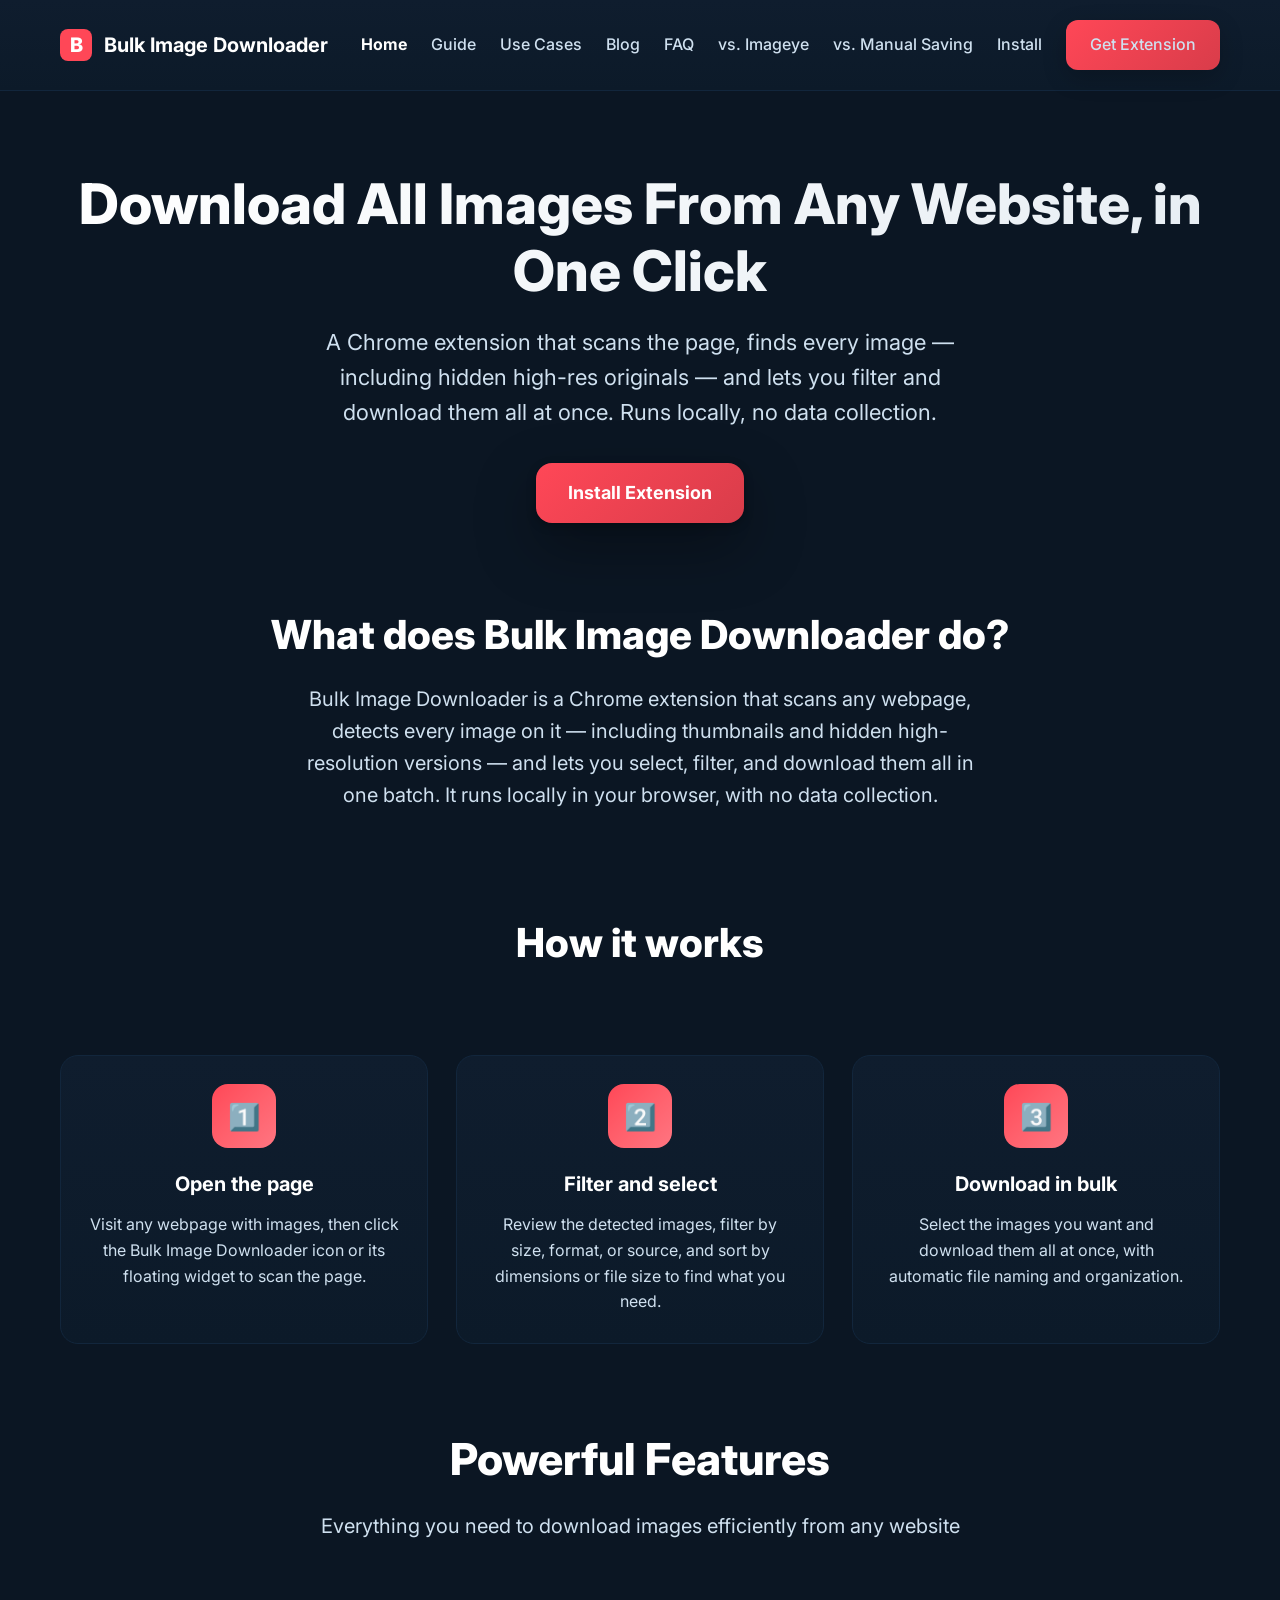
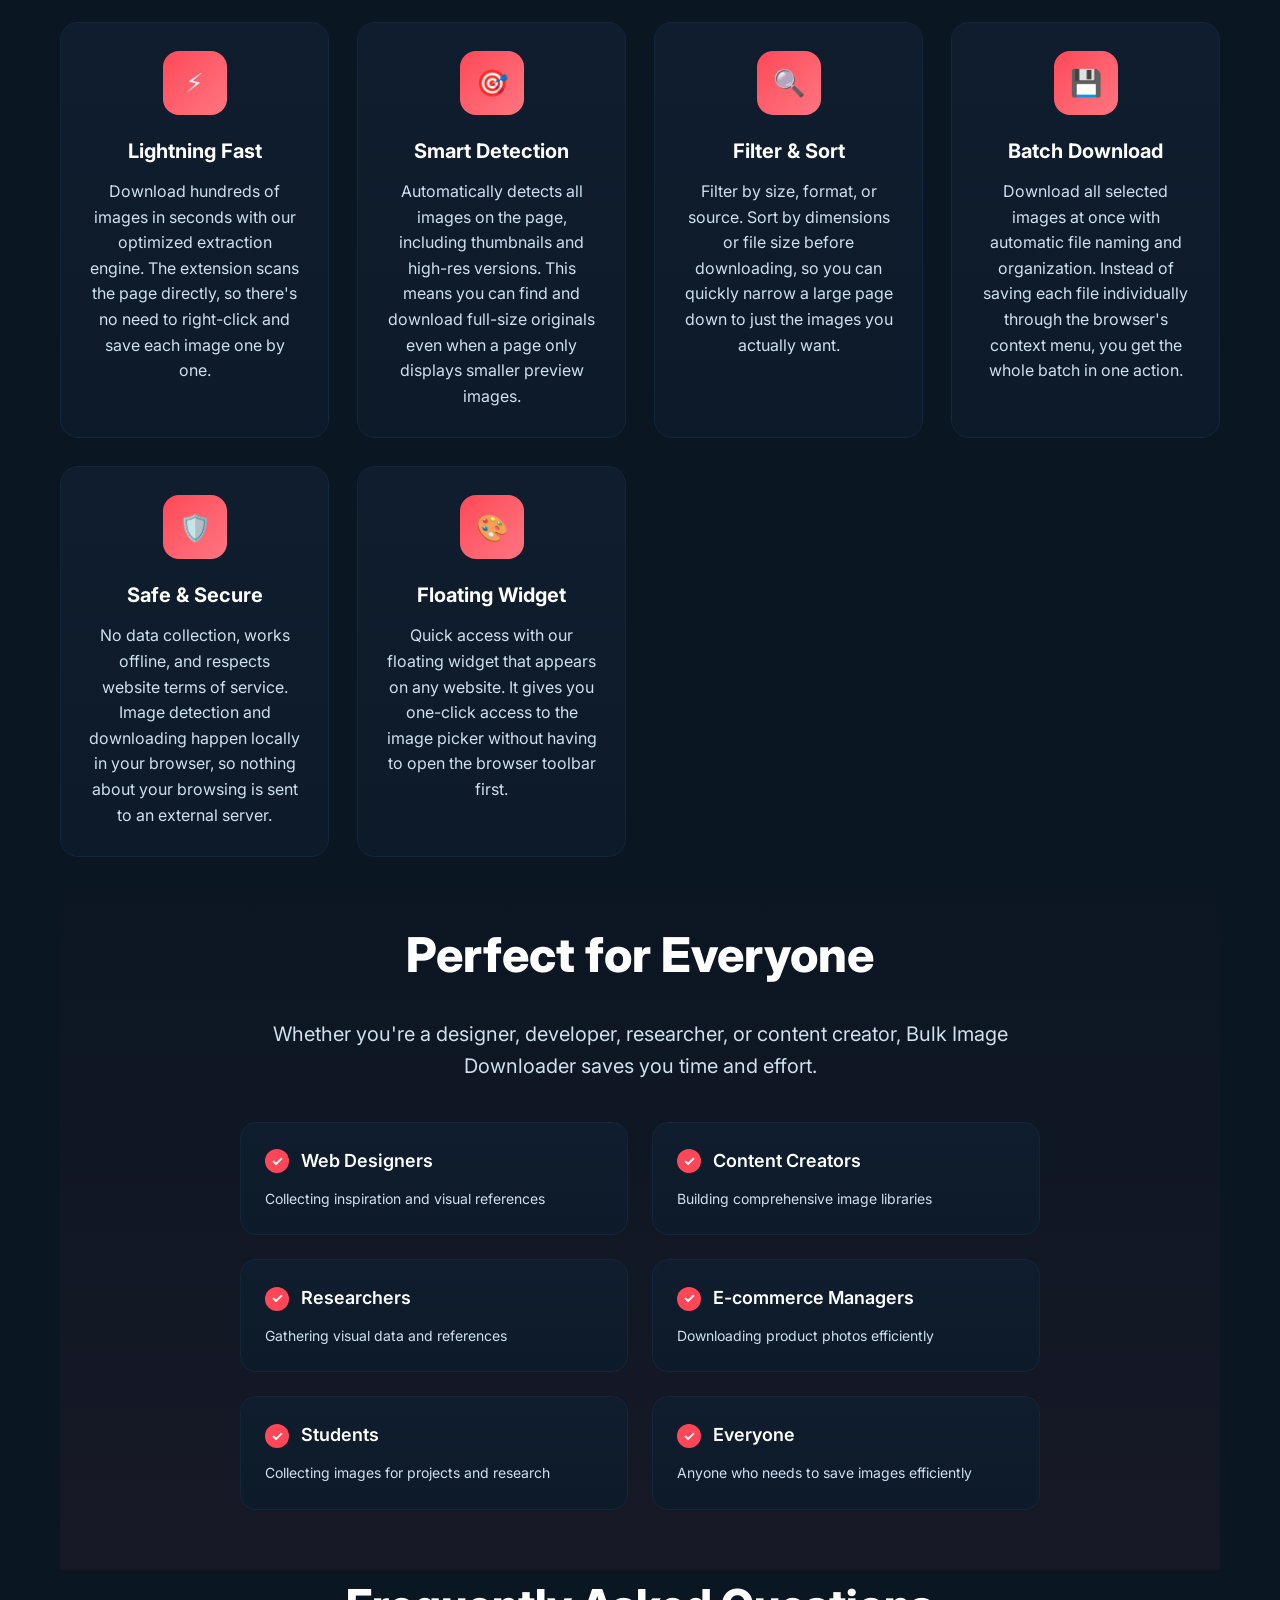
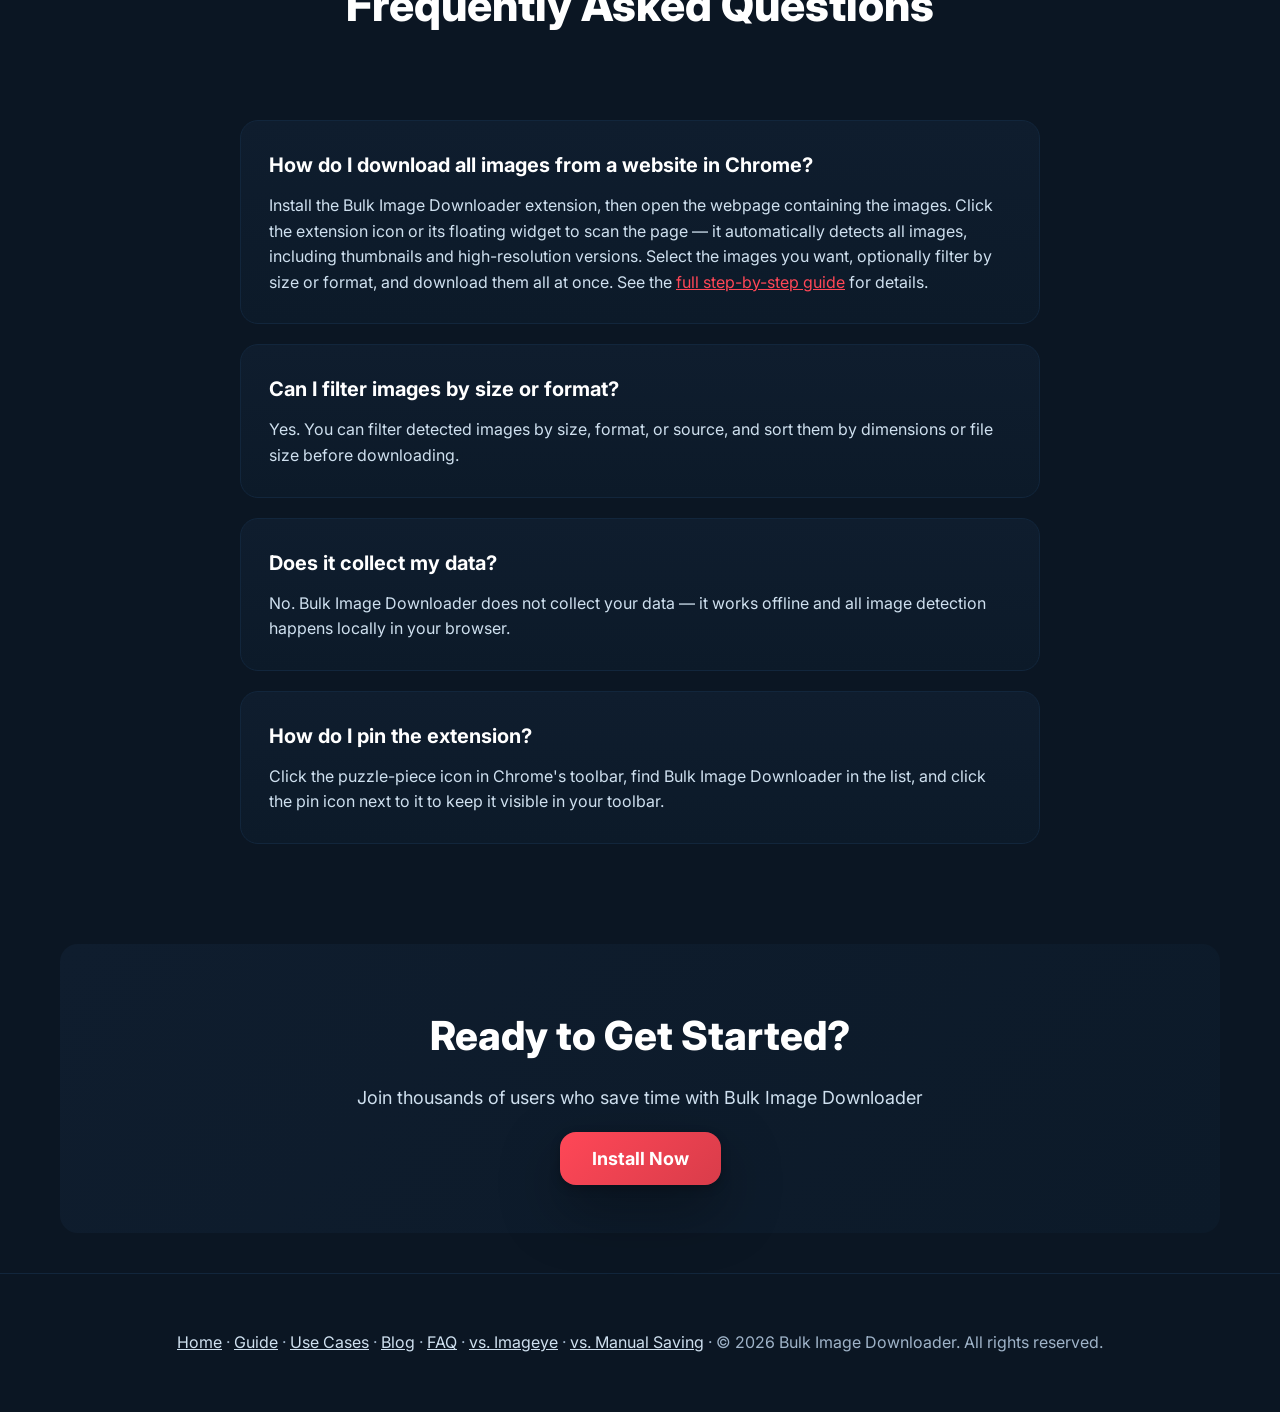
<file: index.html>
<!DOCTYPE html>
<html lang="en">
<head>
  <meta charset="utf-8" />
  <meta name="viewport" content="width=device-width, initial-scale=1" />
  <title>Bulk Image Downloader - Download Images in Bulk from Any Website</title>
  <meta name="description" content="Extract and download hundreds of images from any website instantly with our powerful Chrome extension. Fast and easy to use." />
  <meta name="keywords" content="bulk image downloader, image extractor, chrome extension, download images, web scraping, image grabber" />
  <link rel="canonical" href="https://bulk-image-downloader.com/" />

  <!-- Open Graph -->
  <meta property="og:type" content="website" />
  <meta property="og:url" content="https://bulk-image-downloader.com/" />
  <meta property="og:title" content="Bulk Image Downloader - Download Images in Bulk from Any Website" />
  <meta property="og:description" content="Extract and download hundreds of images from any website instantly with our powerful Chrome extension. Fast and easy to use." />
  <meta property="og:image" content="https://bulk-image-downloader.com/Landing_Screen_1.png" />
  <meta property="og:site_name" content="Bulk Image Downloader" />

  <!-- Twitter Card -->
  <meta name="twitter:card" content="summary_large_image" />
  <meta name="twitter:title" content="Bulk Image Downloader - Download Images in Bulk from Any Website" />
  <meta name="twitter:description" content="Extract and download hundreds of images from any website instantly with our powerful Chrome extension. Fast and easy to use." />
  <meta name="twitter:image" content="https://bulk-image-downloader.com/Landing_Screen_1.png" />

  <!-- Google Tag Manager -->
  <script>(function(w,d,s,l,i){w[l]=w[l]||[];w[l].push({'gtm.start':
  new Date().getTime(),event:'gtm.js'});var f=d.getElementsByTagName(s)[0],
  j=d.createElement(s),dl=l!='dataLayer'?'&l='+l:'';j.async=true;j.src=
  'https://www.googletagmanager.com/gtm.js?id='+i+dl;f.parentNode.insertBefore(j,f);
  })(window,document,'script','dataLayer','GTM-KWNNQT8N');</script>
  <!-- End Google Tag Manager -->

  <!-- Umami tracking -->
  <script defer src="https://cloud.umami.is/script.js" data-website-id="cbf2f890-7747-4fc9-b581-79adfbaeee85"></script>
  
  <!-- Favicons -->
  <link rel="icon" type="image/png" href="/favicon-96x96.png" sizes="96x96" />
  <link rel="icon" type="image/svg+xml" href="/favicon.svg" />
  <link rel="shortcut icon" href="/favicon.ico" />
  <link rel="apple-touch-icon" sizes="180x180" href="/apple-touch-icon.png" />
  <link rel="manifest" href="/site.webmanifest" />
  
  <!-- Typography -->
  <link rel="preconnect" href="https://fonts.googleapis.com">
  <link rel="preconnect" href="https://fonts.gstatic.com" crossorigin>
  <link href="https://fonts.googleapis.com/css2?family=Inter:wght@400;500;600;700;800&display=swap" rel="stylesheet">

  <link rel="stylesheet" href="/shared/base.css" />
  <style>
    /* Features section: this page's sections sit flush below a tighter hero,
       so this page needs a taller section-header gap than the base default. */
    .section-header {
      margin-bottom: 80px;
    }

    .feature-icon {
      width: 64px;
      height: 64px;
    }
  </style>

  <!-- Structured Data -->
  <script type="application/ld+json">
  {
    "@context": "https://schema.org",
    "@type": "SoftwareApplication",
    "name": "Bulk Image Downloader",
    "url": "https://bulk-image-downloader.com/",
    "applicationCategory": "BrowserApplication",
    "operatingSystem": "Chrome",
    "description": "Extract and download hundreds of images from any website instantly with a Chrome extension.",
    "downloadUrl": "https://chromewebstore.google.com/detail/bulk-image-downloader/kbafpfajhhaeilcldcmmjbgjlecnbfgj"
  }
  </script>

  <script type="application/ld+json">
  {
    "@context": "https://schema.org",
    "@type": "FAQPage",
    "mainEntity": [
      {
        "@type": "Question",
        "name": "How do I download all images from a website in Chrome?",
        "acceptedAnswer": {
          "@type": "Answer",
          "text": "Install the Bulk Image Downloader extension, then open the webpage containing the images. Click the extension icon or its floating widget to scan the page — it automatically detects all images, including thumbnails and high-resolution versions. Select the images you want, optionally filter by size or format, and download them all at once."
        }
      },
      {
        "@type": "Question",
        "name": "Can I filter images by size or format?",
        "acceptedAnswer": {
          "@type": "Answer",
          "text": "Yes. You can filter detected images by size, format, or source, and sort them by dimensions or file size before downloading."
        }
      },
      {
        "@type": "Question",
        "name": "Does it collect my data?",
        "acceptedAnswer": {
          "@type": "Answer",
          "text": "No. Bulk Image Downloader does not collect your data — it works offline and all image detection happens locally in your browser."
        }
      },
      {
        "@type": "Question",
        "name": "How do I pin the extension?",
        "acceptedAnswer": {
          "@type": "Answer",
          "text": "Click the puzzle-piece icon in Chrome's toolbar, find Bulk Image Downloader in the list, and click the pin icon next to it to keep it visible in your toolbar."
        }
      }
    ]
  }
  </script>
</head>
<body>
  <!-- Google Tag Manager (noscript) -->
  <noscript><iframe src="https://www.googletagmanager.com/ns.html?id=GTM-KWNNQT8N"
  height="0" width="0" style="display:none;visibility:hidden"></iframe></noscript>
  <!-- End Google Tag Manager (noscript) -->

    <header class="header">
    <div class="header-content">
      <a href="/" class="logo">
        <div class="logo-icon">B</div>
        Bulk Image Downloader
      </a>
      <nav class="nav">
        <a href="/" class="nav-link active">Home</a>
        <a href="/guide/" class="nav-link">Guide</a>
        <a href="/use-cases/" class="nav-link">Use Cases</a>
        <a href="/blog/" class="nav-link">Blog</a>
        <a href="/faq/" class="nav-link">FAQ</a>
        <a href="/vs-imageye/" class="nav-link">vs. Imageye</a>
        <a href="/vs-manual-saving/" class="nav-link">vs. Manual Saving</a>
        <a href="/install" class="nav-link">Install</a>
        <a href="https://chromewebstore.google.com/detail/bulk-image-downloader/kbafpfajhhaeilcldcmmjbgjlecnbfgj" class="cta-button" target="_blank">Get Extension</a>
      </nav>
    </div>
  </header>

  <main class="main">
    <!-- Hero Section -->
    <section class="hero">
      <h1>Download All Images From Any Website, in One Click</h1>
      <p>A Chrome extension that scans the page, finds every image — including hidden high-res originals — and lets you filter and download them all at once. Runs locally, no data collection.</p>
      <div class="hero-cta">
        <a href="https://chromewebstore.google.com/detail/bulk-image-downloader/kbafpfajhhaeilcldcmmjbgjlecnbfgj" class="btn-primary" target="_blank">Install Extension</a>
      </div>
    </section>

    <!-- What it does -->
    <section id="what-it-does" class="section-pad-t20">
      <div class="section-header section-header--tight">
        <h2 class="section-title section-title--md">What does Bulk Image Downloader do?</h2>
        <p class="section-subtitle">Bulk Image Downloader is a Chrome extension that scans any webpage, detects every image on it — including thumbnails and hidden high-resolution versions — and lets you select, filter, and download them all in one batch. It runs locally in your browser, with no data collection.</p>
      </div>
    </section>

    <!-- How it works -->
    <section id="how-it-works" class="section-pad-t20-b40">
      <div class="section-header section-header--tight">
        <h2 class="section-title section-title--md">How it works</h2>
      </div>
      <div class="features-grid features-grid--flush">
        <div class="feature-card">
          <div class="feature-icon">1️⃣</div>
          <h3 class="feature-title">Open the page</h3>
          <p class="feature-description">Visit any webpage with images, then click the Bulk Image Downloader icon or its floating widget to scan the page.</p>
        </div>
        <div class="feature-card">
          <div class="feature-icon">2️⃣</div>
          <h3 class="feature-title">Filter and select</h3>
          <p class="feature-description">Review the detected images, filter by size, format, or source, and sort by dimensions or file size to find what you need.</p>
        </div>
        <div class="feature-card">
          <div class="feature-icon">3️⃣</div>
          <h3 class="feature-title">Download in bulk</h3>
          <p class="feature-description">Select the images you want and download them all at once, with automatic file naming and organization.</p>
        </div>
      </div>
    </section>

    <!-- Features Section -->
    <section class="features-section" id="features">
      <div class="section-header">
        <h2 class="section-title">Powerful Features</h2>
        <p class="section-subtitle">Everything you need to download images efficiently from any website</p>
      </div>
      <div class="features-grid">
        <div class="feature-card">
          <div class="feature-icon">⚡</div>
          <h3 class="feature-title">Lightning Fast</h3>
          <p class="feature-description">Download hundreds of images in seconds with our optimized extraction engine. The extension scans the page directly, so there's no need to right-click and save each image one by one.</p>
        </div>
        <div class="feature-card">
          <div class="feature-icon">🎯</div>
          <h3 class="feature-title">Smart Detection</h3>
          <p class="feature-description">Automatically detects all images on the page, including thumbnails and high-res versions. This means you can find and download full-size originals even when a page only displays smaller preview images.</p>
        </div>
        <div class="feature-card">
          <div class="feature-icon">🔍</div>
          <h3 class="feature-title">Filter & Sort</h3>
          <p class="feature-description">Filter by size, format, or source. Sort by dimensions or file size before downloading, so you can quickly narrow a large page down to just the images you actually want.</p>
        </div>
        <div class="feature-card">
          <div class="feature-icon">💾</div>
          <h3 class="feature-title">Batch Download</h3>
          <p class="feature-description">Download all selected images at once with automatic file naming and organization. Instead of saving each file individually through the browser's context menu, you get the whole batch in one action.</p>
        </div>
        <div class="feature-card">
          <div class="feature-icon">🛡️</div>
          <h3 class="feature-title">Safe & Secure</h3>
          <p class="feature-description">No data collection, works offline, and respects website terms of service. Image detection and downloading happen locally in your browser, so nothing about your browsing is sent to an external server.</p>
        </div>
        <div class="feature-card">
          <div class="feature-icon">🎨</div>
          <h3 class="feature-title">Floating Widget</h3>
          <p class="feature-description">Quick access with our floating widget that appears on any website. It gives you one-click access to the image picker without having to open the browser toolbar first.</p>
        </div>
      </div>
    </section>

    <!-- Benefits Section -->
    <section class="benefits" id="benefits">
      <div class="benefits-content benefits-content--center">
        <div class="benefits-text benefits-text--hero">
          <h2>Perfect for Everyone</h2>
          <p>Whether you're a designer, developer, researcher, or content creator, Bulk Image Downloader saves you time and effort.</p>
          <div class="persona-grid">
            <div class="persona-card">
              <div class="persona-card__header">
                <div class="persona-card__check">✓</div>
                <h3>Web Designers</h3>
              </div>
              <p>Collecting inspiration and visual references</p>
            </div>
            <div class="persona-card">
              <div class="persona-card__header">
                <div class="persona-card__check">✓</div>
                <h3>Content Creators</h3>
              </div>
              <p>Building comprehensive image libraries</p>
            </div>
            <div class="persona-card">
              <div class="persona-card__header">
                <div class="persona-card__check">✓</div>
                <h3>Researchers</h3>
              </div>
              <p>Gathering visual data and references</p>
            </div>
            <div class="persona-card">
              <div class="persona-card__header">
                <div class="persona-card__check">✓</div>
                <h3>E-commerce Managers</h3>
              </div>
              <p>Downloading product photos efficiently</p>
            </div>
            <div class="persona-card">
              <div class="persona-card__header">
                <div class="persona-card__check">✓</div>
                <h3>Students</h3>
              </div>
              <p>Collecting images for projects and research</p>
            </div>
            <div class="persona-card">
              <div class="persona-card__header">
                <div class="persona-card__check">✓</div>
                <h3>Everyone</h3>
              </div>
              <p>Anyone who needs to save images efficiently</p>
            </div>
          </div>
        </div>
      </div>
    </section>

    <!-- FAQ Section -->
    <section id="faq" class="section-pad-b60">
      <div class="section-header">
        <h2 class="section-title">Frequently Asked Questions</h2>
      </div>
      <div class="qa-list">
        <div class="feature-card feature-card--left">
          <h3 class="feature-title">How do I download all images from a website in Chrome?</h3>
          <p class="feature-description">Install the Bulk Image Downloader extension, then open the webpage containing the images. Click the extension icon or its floating widget to scan the page — it automatically detects all images, including thumbnails and high-resolution versions. Select the images you want, optionally filter by size or format, and download them all at once. See the <a href="/guide/" class="link-accent">full step-by-step guide</a> for details.</p>
        </div>
        <div class="feature-card feature-card--left">
          <h3 class="feature-title">Can I filter images by size or format?</h3>
          <p class="feature-description">Yes. You can filter detected images by size, format, or source, and sort them by dimensions or file size before downloading.</p>
        </div>
        <div class="feature-card feature-card--left">
          <h3 class="feature-title">Does it collect my data?</h3>
          <p class="feature-description">No. Bulk Image Downloader does not collect your data — it works offline and all image detection happens locally in your browser.</p>
        </div>
        <div class="feature-card feature-card--left">
          <h3 class="feature-title">How do I pin the extension?</h3>
          <p class="feature-description">Click the puzzle-piece icon in Chrome's toolbar, find Bulk Image Downloader in the list, and click the pin icon next to it to keep it visible in your toolbar.</p>
        </div>
      </div>
    </section>

    <!-- CTA Section -->
    <section class="cta-section">
      <h2>Ready to Get Started?</h2>
      <p>Join thousands of users who save time with Bulk Image Downloader</p>
      <a href="https://chromewebstore.google.com/detail/bulk-image-downloader/kbafpfajhhaeilcldcmmjbgjlecnbfgj" class="btn-primary" target="_blank">Install Now</a>
    </section>
  </main>

    <footer class="footer">
    <p><a href="/">Home</a> · <a href="/guide/">Guide</a> · <a href="/use-cases/">Use Cases</a> · <a href="/blog/">Blog</a> · <a href="/faq/">FAQ</a> · <a href="/vs-imageye/">vs. Imageye</a> · <a href="/vs-manual-saving/">vs. Manual Saving</a> · © 2026 Bulk Image Downloader. All rights reserved.</p>
  </footer>
</body>
</html>
</file>
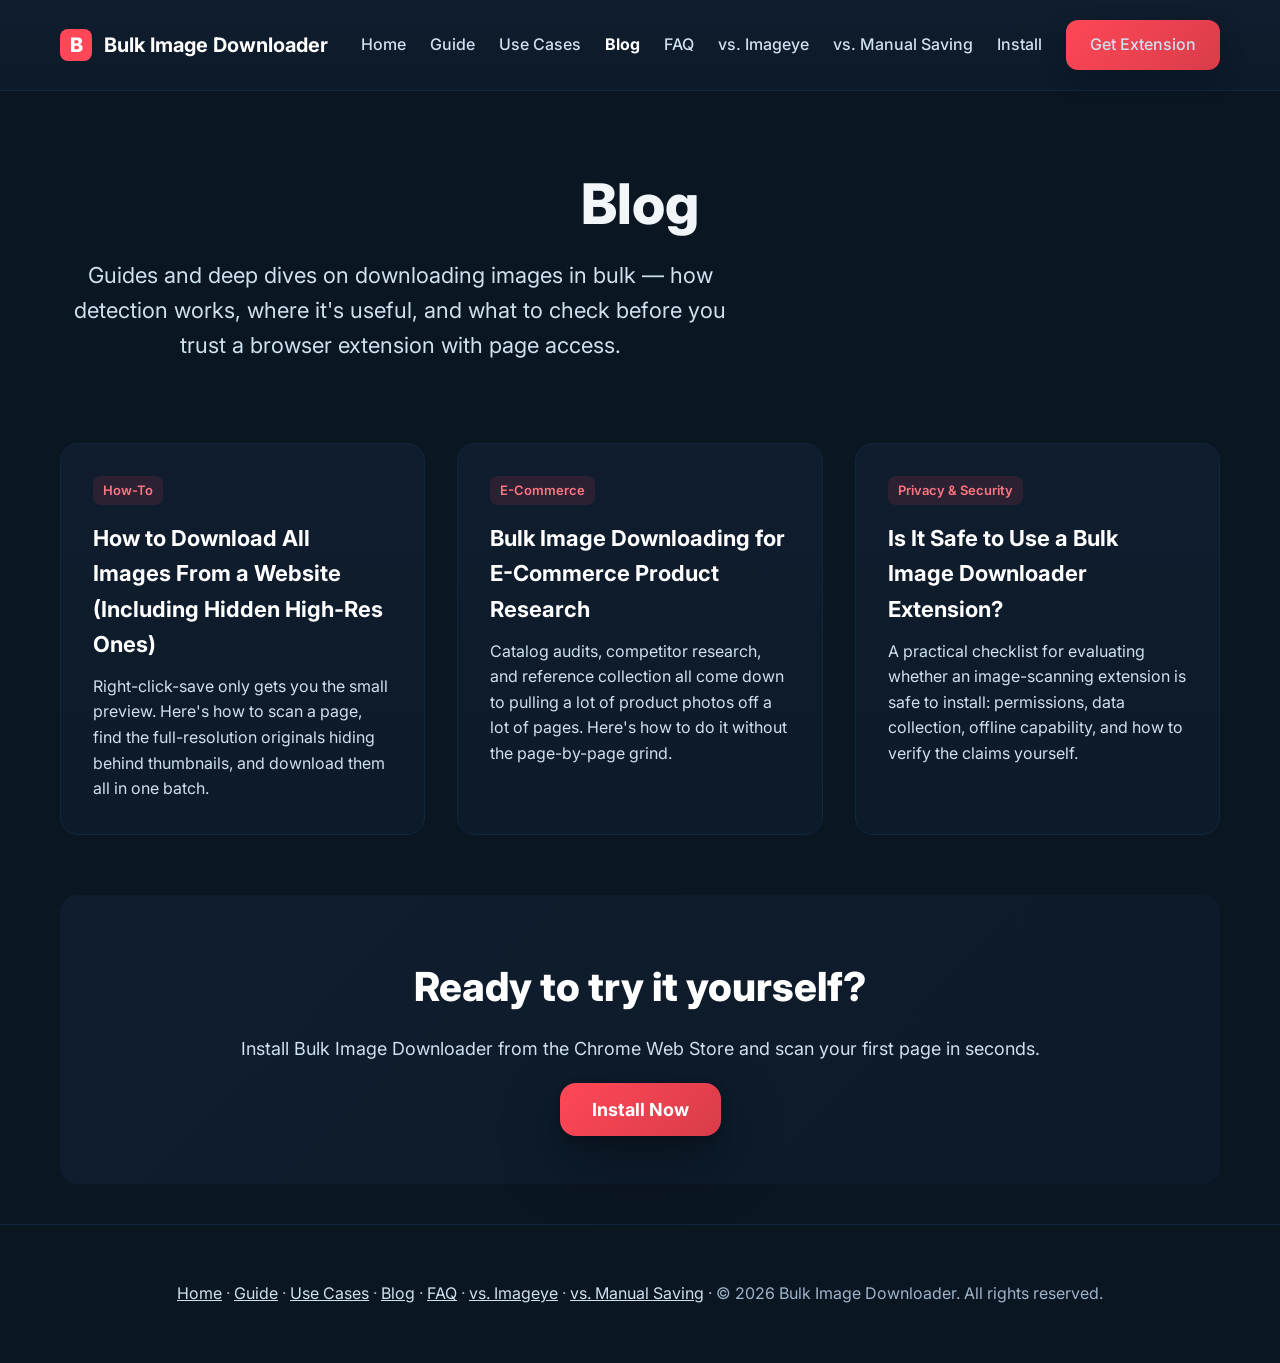
<file: blog/index.html>
<!DOCTYPE html>
<html lang="en">
<head>
  <meta charset="utf-8" />
  <meta name="viewport" content="width=device-width, initial-scale=1" />
  <title>Blog | Bulk Image Downloader</title>
  <meta name="description" content="Guides and deep dives on downloading images in bulk: full-resolution detection, e-commerce research workflows, and extension privacy and security." />
  <meta name="keywords" content="bulk image downloader blog, download all images from a website, image downloader extension, bulk download images" />
  <link rel="canonical" href="https://bulk-image-downloader.com/blog/" />

  <!-- Open Graph -->
  <meta property="og:type" content="website" />
  <meta property="og:url" content="https://bulk-image-downloader.com/blog/" />
  <meta property="og:title" content="Blog | Bulk Image Downloader" />
  <meta property="og:description" content="Guides and deep dives on downloading images in bulk: full-resolution detection, e-commerce research workflows, and extension privacy and security." />
  <meta property="og:image" content="https://bulk-image-downloader.com/Landing_Screen_1.png" />
  <meta property="og:site_name" content="Bulk Image Downloader" />

  <!-- Twitter Card -->
  <meta name="twitter:card" content="summary_large_image" />
  <meta name="twitter:title" content="Blog | Bulk Image Downloader" />
  <meta name="twitter:description" content="Guides and deep dives on downloading images in bulk: full-resolution detection, e-commerce research workflows, and extension privacy and security." />
  <meta name="twitter:image" content="https://bulk-image-downloader.com/Landing_Screen_1.png" />

  <!-- Google Tag Manager -->
  <script>(function(w,d,s,l,i){w[l]=w[l]||[];w[l].push({'gtm.start':
  new Date().getTime(),event:'gtm.js'});var f=d.getElementsByTagName(s)[0],
  j=d.createElement(s),dl=l!='dataLayer'?'&l='+l:'';j.async=true;j.src=
  'https://www.googletagmanager.com/gtm.js?id='+i+dl;f.parentNode.insertBefore(j,f);
  })(window,document,'script','dataLayer','GTM-KWNNQT8N');</script>
  <!-- End Google Tag Manager -->

  <!-- Umami tracking -->
  <script defer src="https://cloud.umami.is/script.js" data-website-id="cbf2f890-7747-4fc9-b581-79adfbaeee85"></script>

  <!-- Favicons -->
  <link rel="icon" type="image/png" href="/favicon-96x96.png" sizes="96x96" />
  <link rel="icon" type="image/svg+xml" href="/favicon.svg" />
  <link rel="shortcut icon" href="/favicon.ico" />
  <link rel="apple-touch-icon" sizes="180x180" href="/apple-touch-icon.png" />
  <link rel="manifest" href="/site.webmanifest" />

  <!-- Typography -->
  <link rel="preconnect" href="https://fonts.googleapis.com">
  <link rel="preconnect" href="https://fonts.gstatic.com" crossorigin>
  <link href="https://fonts.googleapis.com/css2?family=Inter:wght@400;500;600;700;800&display=swap" rel="stylesheet">

  <link rel="stylesheet" href="/shared/base.css" />
  <style>
    .hero {
      padding: 80px 0 40px;
    }

    .hero p {
      margin: 0 0 20px;
    }

    .posts-grid {
      display: grid;
      grid-template-columns: repeat(auto-fit, minmax(300px, 1fr));
      gap: 32px;
      margin: 20px 0 60px;
    }

    .post-card {
      background: linear-gradient(180deg, var(--card-bg), var(--card-bg-2));
      border: 1px solid var(--card-border);
      border-radius: var(--radius);
      padding: 32px;
      text-align: left;
      text-decoration: none;
      display: block;
      transition: all 0.2s;
    }

    .post-card:hover {
      transform: translateY(-4px);
      box-shadow: var(--shadow);
    }

    .post-tag {
      display: inline-block;
      background: rgba(255, 71, 87, 0.12);
      color: var(--accent-light);
      font-size: 13px;
      font-weight: 600;
      padding: 4px 10px;
      border-radius: 8px;
      margin-bottom: 16px;
    }

    .post-title {
      font-size: 22px;
      font-weight: 700;
      margin: 0 0 12px;
      color: #fff;
    }

    .post-excerpt {
      color: var(--text-muted);
      margin: 0;
      font-size: 16px;
    }

    .cta-section {
      margin: 0 0 40px;
    }

    @media (max-width: 768px) {
      .hero {
        padding: 60px 0 30px;
      }

      .posts-grid {
        grid-template-columns: 1fr;
      }
    }
  </style>

  <!-- Structured Data -->
  <script type="application/ld+json">
  {
    "@context": "https://schema.org",
    "@type": "CollectionPage",
    "name": "Blog | Bulk Image Downloader",
    "url": "https://bulk-image-downloader.com/blog/",
    "description": "Guides and deep dives on downloading images in bulk: full-resolution detection, e-commerce research workflows, and extension privacy and security.",
    "mainEntity": {
      "@type": "ItemList",
      "itemListElement": [
        {
          "@type": "ListItem",
          "position": 1,
          "url": "https://bulk-image-downloader.com/blog/how-to-download-all-images-from-a-website/",
          "name": "How to Download All Images From a Website (Including Hidden High-Res Ones)"
        },
        {
          "@type": "ListItem",
          "position": 2,
          "url": "https://bulk-image-downloader.com/blog/ecommerce-product-image-research/",
          "name": "Bulk Image Downloading for E-Commerce Product Research"
        },
        {
          "@type": "ListItem",
          "position": 3,
          "url": "https://bulk-image-downloader.com/blog/is-it-safe-bulk-image-downloader-extension/",
          "name": "Is It Safe to Use a Bulk Image Downloader Extension?"
        }
      ]
    }
  }
  </script>
</head>
<body>
  <!-- Google Tag Manager (noscript) -->
  <noscript><iframe src="https://www.googletagmanager.com/ns.html?id=GTM-KWNNQT8N"
  height="0" width="0" style="display:none;visibility:hidden"></iframe></noscript>
  <!-- End Google Tag Manager (noscript) -->

    <header class="header">
    <div class="header-content">
      <a href="/" class="logo">
        <div class="logo-icon">B</div>
        Bulk Image Downloader
      </a>
      <nav class="nav">
        <a href="/" class="nav-link">Home</a>
        <a href="/guide/" class="nav-link">Guide</a>
        <a href="/use-cases/" class="nav-link">Use Cases</a>
        <a href="/blog/" class="nav-link active">Blog</a>
        <a href="/faq/" class="nav-link">FAQ</a>
        <a href="/vs-imageye/" class="nav-link">vs. Imageye</a>
        <a href="/vs-manual-saving/" class="nav-link">vs. Manual Saving</a>
        <a href="/install" class="nav-link">Install</a>
        <a href="https://chromewebstore.google.com/detail/bulk-image-downloader/kbafpfajhhaeilcldcmmjbgjlecnbfgj" class="cta-button" target="_blank">Get Extension</a>
      </nav>
    </div>
  </header>

  <main class="main">
    <!-- Hero -->
    <section class="hero">
      <h1>Blog</h1>
      <p>Guides and deep dives on downloading images in bulk — how detection works, where it's useful, and what to check before you trust a browser extension with page access.</p>
    </section>

    <!-- Posts -->
    <section id="posts">
      <div class="posts-grid">
        <a href="/blog/how-to-download-all-images-from-a-website/" class="post-card">
          <span class="post-tag">How-To</span>
          <h2 class="post-title">How to Download All Images From a Website (Including Hidden High-Res Ones)</h2>
          <p class="post-excerpt">Right-click-save only gets you the small preview. Here's how to scan a page, find the full-resolution originals hiding behind thumbnails, and download them all in one batch.</p>
        </a>
        <a href="/blog/ecommerce-product-image-research/" class="post-card">
          <span class="post-tag">E-Commerce</span>
          <h2 class="post-title">Bulk Image Downloading for E-Commerce Product Research</h2>
          <p class="post-excerpt">Catalog audits, competitor research, and reference collection all come down to pulling a lot of product photos off a lot of pages. Here's how to do it without the page-by-page grind.</p>
        </a>
        <a href="/blog/is-it-safe-bulk-image-downloader-extension/" class="post-card">
          <span class="post-tag">Privacy &amp; Security</span>
          <h2 class="post-title">Is It Safe to Use a Bulk Image Downloader Extension?</h2>
          <p class="post-excerpt">A practical checklist for evaluating whether an image-scanning extension is safe to install: permissions, data collection, offline capability, and how to verify the claims yourself.</p>
        </a>
      </div>
    </section>

    <!-- CTA -->
    <section class="cta-section">
      <h2>Ready to try it yourself?</h2>
      <p>Install Bulk Image Downloader from the Chrome Web Store and scan your first page in seconds.</p>
      <a href="https://chromewebstore.google.com/detail/bulk-image-downloader/kbafpfajhhaeilcldcmmjbgjlecnbfgj" class="btn-primary" target="_blank">Install Now</a>
    </section>
  </main>

    <footer class="footer">
    <p><a href="/">Home</a> · <a href="/guide/">Guide</a> · <a href="/use-cases/">Use Cases</a> · <a href="/blog/">Blog</a> · <a href="/faq/">FAQ</a> · <a href="/vs-imageye/">vs. Imageye</a> · <a href="/vs-manual-saving/">vs. Manual Saving</a> · © 2026 Bulk Image Downloader. All rights reserved.</p>
  </footer>
</body>
</html>
</file>
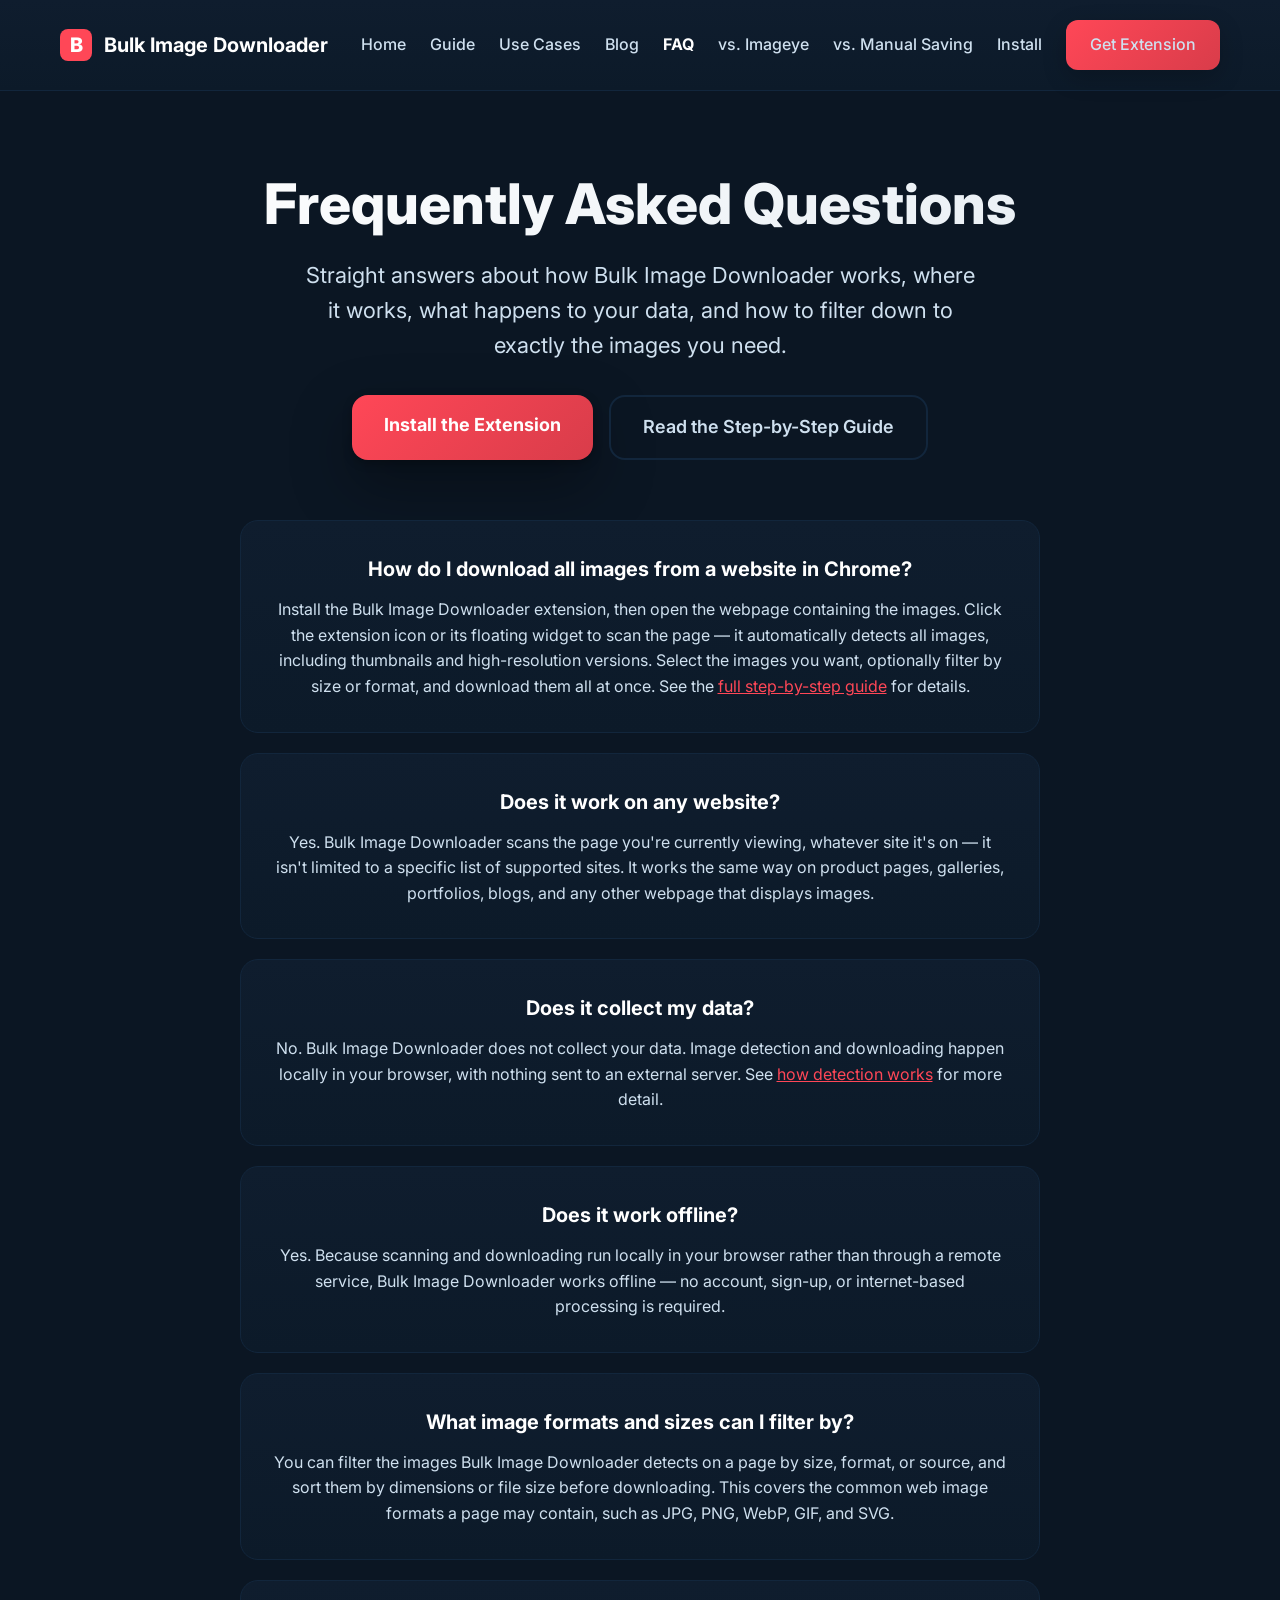
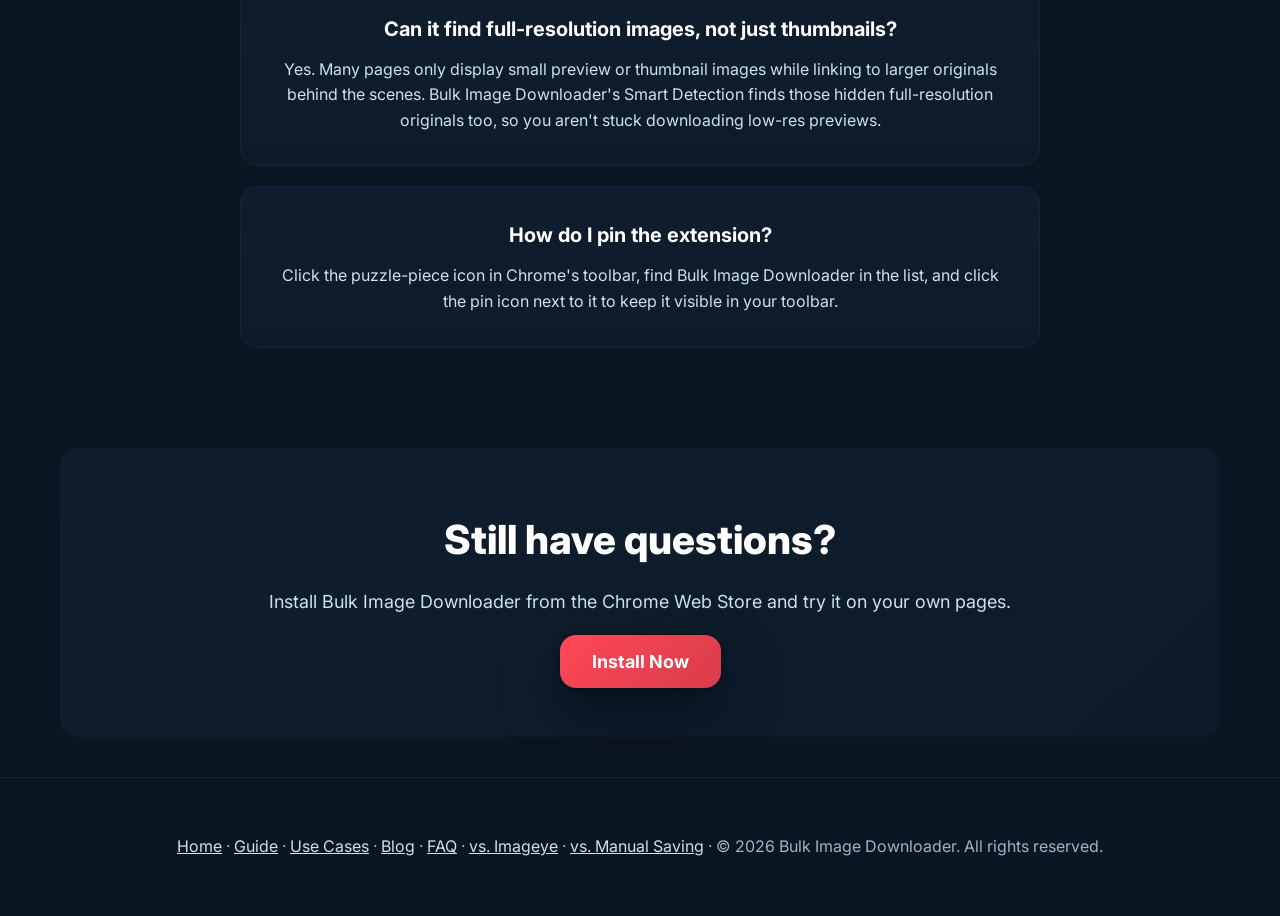
<file: faq/index.html>
<!DOCTYPE html>
<html lang="en">
<head>
  <meta charset="utf-8" />
  <meta name="viewport" content="width=device-width, initial-scale=1" />
  <title>Bulk Image Downloader FAQ - Common Questions Answered</title>
  <meta name="description" content="Answers to common questions about Bulk Image Downloader: how it works, whether it works on any website, data privacy, offline use, and filtering by size or format." />
  <meta name="keywords" content="bulk image downloader faq, download all images from a website chrome, image downloader extension, image downloader no data collection" />
  <link rel="canonical" href="https://bulk-image-downloader.com/faq/" />

  <!-- Open Graph -->
  <meta property="og:type" content="website" />
  <meta property="og:url" content="https://bulk-image-downloader.com/faq/" />
  <meta property="og:title" content="Bulk Image Downloader FAQ - Common Questions Answered" />
  <meta property="og:description" content="Answers to common questions about Bulk Image Downloader: how it works, whether it works on any website, data privacy, offline use, and filtering by size or format." />
  <meta property="og:image" content="https://bulk-image-downloader.com/Landing_Screen_1.png" />
  <meta property="og:site_name" content="Bulk Image Downloader" />

  <!-- Twitter Card -->
  <meta name="twitter:card" content="summary_large_image" />
  <meta name="twitter:title" content="Bulk Image Downloader FAQ - Common Questions Answered" />
  <meta name="twitter:description" content="Answers to common questions about Bulk Image Downloader: how it works, whether it works on any website, data privacy, offline use, and filtering by size or format." />
  <meta name="twitter:image" content="https://bulk-image-downloader.com/Landing_Screen_1.png" />

  <!-- Google Tag Manager -->
  <script>(function(w,d,s,l,i){w[l]=w[l]||[];w[l].push({'gtm.start':
  new Date().getTime(),event:'gtm.js'});var f=d.getElementsByTagName(s)[0],
  j=d.createElement(s),dl=l!='dataLayer'?'&l='+l:'';j.async=true;j.src=
  'https://www.googletagmanager.com/gtm.js?id='+i+dl;f.parentNode.insertBefore(j,f);
  })(window,document,'script','dataLayer','GTM-KWNNQT8N');</script>
  <!-- End Google Tag Manager -->

  <!-- Umami tracking -->
  <script defer src="https://cloud.umami.is/script.js" data-website-id="cbf2f890-7747-4fc9-b581-79adfbaeee85"></script>

  <!-- Favicons -->
  <link rel="icon" type="image/png" href="/favicon-96x96.png" sizes="96x96" />
  <link rel="icon" type="image/svg+xml" href="/favicon.svg" />
  <link rel="shortcut icon" href="/favicon.ico" />
  <link rel="apple-touch-icon" sizes="180x180" href="/apple-touch-icon.png" />
  <link rel="manifest" href="/site.webmanifest" />

  <!-- Typography -->
  <link rel="preconnect" href="https://fonts.googleapis.com">
  <link rel="preconnect" href="https://fonts.gstatic.com" crossorigin>
  <link href="https://fonts.googleapis.com/css2?family=Inter:wght@400;500;600;700;800&display=swap" rel="stylesheet">

  <link rel="stylesheet" href="/shared/base.css" />
  <style>
    /* This page's Q&A cards get more breathing room than the base default */
    .feature-card {
      padding: 32px;
    }

    .feature-description a {
      color: var(--accent);
    }
  </style>

  <!-- Structured Data: FAQPage -->
  <script type="application/ld+json">
  {
    "@context": "https://schema.org",
    "@type": "FAQPage",
    "mainEntity": [
      {
        "@type": "Question",
        "name": "How do I download all images from a website in Chrome?",
        "acceptedAnswer": {
          "@type": "Answer",
          "text": "Install the Bulk Image Downloader extension, then open the webpage containing the images. Click the extension icon or its floating widget to scan the page — it automatically detects all images, including thumbnails and high-resolution versions. Select the images you want, optionally filter by size or format, and download them all at once. See the full step-by-step guide for details."
        }
      },
      {
        "@type": "Question",
        "name": "Does it work on any website?",
        "acceptedAnswer": {
          "@type": "Answer",
          "text": "Yes. Bulk Image Downloader scans the page you're currently viewing, whatever site it's on — it isn't limited to a specific list of supported sites. It works the same way on product pages, galleries, portfolios, blogs, and any other webpage that displays images."
        }
      },
      {
        "@type": "Question",
        "name": "Does it collect my data?",
        "acceptedAnswer": {
          "@type": "Answer",
          "text": "No. Bulk Image Downloader does not collect your data. Image detection and downloading happen locally in your browser, with nothing sent to an external server. See how detection works for more detail."
        }
      },
      {
        "@type": "Question",
        "name": "Does it work offline?",
        "acceptedAnswer": {
          "@type": "Answer",
          "text": "Yes. Because scanning and downloading run locally in your browser rather than through a remote service, Bulk Image Downloader works offline — no account, sign-up, or internet-based processing is required."
        }
      },
      {
        "@type": "Question",
        "name": "What image formats and sizes can I filter by?",
        "acceptedAnswer": {
          "@type": "Answer",
          "text": "You can filter the images Bulk Image Downloader detects on a page by size, format, or source, and sort them by dimensions or file size before downloading. This covers the common web image formats a page may contain, such as JPG, PNG, WebP, GIF, and SVG."
        }
      },
      {
        "@type": "Question",
        "name": "Can it find full-resolution images, not just thumbnails?",
        "acceptedAnswer": {
          "@type": "Answer",
          "text": "Yes. Many pages only display small preview or thumbnail images while linking to larger originals behind the scenes. Bulk Image Downloader's Smart Detection finds those hidden full-resolution originals too, so you aren't stuck downloading low-res previews."
        }
      },
      {
        "@type": "Question",
        "name": "How do I pin the extension?",
        "acceptedAnswer": {
          "@type": "Answer",
          "text": "Click the puzzle-piece icon in Chrome's toolbar, find Bulk Image Downloader in the list, and click the pin icon next to it to keep it visible in your toolbar."
        }
      }
    ]
  }
  </script>
</head>
<body>
  <!-- Google Tag Manager (noscript) -->
  <noscript><iframe src="https://www.googletagmanager.com/ns.html?id=GTM-KWNNQT8N"
  height="0" width="0" style="display:none;visibility:hidden"></iframe></noscript>
  <!-- End Google Tag Manager (noscript) -->

    <header class="header">
    <div class="header-content">
      <a href="/" class="logo">
        <div class="logo-icon">B</div>
        Bulk Image Downloader
      </a>
      <nav class="nav">
        <a href="/" class="nav-link">Home</a>
        <a href="/guide/" class="nav-link">Guide</a>
        <a href="/use-cases/" class="nav-link">Use Cases</a>
        <a href="/blog/" class="nav-link">Blog</a>
        <a href="/faq/" class="nav-link active">FAQ</a>
        <a href="/vs-imageye/" class="nav-link">vs. Imageye</a>
        <a href="/vs-manual-saving/" class="nav-link">vs. Manual Saving</a>
        <a href="/install" class="nav-link">Install</a>
        <a href="https://chromewebstore.google.com/detail/bulk-image-downloader/kbafpfajhhaeilcldcmmjbgjlecnbfgj" class="cta-button" target="_blank">Get Extension</a>
      </nav>
    </div>
  </header>

  <main class="main">
    <!-- Hero -->
    <section class="hero">
      <h1>Frequently Asked Questions</h1>
      <p>Straight answers about how Bulk Image Downloader works, where it works, what happens to your data, and how to filter down to exactly the images you need.</p>
      <div class="hero-cta">
        <a href="https://chromewebstore.google.com/detail/bulk-image-downloader/kbafpfajhhaeilcldcmmjbgjlecnbfgj" class="btn-primary" target="_blank">Install the Extension</a>
        <a href="/guide/" class="btn-secondary">Read the Step-by-Step Guide</a>
      </div>
    </section>

    <!-- FAQ -->
    <section id="faq" class="section-pad-b60">
      <div class="qa-list">
        <div class="feature-card">
          <h2 class="feature-title">How do I download all images from a website in Chrome?</h2>
          <p class="feature-description">Install the Bulk Image Downloader extension, then open the webpage containing the images. Click the extension icon or its floating widget to scan the page — it automatically detects all images, including thumbnails and high-resolution versions. Select the images you want, optionally filter by size or format, and download them all at once. See the <a href="/guide/">full step-by-step guide</a> for details.</p>
        </div>
        <div class="feature-card">
          <h2 class="feature-title">Does it work on any website?</h2>
          <p class="feature-description">Yes. Bulk Image Downloader scans the page you're currently viewing, whatever site it's on — it isn't limited to a specific list of supported sites. It works the same way on product pages, galleries, portfolios, blogs, and any other webpage that displays images.</p>
        </div>
        <div class="feature-card">
          <h2 class="feature-title">Does it collect my data?</h2>
          <p class="feature-description">No. Bulk Image Downloader does not collect your data. Image detection and downloading happen locally in your browser, with nothing sent to an external server. See <a href="/guide/#detection">how detection works</a> for more detail.</p>
        </div>
        <div class="feature-card">
          <h2 class="feature-title">Does it work offline?</h2>
          <p class="feature-description">Yes. Because scanning and downloading run locally in your browser rather than through a remote service, Bulk Image Downloader works offline — no account, sign-up, or internet-based processing is required.</p>
        </div>
        <div class="feature-card">
          <h2 class="feature-title">What image formats and sizes can I filter by?</h2>
          <p class="feature-description">You can filter the images Bulk Image Downloader detects on a page by size, format, or source, and sort them by dimensions or file size before downloading. This covers the common web image formats a page may contain, such as JPG, PNG, WebP, GIF, and SVG.</p>
        </div>
        <div class="feature-card">
          <h2 class="feature-title">Can it find full-resolution images, not just thumbnails?</h2>
          <p class="feature-description">Yes. Many pages only display small preview or thumbnail images while linking to larger originals behind the scenes. Bulk Image Downloader's Smart Detection finds those hidden full-resolution originals too, so you aren't stuck downloading low-res previews.</p>
        </div>
        <div class="feature-card">
          <h2 class="feature-title">How do I pin the extension?</h2>
          <p class="feature-description">Click the puzzle-piece icon in Chrome's toolbar, find Bulk Image Downloader in the list, and click the pin icon next to it to keep it visible in your toolbar.</p>
        </div>
      </div>
    </section>

    <!-- CTA -->
    <section class="cta-section">
      <h2>Still have questions?</h2>
      <p>Install Bulk Image Downloader from the Chrome Web Store and try it on your own pages.</p>
      <a href="https://chromewebstore.google.com/detail/bulk-image-downloader/kbafpfajhhaeilcldcmmjbgjlecnbfgj" class="btn-primary" target="_blank">Install Now</a>
    </section>
  </main>

    <footer class="footer">
    <p><a href="/">Home</a> · <a href="/guide/">Guide</a> · <a href="/use-cases/">Use Cases</a> · <a href="/blog/">Blog</a> · <a href="/faq/">FAQ</a> · <a href="/vs-imageye/">vs. Imageye</a> · <a href="/vs-manual-saving/">vs. Manual Saving</a> · © 2026 Bulk Image Downloader. All rights reserved.</p>
  </footer>
</body>
</html>
</file>
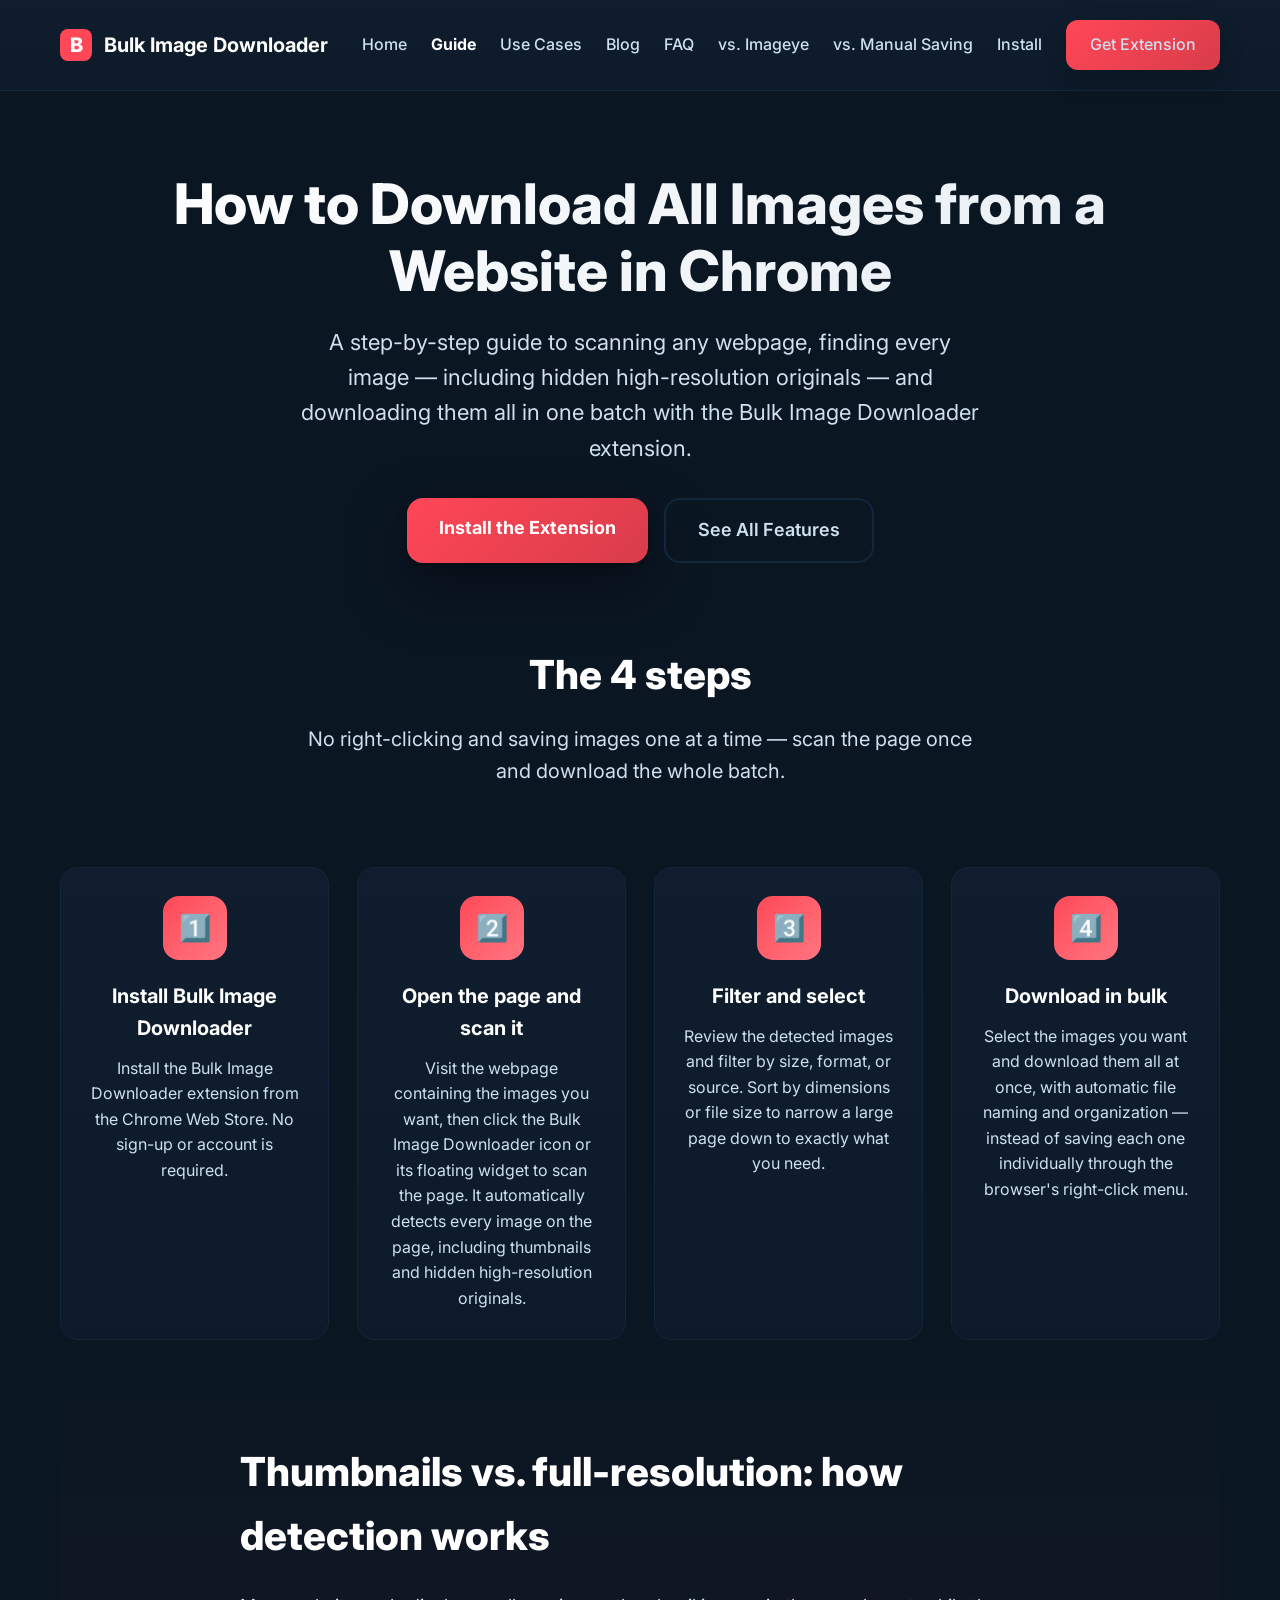
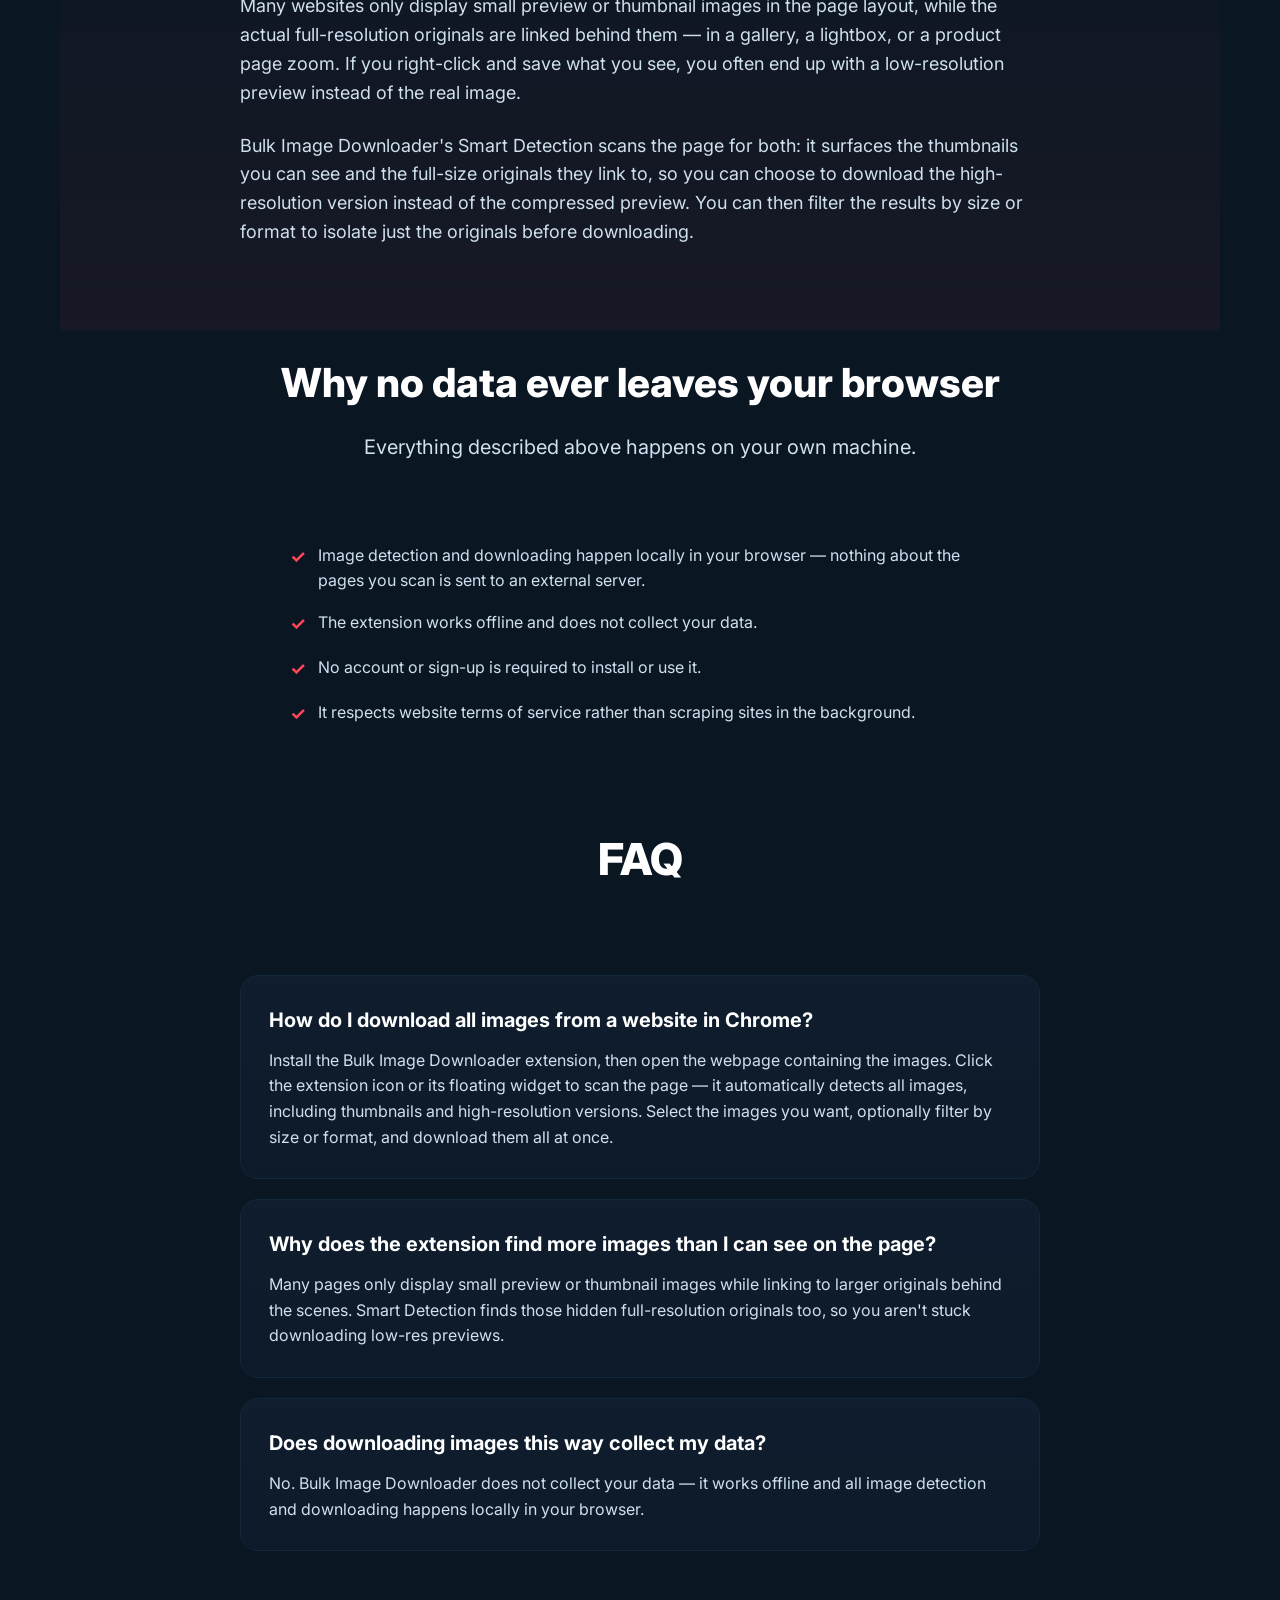
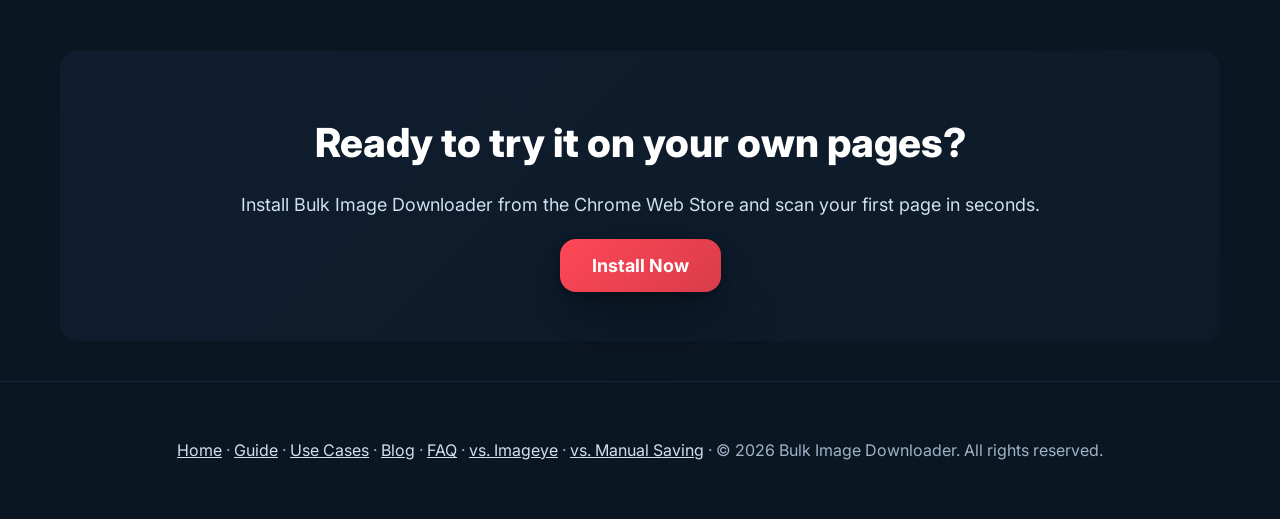
<file: guide/index.html>
<!DOCTYPE html>
<html lang="en">
<head>
  <meta charset="utf-8" />
  <meta name="viewport" content="width=device-width, initial-scale=1" />
  <title>How to Download All Images from a Website in Chrome | Bulk Image Downloader</title>
  <meta name="description" content="Step-by-step guide to downloading all images from any website in Chrome, including hidden high-resolution originals, with the Bulk Image Downloader extension." />
  <meta name="keywords" content="download all images from a website chrome, how to download all images from a website, bulk image downloader, chrome extension download images" />
  <link rel="canonical" href="https://bulk-image-downloader.com/guide/" />

  <!-- Open Graph -->
  <meta property="og:type" content="article" />
  <meta property="og:url" content="https://bulk-image-downloader.com/guide/" />
  <meta property="og:title" content="How to Download All Images from a Website in Chrome" />
  <meta property="og:description" content="Step-by-step guide to downloading all images from any website in Chrome, including hidden high-resolution originals, with the Bulk Image Downloader extension." />
  <meta property="og:image" content="https://bulk-image-downloader.com/Landing_Screen_1.png" />
  <meta property="og:site_name" content="Bulk Image Downloader" />

  <!-- Twitter Card -->
  <meta name="twitter:card" content="summary_large_image" />
  <meta name="twitter:title" content="How to Download All Images from a Website in Chrome" />
  <meta name="twitter:description" content="Step-by-step guide to downloading all images from any website in Chrome, including hidden high-resolution originals, with the Bulk Image Downloader extension." />
  <meta name="twitter:image" content="https://bulk-image-downloader.com/Landing_Screen_1.png" />

  <!-- Google Tag Manager -->
  <script>(function(w,d,s,l,i){w[l]=w[l]||[];w[l].push({'gtm.start':
  new Date().getTime(),event:'gtm.js'});var f=d.getElementsByTagName(s)[0],
  j=d.createElement(s),dl=l!='dataLayer'?'&l='+l:'';j.async=true;j.src=
  'https://www.googletagmanager.com/gtm.js?id='+i+dl;f.parentNode.insertBefore(j,f);
  })(window,document,'script','dataLayer','GTM-KWNNQT8N');</script>
  <!-- End Google Tag Manager -->

  <!-- Umami tracking -->
  <script defer src="https://cloud.umami.is/script.js" data-website-id="cbf2f890-7747-4fc9-b581-79adfbaeee85"></script>

  <!-- Favicons -->
  <link rel="icon" type="image/png" href="/favicon-96x96.png" sizes="96x96" />
  <link rel="icon" type="image/svg+xml" href="/favicon.svg" />
  <link rel="shortcut icon" href="/favicon.ico" />
  <link rel="apple-touch-icon" sizes="180x180" href="/apple-touch-icon.png" />
  <link rel="manifest" href="/site.webmanifest" />

  <!-- Typography -->
  <link rel="preconnect" href="https://fonts.googleapis.com">
  <link rel="preconnect" href="https://fonts.gstatic.com" crossorigin>
  <link href="https://fonts.googleapis.com/css2?family=Inter:wght@400;500;600;700;800&display=swap" rel="stylesheet">

  <link rel="stylesheet" href="/shared/base.css" />
  <style>
    .section-header {
      margin-bottom: 80px;
    }

    .feature-icon {
      width: 64px;
      height: 64px;
    }
  </style>

  <!-- Structured Data: HowTo -->
  <script type="application/ld+json">
  {
    "@context": "https://schema.org",
    "@type": "HowTo",
    "name": "How to Download All Images from a Website in Chrome",
    "description": "Use the Bulk Image Downloader Chrome extension to scan a webpage, detect every image including hidden high-resolution originals, filter them, and download them all in one batch.",
    "totalTime": "PT2M",
    "tool": [
      {
        "@type": "HowToTool",
        "name": "Bulk Image Downloader Chrome extension"
      }
    ],
    "step": [
      {
        "@type": "HowToStep",
        "name": "Install the extension",
        "text": "Install the Bulk Image Downloader extension from the Chrome Web Store.",
        "url": "https://bulk-image-downloader.com/guide/#step-1"
      },
      {
        "@type": "HowToStep",
        "name": "Open the page and scan it",
        "text": "Open the webpage containing the images, then click the Bulk Image Downloader icon or its floating widget to scan the page. It automatically detects every image, including thumbnails and hidden high-resolution originals.",
        "url": "https://bulk-image-downloader.com/guide/#step-2"
      },
      {
        "@type": "HowToStep",
        "name": "Filter and select images",
        "text": "Review the detected images and filter by size, format, or source. Sort by dimensions or file size to quickly narrow down to the images you actually want.",
        "url": "https://bulk-image-downloader.com/guide/#step-3"
      },
      {
        "@type": "HowToStep",
        "name": "Download in bulk",
        "text": "Select the images you want and download them all at once, with automatic file naming and organization.",
        "url": "https://bulk-image-downloader.com/guide/#step-4"
      }
    ]
  }
  </script>

  <!-- Structured Data: FAQPage (subset relevant to this guide) -->
  <script type="application/ld+json">
  {
    "@context": "https://schema.org",
    "@type": "FAQPage",
    "mainEntity": [
      {
        "@type": "Question",
        "name": "How do I download all images from a website in Chrome?",
        "acceptedAnswer": {
          "@type": "Answer",
          "text": "Install the Bulk Image Downloader extension, then open the webpage containing the images. Click the extension icon or its floating widget to scan the page — it automatically detects all images, including thumbnails and high-resolution versions. Select the images you want, optionally filter by size or format, and download them all at once."
        }
      },
      {
        "@type": "Question",
        "name": "Why does the extension find more images than I can see on the page?",
        "acceptedAnswer": {
          "@type": "Answer",
          "text": "Many pages only display small preview or thumbnail images while linking to larger originals behind the scenes. Bulk Image Downloader's Smart Detection finds those hidden full-resolution originals too, so you aren't stuck downloading low-res previews."
        }
      },
      {
        "@type": "Question",
        "name": "Does downloading images this way collect my data?",
        "acceptedAnswer": {
          "@type": "Answer",
          "text": "No. Bulk Image Downloader does not collect your data — it works offline and all image detection and downloading happens locally in your browser, with nothing sent to an external server."
        }
      }
    ]
  }
  </script>
</head>
<body>
  <!-- Google Tag Manager (noscript) -->
  <noscript><iframe src="https://www.googletagmanager.com/ns.html?id=GTM-KWNNQT8N"
  height="0" width="0" style="display:none;visibility:hidden"></iframe></noscript>
  <!-- End Google Tag Manager (noscript) -->

    <header class="header">
    <div class="header-content">
      <a href="/" class="logo">
        <div class="logo-icon">B</div>
        Bulk Image Downloader
      </a>
      <nav class="nav">
        <a href="/" class="nav-link">Home</a>
        <a href="/guide/" class="nav-link active">Guide</a>
        <a href="/use-cases/" class="nav-link">Use Cases</a>
        <a href="/blog/" class="nav-link">Blog</a>
        <a href="/faq/" class="nav-link">FAQ</a>
        <a href="/vs-imageye/" class="nav-link">vs. Imageye</a>
        <a href="/vs-manual-saving/" class="nav-link">vs. Manual Saving</a>
        <a href="/install" class="nav-link">Install</a>
        <a href="https://chromewebstore.google.com/detail/bulk-image-downloader/kbafpfajhhaeilcldcmmjbgjlecnbfgj" class="cta-button" target="_blank">Get Extension</a>
      </nav>
    </div>
  </header>

  <main class="main">
    <!-- Hero -->
    <section class="hero">
      <h1>How to Download All Images from a Website in Chrome</h1>
      <p>A step-by-step guide to scanning any webpage, finding every image — including hidden high-resolution originals — and downloading them all in one batch with the Bulk Image Downloader extension.</p>
      <div class="hero-cta">
        <a href="https://chromewebstore.google.com/detail/bulk-image-downloader/kbafpfajhhaeilcldcmmjbgjlecnbfgj" class="btn-primary" target="_blank">Install the Extension</a>
        <a href="/" class="btn-secondary">See All Features</a>
      </div>
    </section>

    <!-- Steps -->
    <section id="how-it-works" class="section-pad-t20-b40">
      <div class="section-header section-header--tight">
        <h2 class="section-title section-title--md">The 4 steps</h2>
        <p class="section-subtitle">No right-clicking and saving images one at a time — scan the page once and download the whole batch.</p>
      </div>
      <div class="features-grid features-grid--flush">
        <div class="feature-card" id="step-1">
          <div class="feature-icon">1️⃣</div>
          <h3 class="feature-title">Install Bulk Image Downloader</h3>
          <p class="feature-description">Install the Bulk Image Downloader extension from the Chrome Web Store. No sign-up or account is required.</p>
        </div>
        <div class="feature-card" id="step-2">
          <div class="feature-icon">2️⃣</div>
          <h3 class="feature-title">Open the page and scan it</h3>
          <p class="feature-description">Visit the webpage containing the images you want, then click the Bulk Image Downloader icon or its floating widget to scan the page. It automatically detects every image on the page, including thumbnails and hidden high-resolution originals.</p>
        </div>
        <div class="feature-card" id="step-3">
          <div class="feature-icon">3️⃣</div>
          <h3 class="feature-title">Filter and select</h3>
          <p class="feature-description">Review the detected images and filter by size, format, or source. Sort by dimensions or file size to narrow a large page down to exactly what you need.</p>
        </div>
        <div class="feature-card" id="step-4">
          <div class="feature-icon">4️⃣</div>
          <h3 class="feature-title">Download in bulk</h3>
          <p class="feature-description">Select the images you want and download them all at once, with automatic file naming and organization — instead of saving each one individually through the browser's right-click menu.</p>
        </div>
      </div>
    </section>

    <!-- Thumbnails vs full-resolution explainer -->
    <section class="benefits" id="detection">
      <div class="benefits-content benefits-content--narrow">
        <div class="benefits-text">
          <h2>Thumbnails vs. full-resolution: how detection works</h2>
          <p>Many websites only display small preview or thumbnail images in the page layout, while the actual full-resolution originals are linked behind them — in a gallery, a lightbox, or a product page zoom. If you right-click and save what you see, you often end up with a low-resolution preview instead of the real image.</p>
          <p>Bulk Image Downloader's Smart Detection scans the page for both: it surfaces the thumbnails you can see and the full-size originals they link to, so you can choose to download the high-resolution version instead of the compressed preview. You can then filter the results by size or format to isolate just the originals before downloading.</p>
        </div>
      </div>
    </section>

    <!-- Privacy / why no data leaves your browser -->
    <section class="section-pad-t20-b60">
      <div class="section-header section-header--tight">
        <h2 class="section-title section-title--md">Why no data ever leaves your browser</h2>
        <p class="section-subtitle">Everything described above happens on your own machine.</p>
      </div>
      <ul class="benefits-list benefits-list--narrow">
        <li>Image detection and downloading happen locally in your browser — nothing about the pages you scan is sent to an external server.</li>
        <li>The extension works offline and does not collect your data.</li>
        <li>No account or sign-up is required to install or use it.</li>
        <li>It respects website terms of service rather than scraping sites in the background.</li>
      </ul>
    </section>

    <!-- FAQ -->
    <section id="faq" class="section-pad-t20-b60">
      <div class="section-header">
        <h2 class="section-title">FAQ</h2>
      </div>
      <div class="qa-list">
        <div class="feature-card feature-card--left">
          <h3 class="feature-title">How do I download all images from a website in Chrome?</h3>
          <p class="feature-description">Install the Bulk Image Downloader extension, then open the webpage containing the images. Click the extension icon or its floating widget to scan the page — it automatically detects all images, including thumbnails and high-resolution versions. Select the images you want, optionally filter by size or format, and download them all at once.</p>
        </div>
        <div class="feature-card feature-card--left">
          <h3 class="feature-title">Why does the extension find more images than I can see on the page?</h3>
          <p class="feature-description">Many pages only display small preview or thumbnail images while linking to larger originals behind the scenes. Smart Detection finds those hidden full-resolution originals too, so you aren't stuck downloading low-res previews.</p>
        </div>
        <div class="feature-card feature-card--left">
          <h3 class="feature-title">Does downloading images this way collect my data?</h3>
          <p class="feature-description">No. Bulk Image Downloader does not collect your data — it works offline and all image detection and downloading happens locally in your browser.</p>
        </div>
      </div>
    </section>

    <!-- CTA -->
    <section class="cta-section">
      <h2>Ready to try it on your own pages?</h2>
      <p>Install Bulk Image Downloader from the Chrome Web Store and scan your first page in seconds.</p>
      <a href="https://chromewebstore.google.com/detail/bulk-image-downloader/kbafpfajhhaeilcldcmmjbgjlecnbfgj" class="btn-primary" target="_blank">Install Now</a>
    </section>
  </main>

    <footer class="footer">
    <p><a href="/">Home</a> · <a href="/guide/">Guide</a> · <a href="/use-cases/">Use Cases</a> · <a href="/blog/">Blog</a> · <a href="/faq/">FAQ</a> · <a href="/vs-imageye/">vs. Imageye</a> · <a href="/vs-manual-saving/">vs. Manual Saving</a> · © 2026 Bulk Image Downloader. All rights reserved.</p>
  </footer>
</body>
</html>
</file>
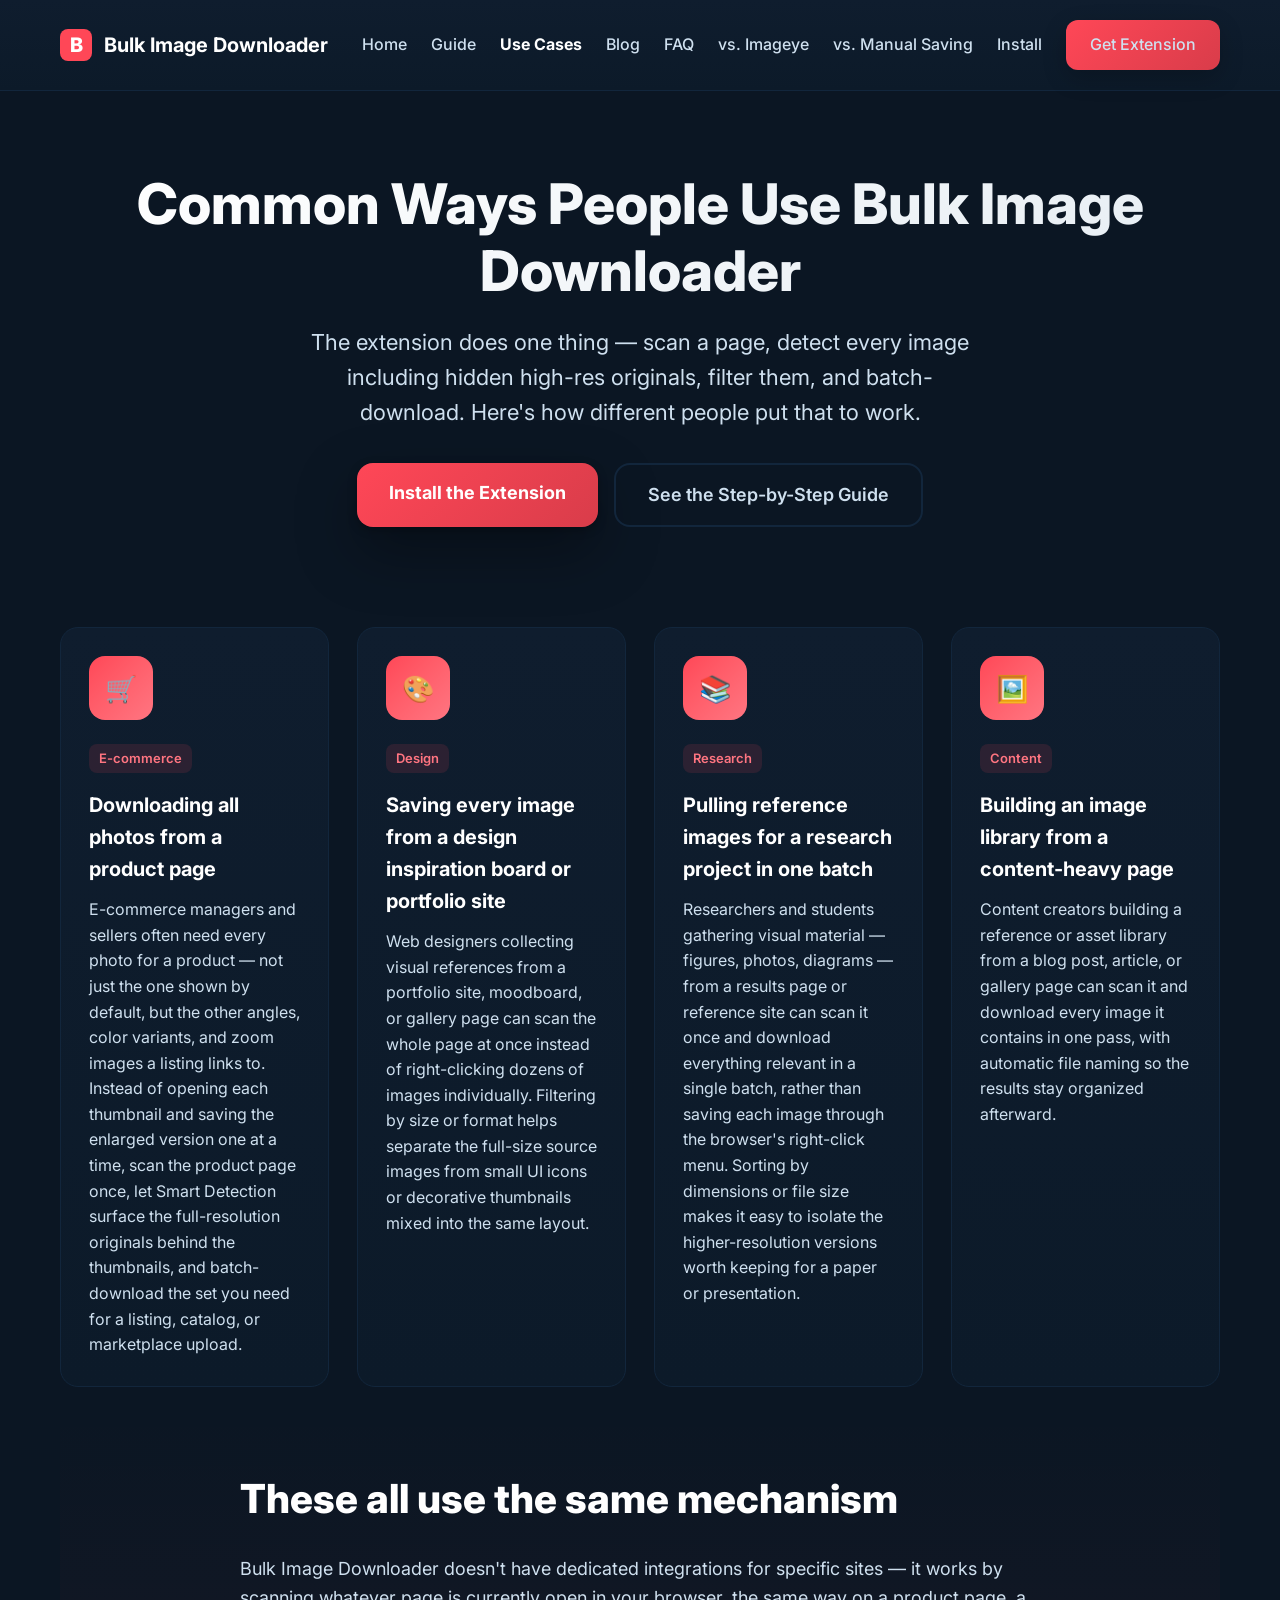
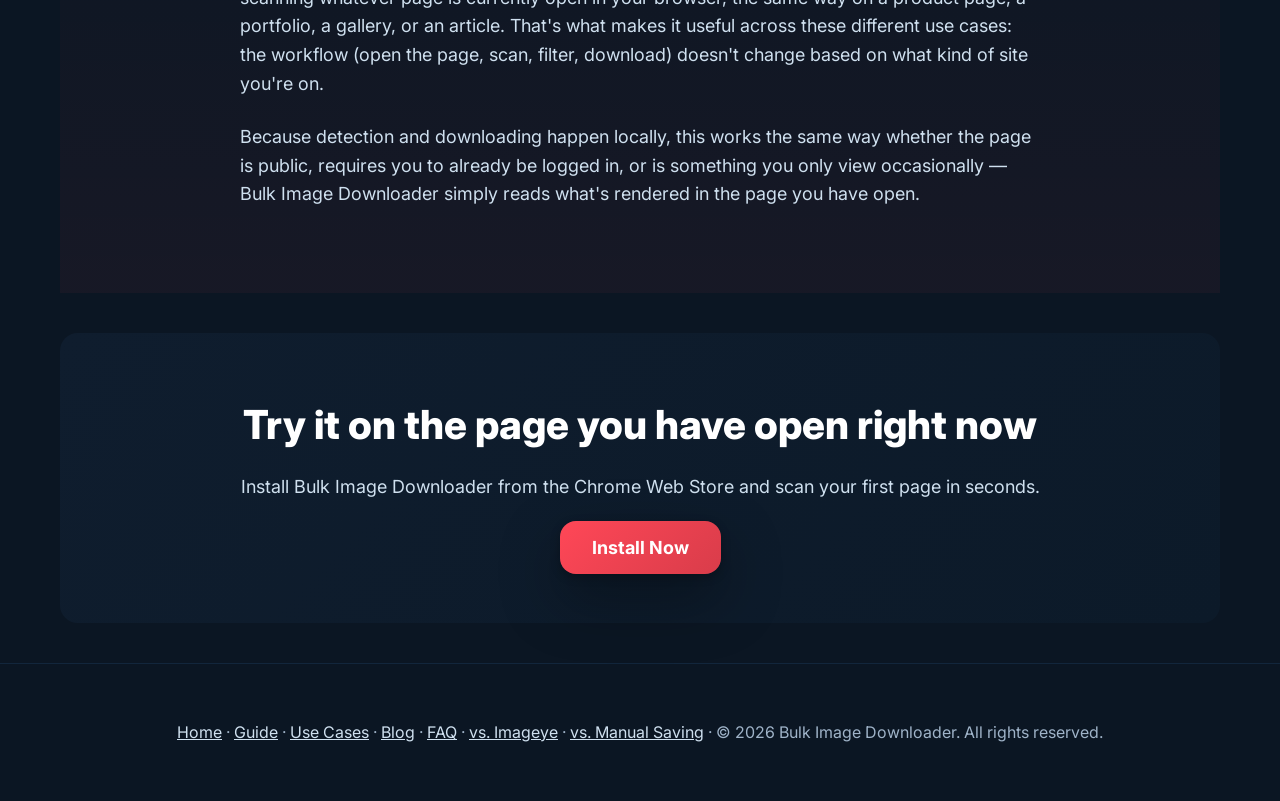
<file: use-cases/index.html>
<!DOCTYPE html>
<html lang="en">
<head>
  <meta charset="utf-8" />
  <meta name="viewport" content="width=device-width, initial-scale=1" />
  <title>Common Ways People Use Bulk Image Downloader</title>
  <meta name="description" content="Real use cases for Bulk Image Downloader: saving product photos, building design inspiration boards, and collecting research reference images from any website." />
  <meta name="keywords" content="bulk download images from gallery, save multiple images from website at once, download product images chrome extension, download images for research" />
  <link rel="canonical" href="https://bulk-image-downloader.com/use-cases/" />

  <!-- Open Graph -->
  <meta property="og:type" content="article" />
  <meta property="og:url" content="https://bulk-image-downloader.com/use-cases/" />
  <meta property="og:title" content="Common Ways People Use Bulk Image Downloader" />
  <meta property="og:description" content="Real use cases for Bulk Image Downloader: saving product photos, building design inspiration boards, and collecting research reference images from any website." />
  <meta property="og:image" content="https://bulk-image-downloader.com/Landing_Screen_1.png" />
  <meta property="og:site_name" content="Bulk Image Downloader" />

  <!-- Twitter Card -->
  <meta name="twitter:card" content="summary_large_image" />
  <meta name="twitter:title" content="Common Ways People Use Bulk Image Downloader" />
  <meta name="twitter:description" content="Real use cases for Bulk Image Downloader: saving product photos, building design inspiration boards, and collecting research reference images from any website." />
  <meta name="twitter:image" content="https://bulk-image-downloader.com/Landing_Screen_1.png" />

  <!-- Google Tag Manager -->
  <script>(function(w,d,s,l,i){w[l]=w[l]||[];w[l].push({'gtm.start':
  new Date().getTime(),event:'gtm.js'});var f=d.getElementsByTagName(s)[0],
  j=d.createElement(s),dl=l!='dataLayer'?'&l='+l:'';j.async=true;j.src=
  'https://www.googletagmanager.com/gtm.js?id='+i+dl;f.parentNode.insertBefore(j,f);
  })(window,document,'script','dataLayer','GTM-KWNNQT8N');</script>
  <!-- End Google Tag Manager -->

  <!-- Umami tracking -->
  <script defer src="https://cloud.umami.is/script.js" data-website-id="cbf2f890-7747-4fc9-b581-79adfbaeee85"></script>

  <!-- Favicons -->
  <link rel="icon" type="image/png" href="/favicon-96x96.png" sizes="96x96" />
  <link rel="icon" type="image/svg+xml" href="/favicon.svg" />
  <link rel="shortcut icon" href="/favicon.ico" />
  <link rel="apple-touch-icon" sizes="180x180" href="/apple-touch-icon.png" />
  <link rel="manifest" href="/site.webmanifest" />

  <!-- Typography -->
  <link rel="preconnect" href="https://fonts.googleapis.com">
  <link rel="preconnect" href="https://fonts.gstatic.com" crossorigin>
  <link href="https://fonts.googleapis.com/css2?family=Inter:wght@400;500;600;700;800&display=swap" rel="stylesheet">

  <link rel="stylesheet" href="/shared/base.css" />
  <style>
    /* This page's feature cards are left-aligned use-case write-ups, not centered pitches */
    .feature-card {
      text-align: left;
    }

    .feature-icon {
      width: 64px;
      height: 64px;
      margin: 0 0 24px;
    }

    .use-case-tag {
      display: inline-block;
      background: rgba(255, 71, 87, 0.12);
      color: var(--accent-light);
      font-size: 13px;
      font-weight: 600;
      padding: 4px 10px;
      border-radius: 8px;
      margin-bottom: 16px;
    }
  </style>

  <!-- Structured Data -->
  <script type="application/ld+json">
  {
    "@context": "https://schema.org",
    "@type": "CollectionPage",
    "name": "Common Ways People Use Bulk Image Downloader",
    "url": "https://bulk-image-downloader.com/use-cases/",
    "description": "Real use cases for Bulk Image Downloader: saving product photos, building design inspiration boards, and collecting research reference images from any website.",
    "mainEntity": {
      "@type": "ItemList",
      "itemListElement": [
        {
          "@type": "ListItem",
          "position": 1,
          "name": "Downloading all photos from a product page"
        },
        {
          "@type": "ListItem",
          "position": 2,
          "name": "Saving every image from a design inspiration board or portfolio site"
        },
        {
          "@type": "ListItem",
          "position": 3,
          "name": "Pulling reference images for a research project in one batch"
        },
        {
          "@type": "ListItem",
          "position": 4,
          "name": "Building an image library from a content-heavy page"
        }
      ]
    }
  }
  </script>
</head>
<body>
  <!-- Google Tag Manager (noscript) -->
  <noscript><iframe src="https://www.googletagmanager.com/ns.html?id=GTM-KWNNQT8N"
  height="0" width="0" style="display:none;visibility:hidden"></iframe></noscript>
  <!-- End Google Tag Manager (noscript) -->

    <header class="header">
    <div class="header-content">
      <a href="/" class="logo">
        <div class="logo-icon">B</div>
        Bulk Image Downloader
      </a>
      <nav class="nav">
        <a href="/" class="nav-link">Home</a>
        <a href="/guide/" class="nav-link">Guide</a>
        <a href="/use-cases/" class="nav-link active">Use Cases</a>
        <a href="/blog/" class="nav-link">Blog</a>
        <a href="/faq/" class="nav-link">FAQ</a>
        <a href="/vs-imageye/" class="nav-link">vs. Imageye</a>
        <a href="/vs-manual-saving/" class="nav-link">vs. Manual Saving</a>
        <a href="/install" class="nav-link">Install</a>
        <a href="https://chromewebstore.google.com/detail/bulk-image-downloader/kbafpfajhhaeilcldcmmjbgjlecnbfgj" class="cta-button" target="_blank">Get Extension</a>
      </nav>
    </div>
  </header>

  <main class="main">
    <!-- Hero -->
    <section class="hero">
      <h1>Common Ways People Use Bulk Image Downloader</h1>
      <p>The extension does one thing — scan a page, detect every image including hidden high-res originals, filter them, and batch-download. Here's how different people put that to work.</p>
      <div class="hero-cta">
        <a href="https://chromewebstore.google.com/detail/bulk-image-downloader/kbafpfajhhaeilcldcmmjbgjlecnbfgj" class="btn-primary" target="_blank">Install the Extension</a>
        <a href="/guide/" class="btn-secondary">See the Step-by-Step Guide</a>
      </div>
    </section>

    <!-- Use case cards -->
    <section id="use-cases" class="section-pad-b20">
      <div class="features-grid">
        <div class="feature-card">
          <div class="feature-icon">🛒</div>
          <span class="use-case-tag">E-commerce</span>
          <h2 class="feature-title">Downloading all photos from a product page</h2>
          <p class="feature-description">E-commerce managers and sellers often need every photo for a product — not just the one shown by default, but the other angles, color variants, and zoom images a listing links to. Instead of opening each thumbnail and saving the enlarged version one at a time, scan the product page once, let Smart Detection surface the full-resolution originals behind the thumbnails, and batch-download the set you need for a listing, catalog, or marketplace upload.</p>
        </div>
        <div class="feature-card">
          <div class="feature-icon">🎨</div>
          <span class="use-case-tag">Design</span>
          <h2 class="feature-title">Saving every image from a design inspiration board or portfolio site</h2>
          <p class="feature-description">Web designers collecting visual references from a portfolio site, moodboard, or gallery page can scan the whole page at once instead of right-clicking dozens of images individually. Filtering by size or format helps separate the full-size source images from small UI icons or decorative thumbnails mixed into the same layout.</p>
        </div>
        <div class="feature-card">
          <div class="feature-icon">📚</div>
          <span class="use-case-tag">Research</span>
          <h2 class="feature-title">Pulling reference images for a research project in one batch</h2>
          <p class="feature-description">Researchers and students gathering visual material — figures, photos, diagrams — from a results page or reference site can scan it once and download everything relevant in a single batch, rather than saving each image through the browser's right-click menu. Sorting by dimensions or file size makes it easy to isolate the higher-resolution versions worth keeping for a paper or presentation.</p>
        </div>
        <div class="feature-card">
          <div class="feature-icon">🖼️</div>
          <span class="use-case-tag">Content</span>
          <h2 class="feature-title">Building an image library from a content-heavy page</h2>
          <p class="feature-description">Content creators building a reference or asset library from a blog post, article, or gallery page can scan it and download every image it contains in one pass, with automatic file naming so the results stay organized afterward.</p>
        </div>
      </div>
    </section>

    <!-- How this works under the hood -->
    <section class="benefits" id="how-it-applies">
      <div class="benefits-content benefits-content--narrow">
        <div class="benefits-text">
          <h2>These all use the same mechanism</h2>
          <p>Bulk Image Downloader doesn't have dedicated integrations for specific sites — it works by scanning whatever page is currently open in your browser, the same way on a product page, a portfolio, a gallery, or an article. That's what makes it useful across these different use cases: the workflow (open the page, scan, filter, download) doesn't change based on what kind of site you're on.</p>
          <p>Because detection and downloading happen locally, this works the same way whether the page is public, requires you to already be logged in, or is something you only view occasionally — Bulk Image Downloader simply reads what's rendered in the page you have open.</p>
        </div>
      </div>
    </section>

    <!-- CTA -->
    <section class="cta-section">
      <h2>Try it on the page you have open right now</h2>
      <p>Install Bulk Image Downloader from the Chrome Web Store and scan your first page in seconds.</p>
      <a href="https://chromewebstore.google.com/detail/bulk-image-downloader/kbafpfajhhaeilcldcmmjbgjlecnbfgj" class="btn-primary" target="_blank">Install Now</a>
    </section>
  </main>

    <footer class="footer">
    <p><a href="/">Home</a> · <a href="/guide/">Guide</a> · <a href="/use-cases/">Use Cases</a> · <a href="/blog/">Blog</a> · <a href="/faq/">FAQ</a> · <a href="/vs-imageye/">vs. Imageye</a> · <a href="/vs-manual-saving/">vs. Manual Saving</a> · © 2026 Bulk Image Downloader. All rights reserved.</p>
  </footer>
</body>
</html>
</file>
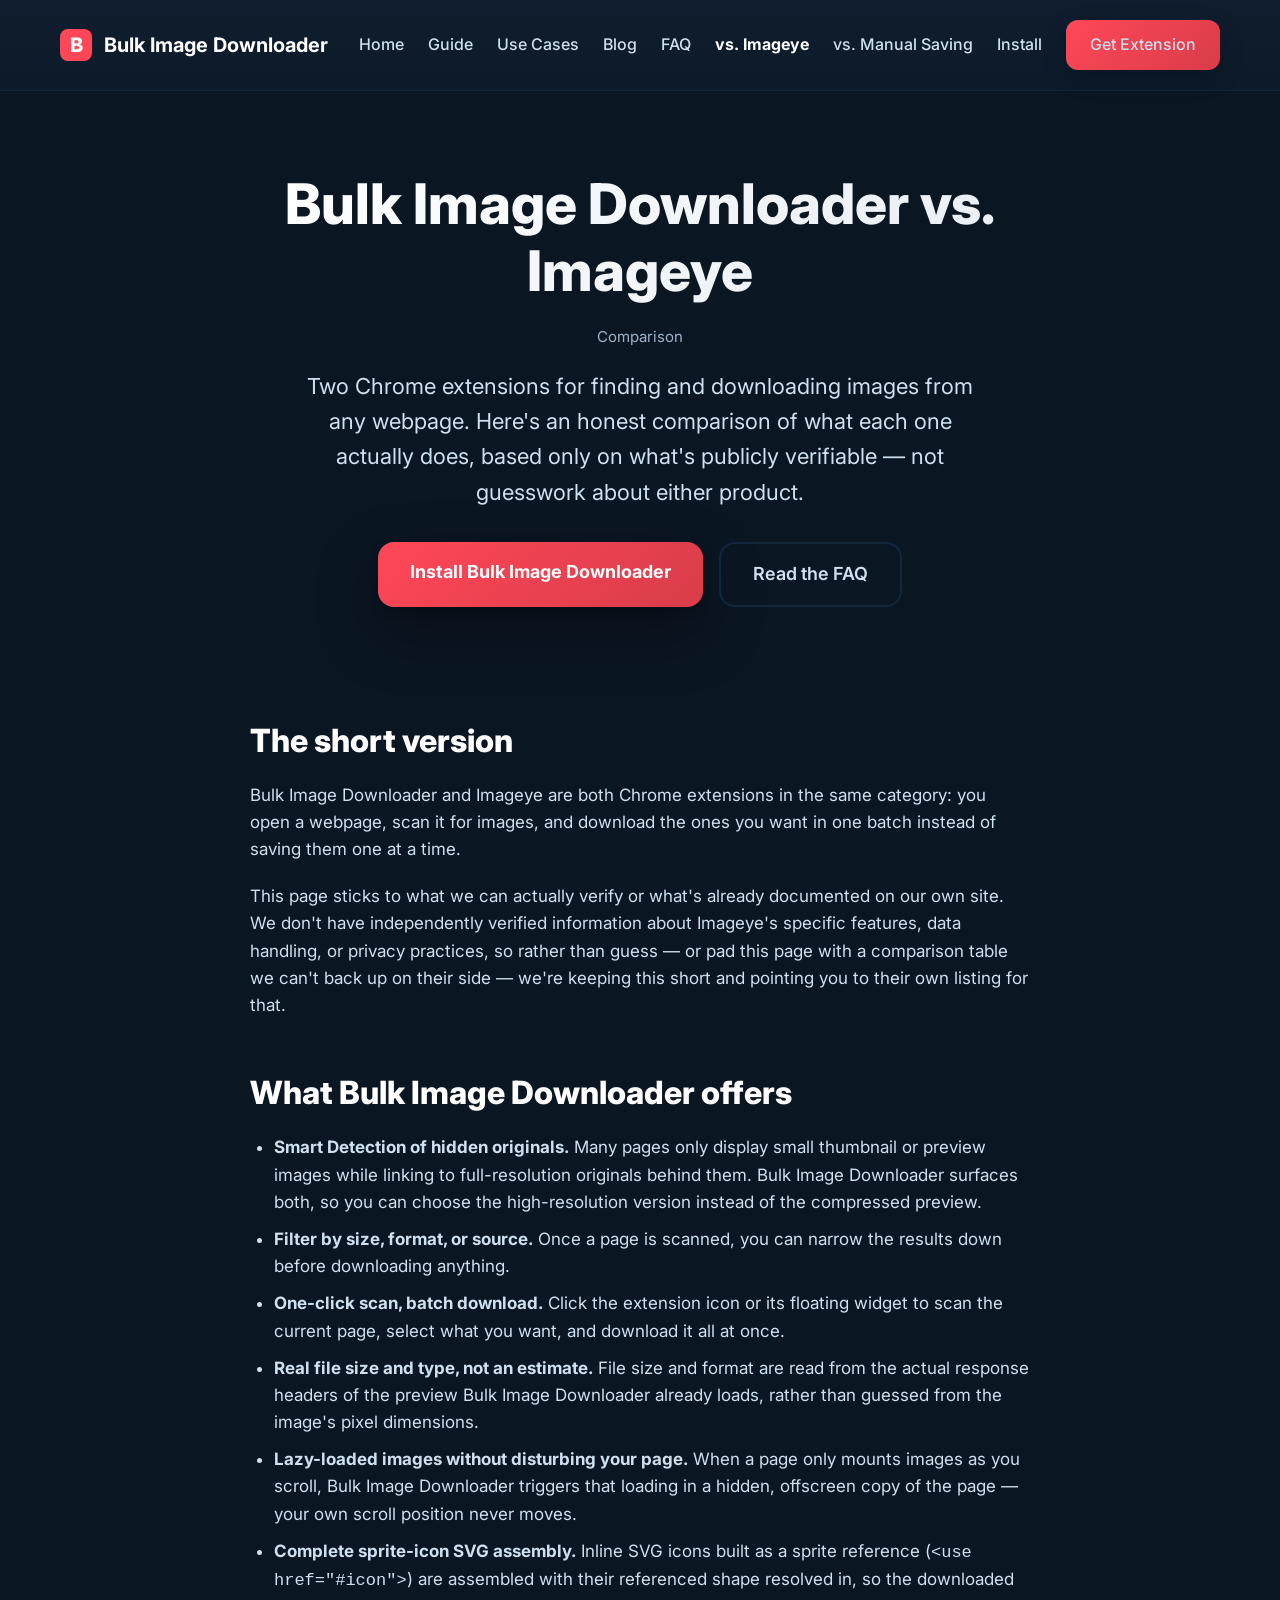
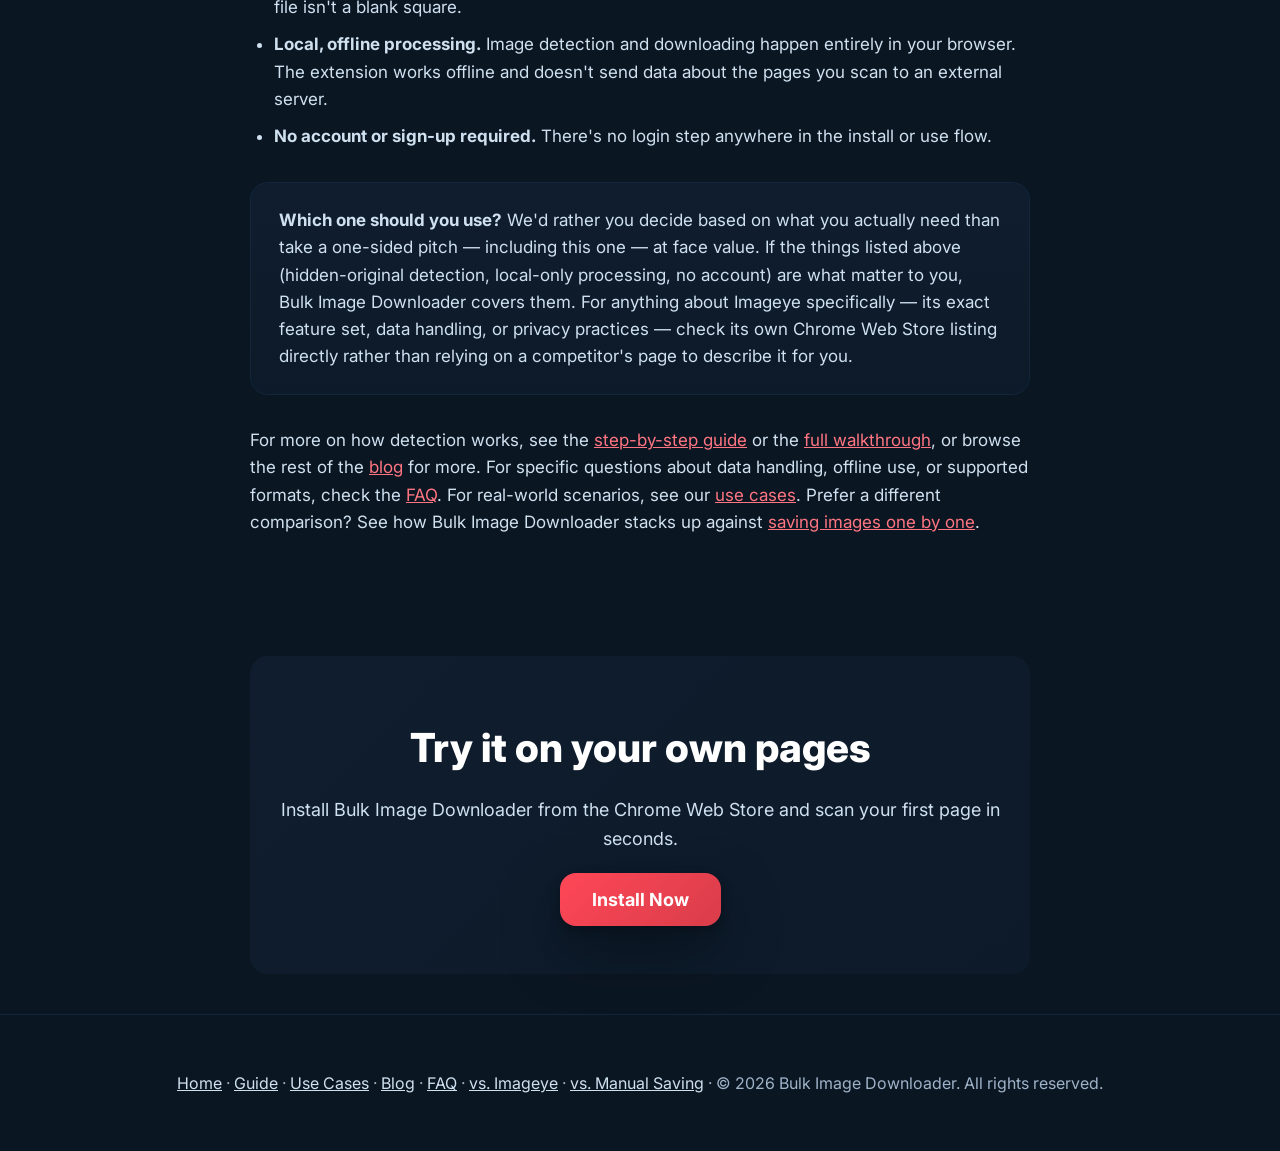
<file: vs-imageye/index.html>
<!DOCTYPE html>
<html lang="en">
<head>
  <meta charset="utf-8" />
  <meta name="viewport" content="width=device-width, initial-scale=1" />
  <title>Bulk Image Downloader vs. Imageye: How They Compare</title>
  <meta name="description" content="An honest, fact-checked comparison of Bulk Image Downloader and Imageye — two Chrome extensions for finding and downloading images from any webpage." />
  <meta name="keywords" content="bulk image downloader vs imageye, imageye alternative, chrome image downloader comparison" />
  <link rel="canonical" href="https://bulk-image-downloader.com/vs-imageye/" />

  <!-- Open Graph -->
  <meta property="og:type" content="article" />
  <meta property="og:url" content="https://bulk-image-downloader.com/vs-imageye/" />
  <meta property="og:title" content="Bulk Image Downloader vs. Imageye: How They Compare" />
  <meta property="og:description" content="An honest, fact-checked comparison of Bulk Image Downloader and Imageye — two Chrome extensions for finding and downloading images from any webpage." />
  <meta property="og:image" content="https://bulk-image-downloader.com/Landing_Screen_1.png" />
  <meta property="og:site_name" content="Bulk Image Downloader" />

  <!-- Twitter Card -->
  <meta name="twitter:card" content="summary_large_image" />
  <meta name="twitter:title" content="Bulk Image Downloader vs. Imageye: How They Compare" />
  <meta name="twitter:description" content="An honest, fact-checked comparison of Bulk Image Downloader and Imageye — two Chrome extensions for finding and downloading images from any webpage." />
  <meta name="twitter:image" content="https://bulk-image-downloader.com/Landing_Screen_1.png" />

  <!-- Google Tag Manager -->
  <script>(function(w,d,s,l,i){w[l]=w[l]||[];w[l].push({'gtm.start':
  new Date().getTime(),event:'gtm.js'});var f=d.getElementsByTagName(s)[0],
  j=d.createElement(s),dl=l!='dataLayer'?'&l='+l:'';j.async=true;j.src=
  'https://www.googletagmanager.com/gtm.js?id='+i+dl;f.parentNode.insertBefore(j,f);
  })(window,document,'script','dataLayer','GTM-KWNNQT8N');</script>
  <!-- End Google Tag Manager -->

  <!-- Umami tracking -->
  <script defer src="https://cloud.umami.is/script.js" data-website-id="cbf2f890-7747-4fc9-b581-79adfbaeee85"></script>

  <!-- Favicons -->
  <link rel="icon" type="image/png" href="/favicon-96x96.png" sizes="96x96" />
  <link rel="icon" type="image/svg+xml" href="/favicon.svg" />
  <link rel="shortcut icon" href="/favicon.ico" />
  <link rel="apple-touch-icon" sizes="180x180" href="/apple-touch-icon.png" />
  <link rel="manifest" href="/site.webmanifest" />

  <!-- Typography -->
  <link rel="preconnect" href="https://fonts.googleapis.com">
  <link rel="preconnect" href="https://fonts.gstatic.com" crossorigin>
  <link href="https://fonts.googleapis.com/css2?family=Inter:wght@400;500;600;700;800&display=swap" rel="stylesheet">

  <link rel="stylesheet" href="/shared/base.css" />
  <style>
    .hero {
      padding: 80px 0 40px;
    }

    .table-footnote {
      font-size: 14px;
      color: var(--muted);
      margin: -12px 0 32px;
    }

    @media (max-width: 768px) {
      .hero {
        padding: 60px 0 30px;
      }
    }
  </style>

  <!-- Structured Data: Article -->
  <script type="application/ld+json">
  {
    "@context": "https://schema.org",
    "@type": "Article",
    "headline": "Bulk Image Downloader vs. Imageye: How They Compare",
    "description": "An honest, fact-checked comparison of Bulk Image Downloader and Imageye — two Chrome extensions for finding and downloading images from any webpage.",
    "image": "https://bulk-image-downloader.com/Landing_Screen_1.png",
    "author": {
      "@type": "Organization",
      "name": "Bulk Image Downloader"
    },
    "publisher": {
      "@type": "Organization",
      "name": "Bulk Image Downloader",
      "logo": {
        "@type": "ImageObject",
        "url": "https://bulk-image-downloader.com/web-app-manifest-512x512.png"
      }
    },
    "mainEntityOfPage": "https://bulk-image-downloader.com/vs-imageye/",
    "datePublished": "2026-10-10",
    "dateModified": "2026-10-10"
  }
  </script>
</head>
<body>
  <!-- Google Tag Manager (noscript) -->
  <noscript><iframe src="https://www.googletagmanager.com/ns.html?id=GTM-KWNNQT8N"
  height="0" width="0" style="display:none;visibility:hidden"></iframe></noscript>
  <!-- End Google Tag Manager (noscript) -->

    <header class="header">
    <div class="header-content">
      <a href="/" class="logo">
        <div class="logo-icon">B</div>
        Bulk Image Downloader
      </a>
      <nav class="nav">
        <a href="/" class="nav-link">Home</a>
        <a href="/guide/" class="nav-link">Guide</a>
        <a href="/use-cases/" class="nav-link">Use Cases</a>
        <a href="/blog/" class="nav-link">Blog</a>
        <a href="/faq/" class="nav-link">FAQ</a>
        <a href="/vs-imageye/" class="nav-link active">vs. Imageye</a>
        <a href="/vs-manual-saving/" class="nav-link">vs. Manual Saving</a>
        <a href="/install" class="nav-link">Install</a>
        <a href="https://chromewebstore.google.com/detail/bulk-image-downloader/kbafpfajhhaeilcldcmmjbgjlecnbfgj" class="cta-button" target="_blank">Get Extension</a>
      </nav>
    </div>
  </header>

  <main class="main">
    <article class="article">
      <!-- Hero -->
      <section class="hero">
        <h1>Bulk Image Downloader vs. Imageye</h1>
        <p class="meta">Comparison</p>
        <p>Two Chrome extensions for finding and downloading images from any webpage. Here's an honest comparison of what each one actually does, based only on what's publicly verifiable — not guesswork about either product.</p>
        <div class="hero-cta">
          <a href="https://chromewebstore.google.com/detail/bulk-image-downloader/kbafpfajhhaeilcldcmmjbgjlecnbfgj" class="btn-primary" target="_blank">Install Bulk Image Downloader</a>
          <a href="/faq/" class="btn-secondary">Read the FAQ</a>
        </div>
      </section>

      <section class="article-body">
        <h2>The short version</h2>
        <p>Bulk Image Downloader and Imageye are both Chrome extensions in the same category: you open a webpage, scan it for images, and download the ones you want in one batch instead of saving them one at a time.</p>
        <p>This page sticks to what we can actually verify or what's already documented on our own site. We don't have independently verified information about Imageye's specific features, data handling, or privacy practices, so rather than guess — or pad this page with a comparison table we can't back up on their side — we're keeping this short and pointing you to their own listing for that.</p>

        <h2>What Bulk Image Downloader offers</h2>
        <ul>
          <li><strong>Smart Detection of hidden originals.</strong> Many pages only display small thumbnail or preview images while linking to full-resolution originals behind them. Bulk Image Downloader surfaces both, so you can choose the high-resolution version instead of the compressed preview.</li>
          <li><strong>Filter by size, format, or source.</strong> Once a page is scanned, you can narrow the results down before downloading anything.</li>
          <li><strong>One-click scan, batch download.</strong> Click the extension icon or its floating widget to scan the current page, select what you want, and download it all at once.</li>
          <li><strong>Real file size and type, not an estimate.</strong> File size and format are read from the actual response headers of the preview Bulk Image Downloader already loads, rather than guessed from the image's pixel dimensions.</li>
          <li><strong>Lazy-loaded images without disturbing your page.</strong> When a page only mounts images as you scroll, Bulk Image Downloader triggers that loading in a hidden, offscreen copy of the page — your own scroll position never moves.</li>
          <li><strong>Complete sprite-icon SVG assembly.</strong> Inline SVG icons built as a sprite reference (<code>&lt;use href="#icon"&gt;</code>) are assembled with their referenced shape resolved in, so the downloaded file isn't a blank square.</li>
          <li><strong>Local, offline processing.</strong> Image detection and downloading happen entirely in your browser. The extension works offline and doesn't send data about the pages you scan to an external server.</li>
          <li><strong>No account or sign-up required.</strong> There's no login step anywhere in the install or use flow.</li>
        </ul>

        <div class="callout">
          <p><strong>Which one should you use?</strong> We'd rather you decide based on what you actually need than take a one-sided pitch — including this one — at face value. If the things listed above (hidden-original detection, local-only processing, no account) are what matter to you, Bulk Image Downloader covers them. For anything about Imageye specifically — its exact feature set, data handling, or privacy practices — check its own Chrome Web Store listing directly rather than relying on a competitor's page to describe it for you.</p>
        </div>

        <p>For more on how detection works, see the <a href="/guide/">step-by-step guide</a> or the <a href="/blog/how-to-download-all-images-from-a-website/">full walkthrough</a>, or browse the rest of the <a href="/blog/">blog</a> for more. For specific questions about data handling, offline use, or supported formats, check the <a href="/faq/">FAQ</a>. For real-world scenarios, see our <a href="/use-cases/">use cases</a>. Prefer a different comparison? See how Bulk Image Downloader stacks up against <a href="/vs-manual-saving/">saving images one by one</a>.</p>
      </section>

      <!-- CTA -->
      <section class="cta-section">
        <h2>Try it on your own pages</h2>
        <p>Install Bulk Image Downloader from the Chrome Web Store and scan your first page in seconds.</p>
        <a href="https://chromewebstore.google.com/detail/bulk-image-downloader/kbafpfajhhaeilcldcmmjbgjlecnbfgj" class="btn-primary" target="_blank">Install Now</a>
      </section>
    </article>
  </main>

    <footer class="footer">
    <p><a href="/">Home</a> · <a href="/guide/">Guide</a> · <a href="/use-cases/">Use Cases</a> · <a href="/blog/">Blog</a> · <a href="/faq/">FAQ</a> · <a href="/vs-imageye/">vs. Imageye</a> · <a href="/vs-manual-saving/">vs. Manual Saving</a> · © 2026 Bulk Image Downloader. All rights reserved.</p>
  </footer>
</body>
</html>
</file>
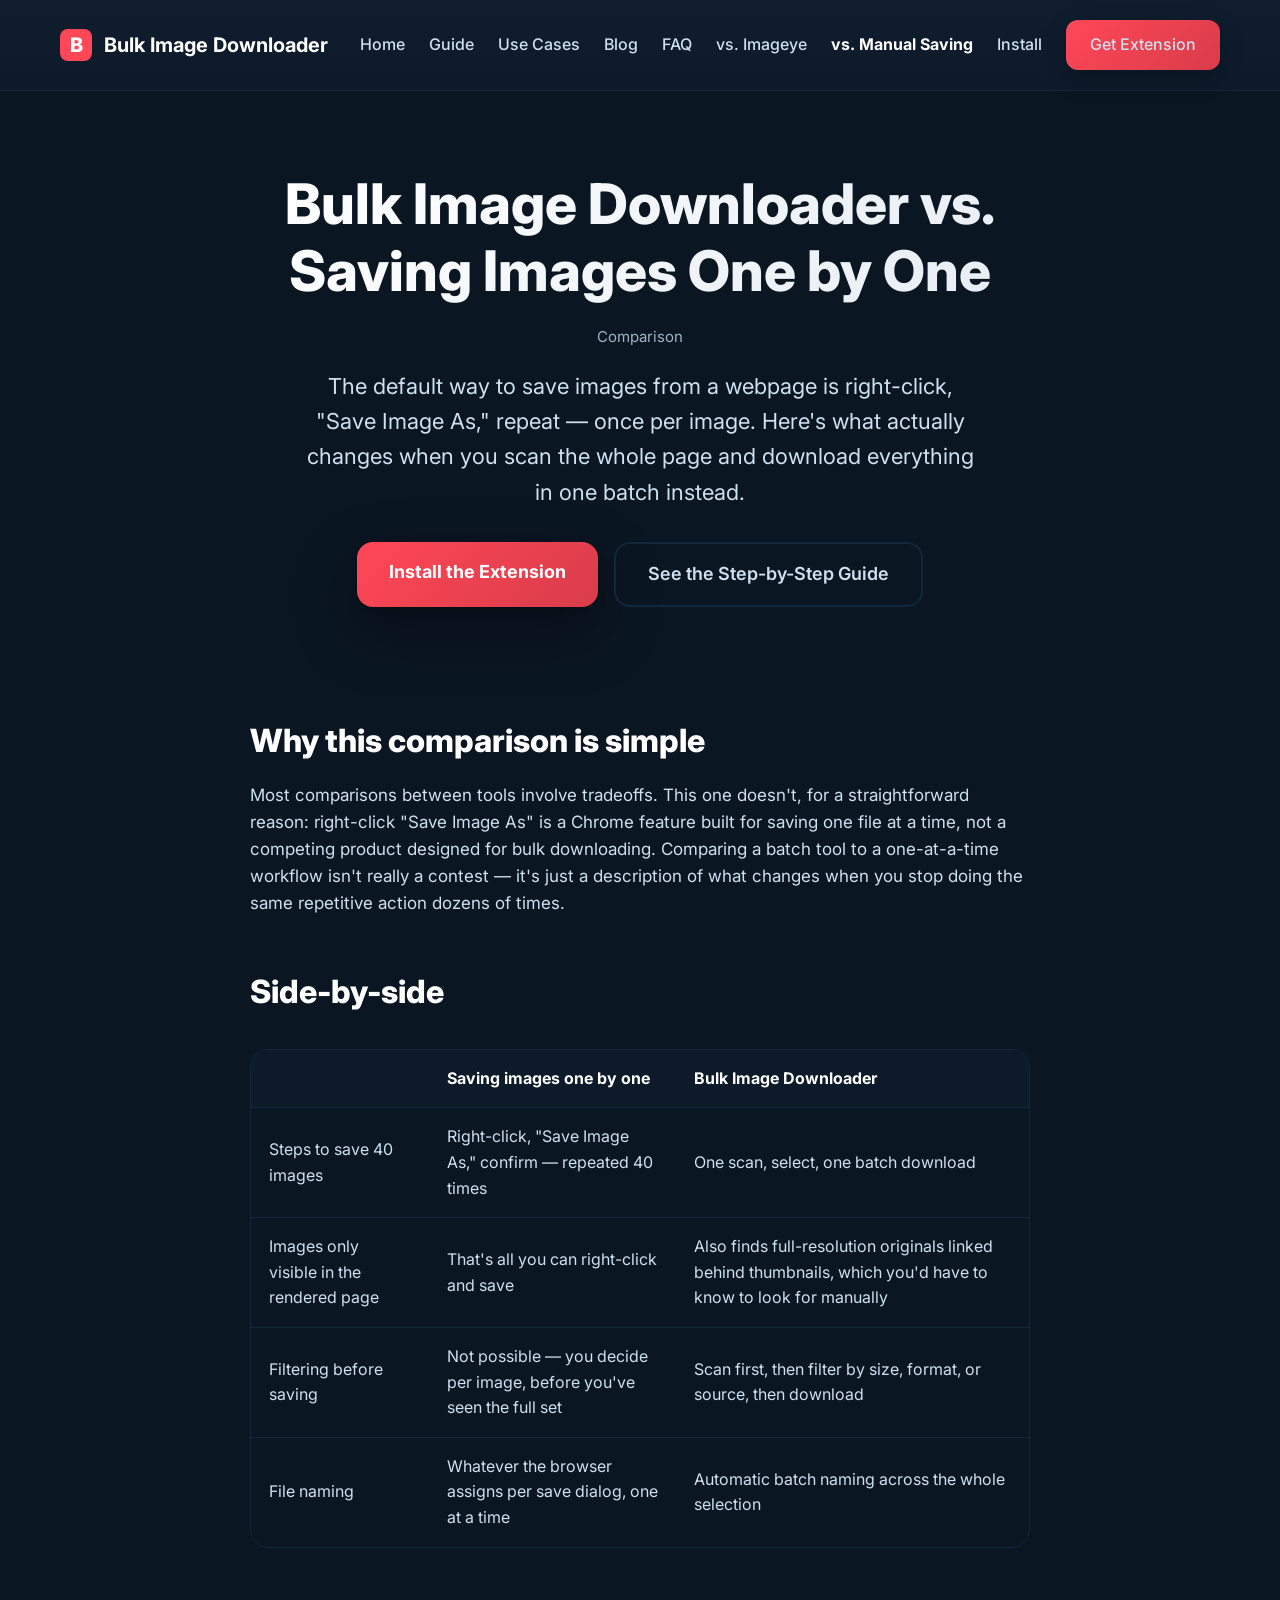
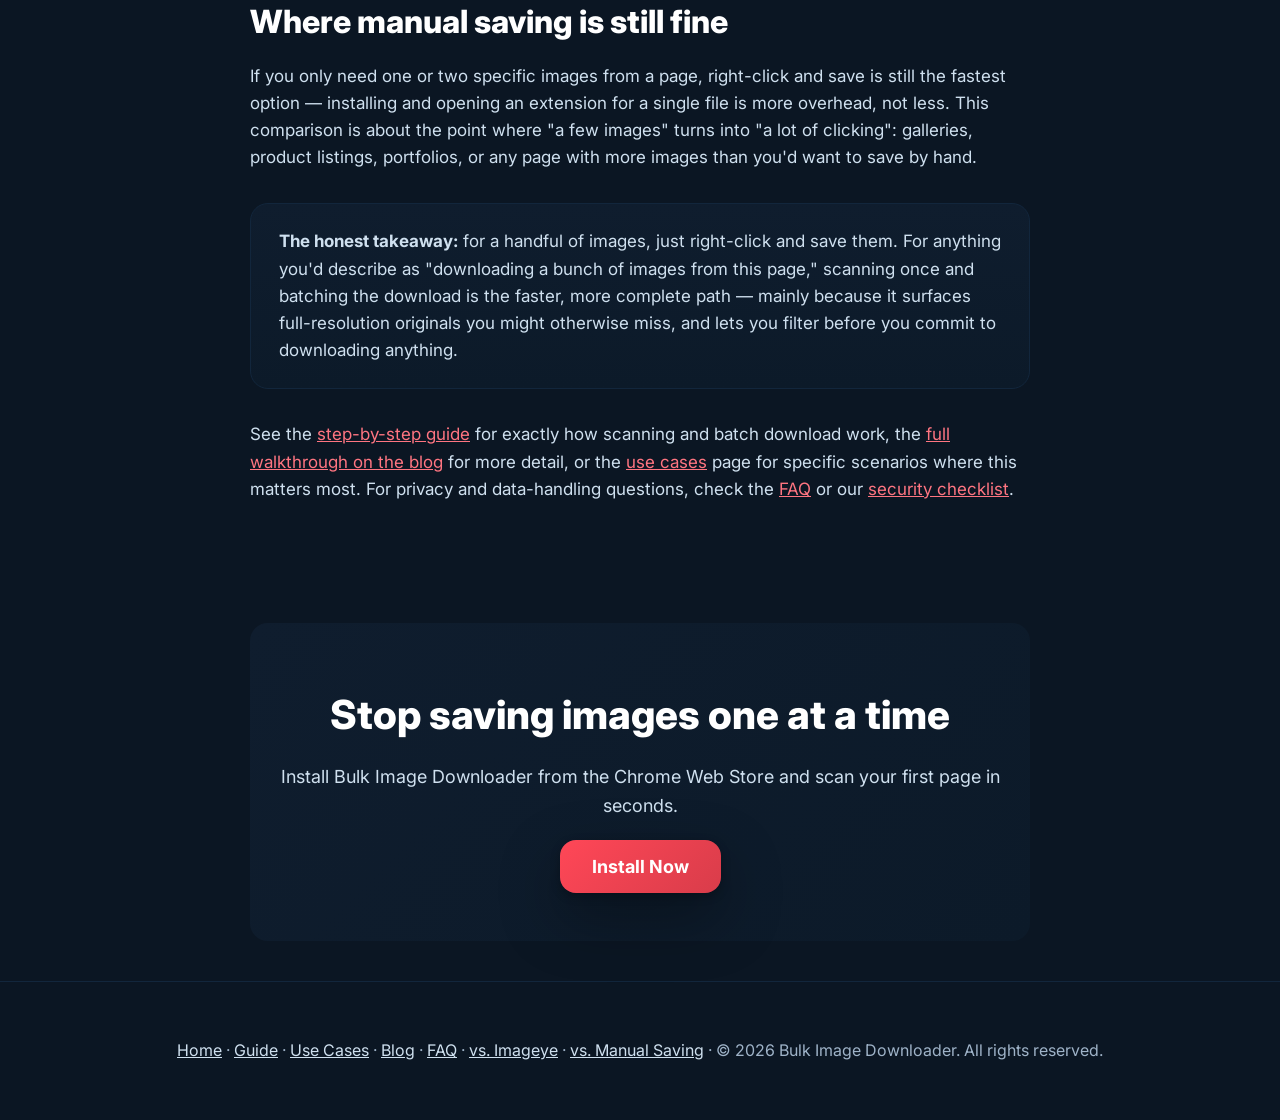
<file: vs-manual-saving/index.html>
<!DOCTYPE html>
<html lang="en">
<head>
  <meta charset="utf-8" />
  <meta name="viewport" content="width=device-width, initial-scale=1" />
  <title>Bulk Image Downloader vs. Saving Images One by One</title>
  <meta name="description" content="What actually changes when you stop right-clicking 'Save Image As' on every image and scan the whole page at once instead." />
  <meta name="keywords" content="save image as alternative, download multiple images without right click, bulk download vs manual save" />
  <link rel="canonical" href="https://bulk-image-downloader.com/vs-manual-saving/" />

  <!-- Open Graph -->
  <meta property="og:type" content="article" />
  <meta property="og:url" content="https://bulk-image-downloader.com/vs-manual-saving/" />
  <meta property="og:title" content="Bulk Image Downloader vs. Saving Images One by One" />
  <meta property="og:description" content="What actually changes when you stop right-clicking 'Save Image As' on every image and scan the whole page at once instead." />
  <meta property="og:image" content="https://bulk-image-downloader.com/Landing_Screen_1.png" />
  <meta property="og:site_name" content="Bulk Image Downloader" />

  <!-- Twitter Card -->
  <meta name="twitter:card" content="summary_large_image" />
  <meta name="twitter:title" content="Bulk Image Downloader vs. Saving Images One by One" />
  <meta name="twitter:description" content="What actually changes when you stop right-clicking 'Save Image As' on every image and scan the whole page at once instead." />
  <meta name="twitter:image" content="https://bulk-image-downloader.com/Landing_Screen_1.png" />

  <!-- Google Tag Manager -->
  <script>(function(w,d,s,l,i){w[l]=w[l]||[];w[l].push({'gtm.start':
  new Date().getTime(),event:'gtm.js'});var f=d.getElementsByTagName(s)[0],
  j=d.createElement(s),dl=l!='dataLayer'?'&l='+l:'';j.async=true;j.src=
  'https://www.googletagmanager.com/gtm.js?id='+i+dl;f.parentNode.insertBefore(j,f);
  })(window,document,'script','dataLayer','GTM-KWNNQT8N');</script>
  <!-- End Google Tag Manager -->

  <!-- Umami tracking -->
  <script defer src="https://cloud.umami.is/script.js" data-website-id="cbf2f890-7747-4fc9-b581-79adfbaeee85"></script>

  <!-- Favicons -->
  <link rel="icon" type="image/png" href="/favicon-96x96.png" sizes="96x96" />
  <link rel="icon" type="image/svg+xml" href="/favicon.svg" />
  <link rel="shortcut icon" href="/favicon.ico" />
  <link rel="apple-touch-icon" sizes="180x180" href="/apple-touch-icon.png" />
  <link rel="manifest" href="/site.webmanifest" />

  <!-- Typography -->
  <link rel="preconnect" href="https://fonts.googleapis.com">
  <link rel="preconnect" href="https://fonts.gstatic.com" crossorigin>
  <link href="https://fonts.googleapis.com/css2?family=Inter:wght@400;500;600;700;800&display=swap" rel="stylesheet">

  <link rel="stylesheet" href="/shared/base.css" />
  <style>
    .hero {
      padding: 80px 0 40px;
    }

    @media (max-width: 768px) {
      .hero {
        padding: 60px 0 30px;
      }
    }
  </style>

  <!-- Structured Data: Article -->
  <script type="application/ld+json">
  {
    "@context": "https://schema.org",
    "@type": "Article",
    "headline": "Bulk Image Downloader vs. Saving Images One by One",
    "description": "What actually changes when you stop right-clicking 'Save Image As' on every image and scan the whole page at once instead.",
    "image": "https://bulk-image-downloader.com/Landing_Screen_1.png",
    "author": {
      "@type": "Organization",
      "name": "Bulk Image Downloader"
    },
    "publisher": {
      "@type": "Organization",
      "name": "Bulk Image Downloader",
      "logo": {
        "@type": "ImageObject",
        "url": "https://bulk-image-downloader.com/web-app-manifest-512x512.png"
      }
    },
    "mainEntityOfPage": "https://bulk-image-downloader.com/vs-manual-saving/",
    "datePublished": "2026-10-10",
    "dateModified": "2026-10-10"
  }
  </script>
</head>
<body>
  <!-- Google Tag Manager (noscript) -->
  <noscript><iframe src="https://www.googletagmanager.com/ns.html?id=GTM-KWNNQT8N"
  height="0" width="0" style="display:none;visibility:hidden"></iframe></noscript>
  <!-- End Google Tag Manager (noscript) -->

    <header class="header">
    <div class="header-content">
      <a href="/" class="logo">
        <div class="logo-icon">B</div>
        Bulk Image Downloader
      </a>
      <nav class="nav">
        <a href="/" class="nav-link">Home</a>
        <a href="/guide/" class="nav-link">Guide</a>
        <a href="/use-cases/" class="nav-link">Use Cases</a>
        <a href="/blog/" class="nav-link">Blog</a>
        <a href="/faq/" class="nav-link">FAQ</a>
        <a href="/vs-imageye/" class="nav-link">vs. Imageye</a>
        <a href="/vs-manual-saving/" class="nav-link active">vs. Manual Saving</a>
        <a href="/install" class="nav-link">Install</a>
        <a href="https://chromewebstore.google.com/detail/bulk-image-downloader/kbafpfajhhaeilcldcmmjbgjlecnbfgj" class="cta-button" target="_blank">Get Extension</a>
      </nav>
    </div>
  </header>

  <main class="main">
    <article class="article">
      <!-- Hero -->
      <section class="hero">
        <h1>Bulk Image Downloader vs. Saving Images One by One</h1>
        <p class="meta">Comparison</p>
        <p>The default way to save images from a webpage is right-click, "Save Image As," repeat — once per image. Here's what actually changes when you scan the whole page and download everything in one batch instead.</p>
        <div class="hero-cta">
          <a href="https://chromewebstore.google.com/detail/bulk-image-downloader/kbafpfajhhaeilcldcmmjbgjlecnbfgj" class="btn-primary" target="_blank">Install the Extension</a>
          <a href="/guide/" class="btn-secondary">See the Step-by-Step Guide</a>
        </div>
      </section>

      <section class="article-body">
        <h2>Why this comparison is simple</h2>
        <p>Most comparisons between tools involve tradeoffs. This one doesn't, for a straightforward reason: right-click "Save Image As" is a Chrome feature built for saving one file at a time, not a competing product designed for bulk downloading. Comparing a batch tool to a one-at-a-time workflow isn't really a contest — it's just a description of what changes when you stop doing the same repetitive action dozens of times.</p>

        <h2>Side-by-side</h2>
        <div class="compare-table-wrap">
          <table class="compare-table">
            <thead>
              <tr>
                <th></th>
                <th>Saving images one by one</th>
                <th>Bulk Image Downloader</th>
              </tr>
            </thead>
            <tbody>
              <tr>
                <td data-label="">Steps to save 40 images</td>
                <td data-label="Saving images one by one">Right-click, "Save Image As," confirm — repeated 40 times</td>
                <td data-label="Bulk Image Downloader">One scan, select, one batch download</td>
              </tr>
              <tr>
                <td data-label="">Images only visible in the rendered page</td>
                <td data-label="Saving images one by one">That's all you can right-click and save</td>
                <td data-label="Bulk Image Downloader">Also finds full-resolution originals linked behind thumbnails, which you'd have to know to look for manually</td>
              </tr>
              <tr>
                <td data-label="">Filtering before saving</td>
                <td data-label="Saving images one by one">Not possible — you decide per image, before you've seen the full set</td>
                <td data-label="Bulk Image Downloader">Scan first, then filter by size, format, or source, then download</td>
              </tr>
              <tr>
                <td data-label="">File naming</td>
                <td data-label="Saving images one by one">Whatever the browser assigns per save dialog, one at a time</td>
                <td data-label="Bulk Image Downloader">Automatic batch naming across the whole selection</td>
              </tr>
            </tbody>
          </table>
        </div>

        <h2>Where manual saving is still fine</h2>
        <p>If you only need one or two specific images from a page, right-click and save is still the fastest option — installing and opening an extension for a single file is more overhead, not less. This comparison is about the point where "a few images" turns into "a lot of clicking": galleries, product listings, portfolios, or any page with more images than you'd want to save by hand.</p>

        <div class="callout">
          <p><strong>The honest takeaway:</strong> for a handful of images, just right-click and save them. For anything you'd describe as "downloading a bunch of images from this page," scanning once and batching the download is the faster, more complete path — mainly because it surfaces full-resolution originals you might otherwise miss, and lets you filter before you commit to downloading anything.</p>
        </div>

        <p>See the <a href="/guide/">step-by-step guide</a> for exactly how scanning and batch download work, the <a href="/blog/how-to-download-all-images-from-a-website/">full walkthrough on the blog</a> for more detail, or the <a href="/use-cases/">use cases</a> page for specific scenarios where this matters most. For privacy and data-handling questions, check the <a href="/faq/">FAQ</a> or our <a href="/blog/is-it-safe-bulk-image-downloader-extension/">security checklist</a>.</p>
      </section>

      <!-- CTA -->
      <section class="cta-section">
        <h2>Stop saving images one at a time</h2>
        <p>Install Bulk Image Downloader from the Chrome Web Store and scan your first page in seconds.</p>
        <a href="https://chromewebstore.google.com/detail/bulk-image-downloader/kbafpfajhhaeilcldcmmjbgjlecnbfgj" class="btn-primary" target="_blank">Install Now</a>
      </section>
    </article>
  </main>

    <footer class="footer">
    <p><a href="/">Home</a> · <a href="/guide/">Guide</a> · <a href="/use-cases/">Use Cases</a> · <a href="/blog/">Blog</a> · <a href="/faq/">FAQ</a> · <a href="/vs-imageye/">vs. Imageye</a> · <a href="/vs-manual-saving/">vs. Manual Saving</a> · © 2026 Bulk Image Downloader. All rights reserved.</p>
  </footer>
</body>
</html>
</file>
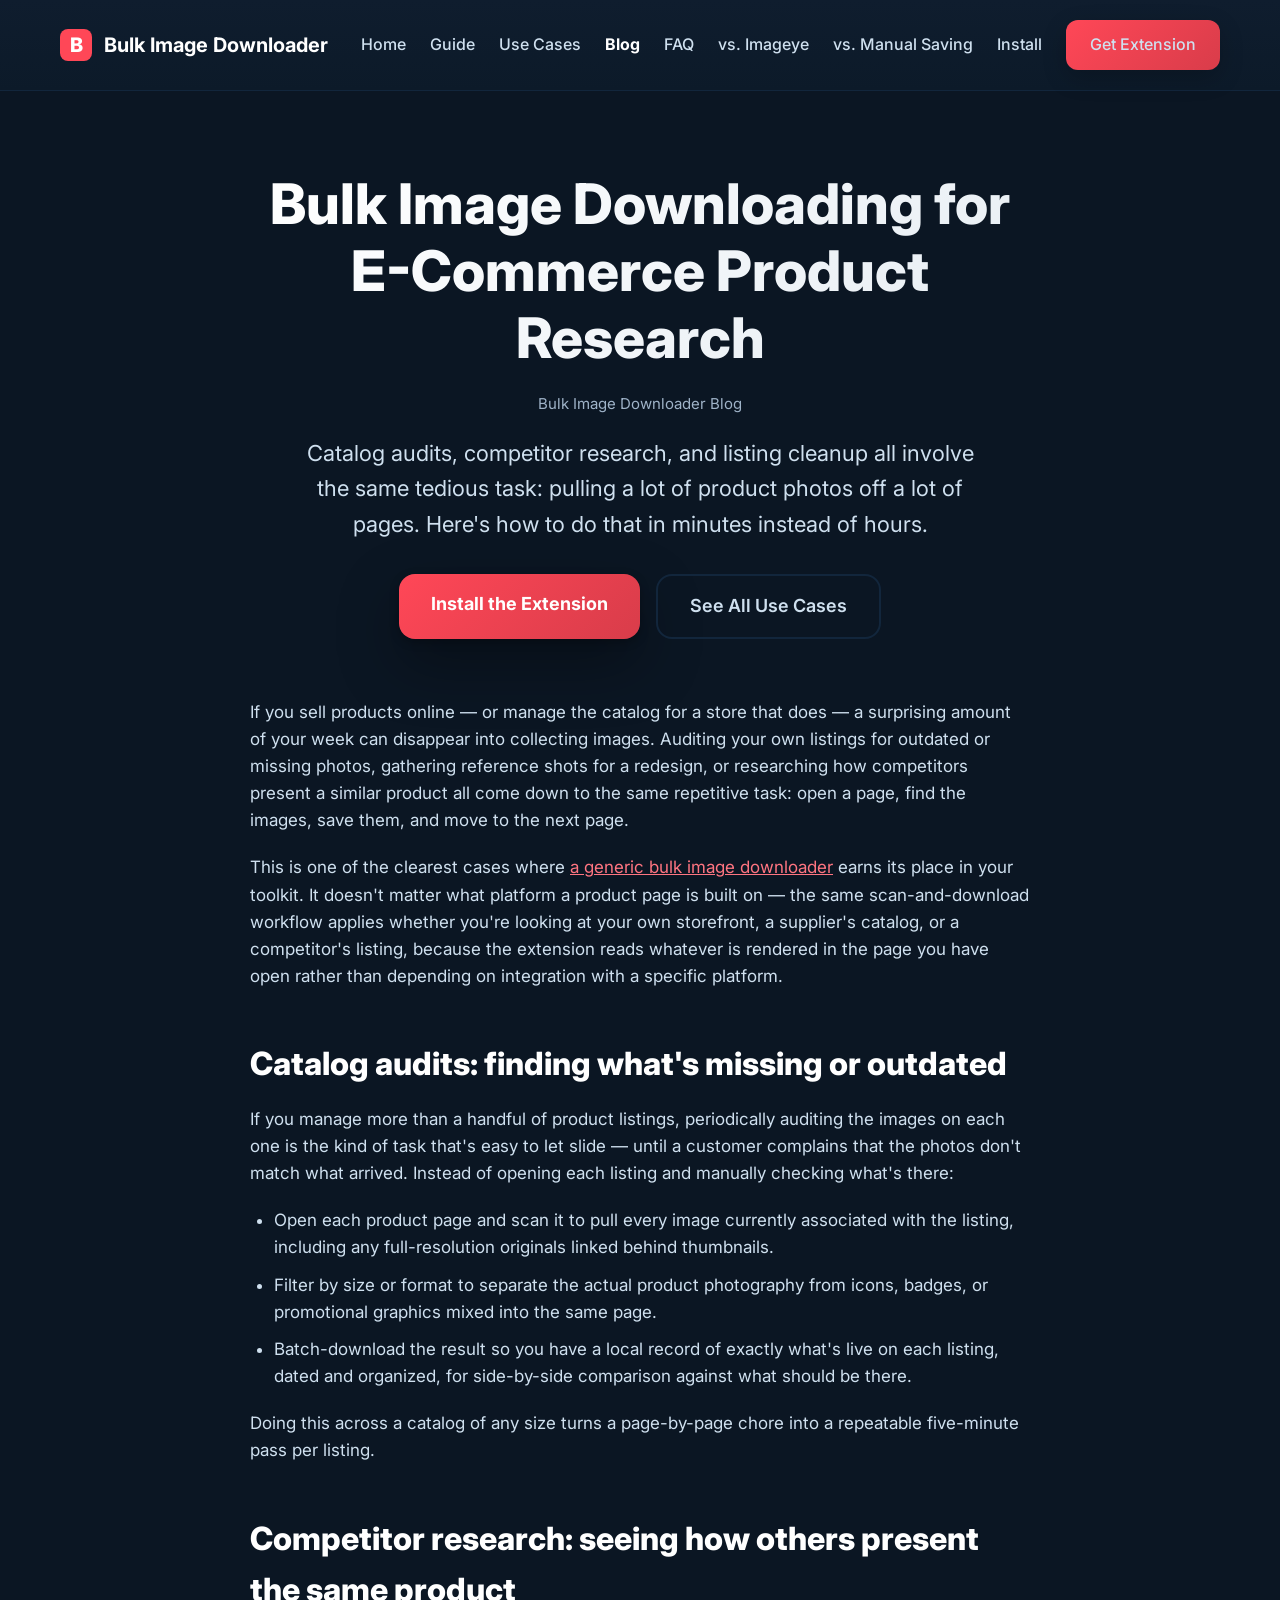
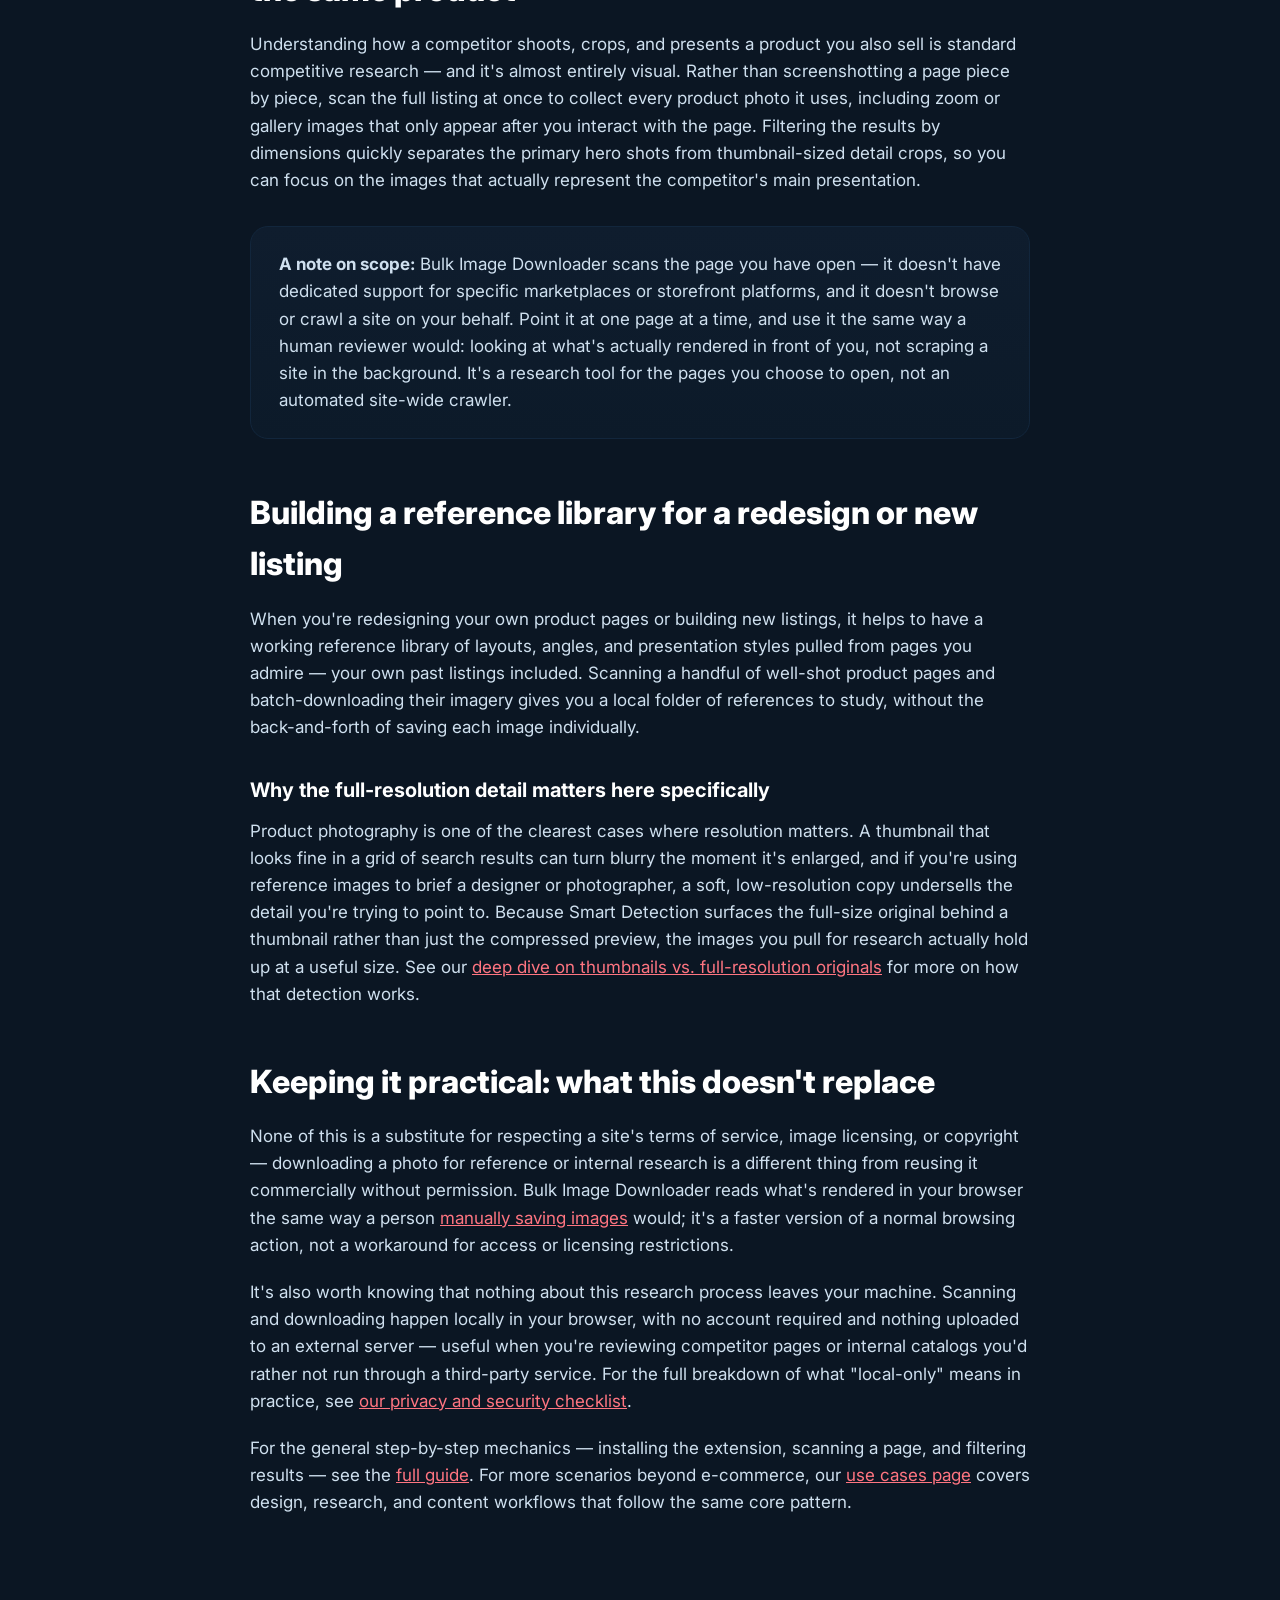
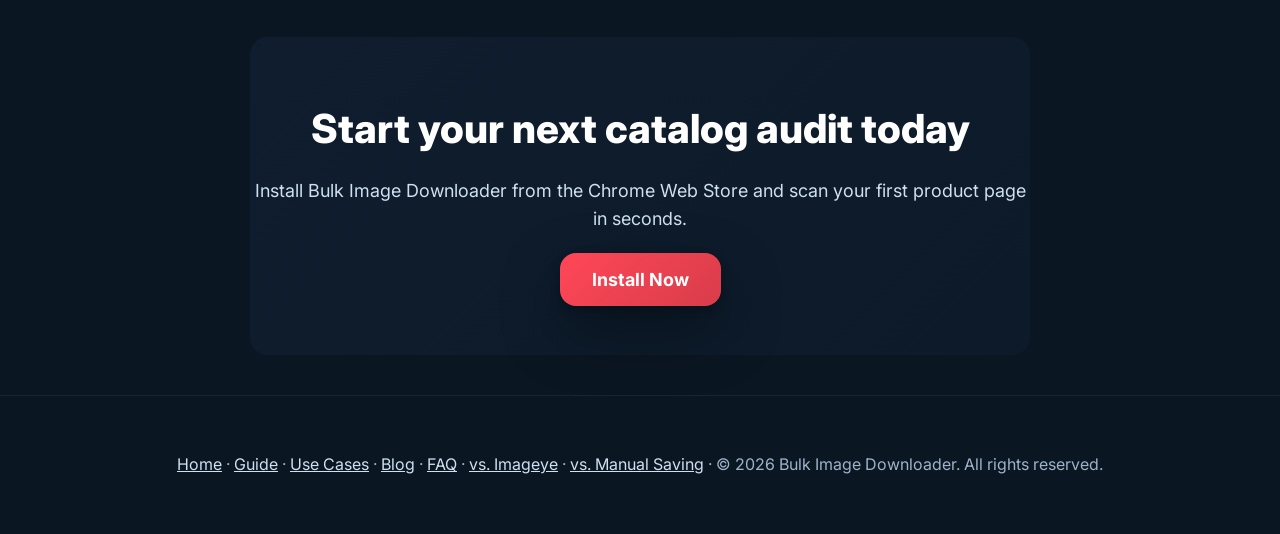
<file: blog/ecommerce-product-image-research/index.html>
<!DOCTYPE html>
<html lang="en">
<head>
  <meta charset="utf-8" />
  <meta name="viewport" content="width=device-width, initial-scale=1" />
  <title>Bulk Image Downloading for E-Commerce Product Research | Bulk Image Downloader</title>
  <meta name="description" content="How e-commerce sellers and catalog managers use bulk image downloading for competitor research, listing audits, and reference collection — without site-specific tools." />
  <meta name="keywords" content="download product images chrome extension, bulk download images from gallery, chrome extension to download multiple images at once, image downloader extension" />
  <link rel="canonical" href="https://bulk-image-downloader.com/blog/ecommerce-product-image-research/" />

  <!-- Open Graph -->
  <meta property="og:type" content="article" />
  <meta property="og:url" content="https://bulk-image-downloader.com/blog/ecommerce-product-image-research/" />
  <meta property="og:title" content="Bulk Image Downloading for E-Commerce Product Research" />
  <meta property="og:description" content="How e-commerce sellers and catalog managers use bulk image downloading for competitor research, listing audits, and reference collection — without site-specific tools." />
  <meta property="og:image" content="https://bulk-image-downloader.com/Landing_Screen_1.png" />
  <meta property="og:site_name" content="Bulk Image Downloader" />

  <!-- Twitter Card -->
  <meta name="twitter:card" content="summary_large_image" />
  <meta name="twitter:title" content="Bulk Image Downloading for E-Commerce Product Research" />
  <meta name="twitter:description" content="How e-commerce sellers and catalog managers use bulk image downloading for competitor research, listing audits, and reference collection — without site-specific tools." />
  <meta name="twitter:image" content="https://bulk-image-downloader.com/Landing_Screen_1.png" />

  <!-- Google Tag Manager -->
  <script>(function(w,d,s,l,i){w[l]=w[l]||[];w[l].push({'gtm.start':
  new Date().getTime(),event:'gtm.js'});var f=d.getElementsByTagName(s)[0],
  j=d.createElement(s),dl=l!='dataLayer'?'&l='+l:'';j.async=true;j.src=
  'https://www.googletagmanager.com/gtm.js?id='+i+dl;f.parentNode.insertBefore(j,f);
  })(window,document,'script','dataLayer','GTM-KWNNQT8N');</script>
  <!-- End Google Tag Manager -->

  <!-- Umami tracking -->
  <script defer src="https://cloud.umami.is/script.js" data-website-id="cbf2f890-7747-4fc9-b581-79adfbaeee85"></script>

  <!-- Favicons -->
  <link rel="icon" type="image/png" href="/favicon-96x96.png" sizes="96x96" />
  <link rel="icon" type="image/svg+xml" href="/favicon.svg" />
  <link rel="shortcut icon" href="/favicon.ico" />
  <link rel="apple-touch-icon" sizes="180x180" href="/apple-touch-icon.png" />
  <link rel="manifest" href="/site.webmanifest" />

  <!-- Typography -->
  <link rel="preconnect" href="https://fonts.googleapis.com">
  <link rel="preconnect" href="https://fonts.gstatic.com" crossorigin>
  <link href="https://fonts.googleapis.com/css2?family=Inter:wght@400;500;600;700;800&display=swap" rel="stylesheet">

  <link rel="stylesheet" href="/shared/base.css" />
  <style>
    .hero {
      padding: 80px 0 40px;
    }

    @media (max-width: 768px) {
      .hero {
        padding: 60px 0 30px;
      }
    }
  </style>

  <!-- Structured Data: Article -->
  <script type="application/ld+json">
  {
    "@context": "https://schema.org",
    "@type": "Article",
    "headline": "Bulk Image Downloading for E-Commerce Product Research",
    "description": "How e-commerce sellers and catalog managers use bulk image downloading for competitor research, listing audits, and reference collection — without site-specific tools.",
    "image": "https://bulk-image-downloader.com/Landing_Screen_1.png",
    "author": {
      "@type": "Organization",
      "name": "Bulk Image Downloader"
    },
    "publisher": {
      "@type": "Organization",
      "name": "Bulk Image Downloader",
      "logo": {
        "@type": "ImageObject",
        "url": "https://bulk-image-downloader.com/web-app-manifest-512x512.png"
      }
    },
    "mainEntityOfPage": "https://bulk-image-downloader.com/blog/ecommerce-product-image-research/",
    "datePublished": "2026-10-09",
    "dateModified": "2026-10-09"
  }
  </script>
</head>
<body>
  <!-- Google Tag Manager (noscript) -->
  <noscript><iframe src="https://www.googletagmanager.com/ns.html?id=GTM-KWNNQT8N"
  height="0" width="0" style="display:none;visibility:hidden"></iframe></noscript>
  <!-- End Google Tag Manager (noscript) -->

    <header class="header">
    <div class="header-content">
      <a href="/" class="logo">
        <div class="logo-icon">B</div>
        Bulk Image Downloader
      </a>
      <nav class="nav">
        <a href="/" class="nav-link">Home</a>
        <a href="/guide/" class="nav-link">Guide</a>
        <a href="/use-cases/" class="nav-link">Use Cases</a>
        <a href="/blog/" class="nav-link active">Blog</a>
        <a href="/faq/" class="nav-link">FAQ</a>
        <a href="/vs-imageye/" class="nav-link">vs. Imageye</a>
        <a href="/vs-manual-saving/" class="nav-link">vs. Manual Saving</a>
        <a href="/install" class="nav-link">Install</a>
        <a href="https://chromewebstore.google.com/detail/bulk-image-downloader/kbafpfajhhaeilcldcmmjbgjlecnbfgj" class="cta-button" target="_blank">Get Extension</a>
      </nav>
    </div>
  </header>

  <main class="main">
    <article class="article">
      <!-- Hero -->
      <section class="hero">
        <h1>Bulk Image Downloading for E-Commerce Product Research</h1>
        <p class="meta">Bulk Image Downloader Blog</p>
        <p>Catalog audits, competitor research, and listing cleanup all involve the same tedious task: pulling a lot of product photos off a lot of pages. Here's how to do that in minutes instead of hours.</p>
        <div class="hero-cta">
          <a href="https://chromewebstore.google.com/detail/bulk-image-downloader/kbafpfajhhaeilcldcmmjbgjlecnbfgj" class="btn-primary" target="_blank">Install the Extension</a>
          <a href="/use-cases/" class="btn-secondary">See All Use Cases</a>
        </div>
      </section>

      <section class="article-body">
        <p>If you sell products online — or manage the catalog for a store that does — a surprising amount of your week can disappear into collecting images. Auditing your own listings for outdated or missing photos, gathering reference shots for a redesign, or researching how competitors present a similar product all come down to the same repetitive task: open a page, find the images, save them, and move to the next page.</p>

        <p>This is one of the clearest cases where <a href="/vs-imageye/">a generic bulk image downloader</a> earns its place in your toolkit. It doesn't matter what platform a product page is built on — the same scan-and-download workflow applies whether you're looking at your own storefront, a supplier's catalog, or a competitor's listing, because the extension reads whatever is rendered in the page you have open rather than depending on integration with a specific platform.</p>

        <h2>Catalog audits: finding what's missing or outdated</h2>
        <p>If you manage more than a handful of product listings, periodically auditing the images on each one is the kind of task that's easy to let slide — until a customer complains that the photos don't match what arrived. Instead of opening each listing and manually checking what's there:</p>
        <ul>
          <li>Open each product page and scan it to pull every image currently associated with the listing, including any full-resolution originals linked behind thumbnails.</li>
          <li>Filter by size or format to separate the actual product photography from icons, badges, or promotional graphics mixed into the same page.</li>
          <li>Batch-download the result so you have a local record of exactly what's live on each listing, dated and organized, for side-by-side comparison against what should be there.</li>
        </ul>
        <p>Doing this across a catalog of any size turns a page-by-page chore into a repeatable five-minute pass per listing.</p>

        <h2>Competitor research: seeing how others present the same product</h2>
        <p>Understanding how a competitor shoots, crops, and presents a product you also sell is standard competitive research — and it's almost entirely visual. Rather than screenshotting a page piece by piece, scan the full listing at once to collect every product photo it uses, including zoom or gallery images that only appear after you interact with the page. Filtering the results by dimensions quickly separates the primary hero shots from thumbnail-sized detail crops, so you can focus on the images that actually represent the competitor's main presentation.</p>

        <div class="callout">
          <p><strong>A note on scope:</strong> Bulk Image Downloader scans the page you have open — it doesn't have dedicated support for specific marketplaces or storefront platforms, and it doesn't browse or crawl a site on your behalf. Point it at one page at a time, and use it the same way a human reviewer would: looking at what's actually rendered in front of you, not scraping a site in the background. It's a research tool for the pages you choose to open, not an automated site-wide crawler.</p>
        </div>

        <h2>Building a reference library for a redesign or new listing</h2>
        <p>When you're redesigning your own product pages or building new listings, it helps to have a working reference library of layouts, angles, and presentation styles pulled from pages you admire — your own past listings included. Scanning a handful of well-shot product pages and batch-downloading their imagery gives you a local folder of references to study, without the back-and-forth of saving each image individually.</p>

        <h3>Why the full-resolution detail matters here specifically</h3>
        <p>Product photography is one of the clearest cases where resolution matters. A thumbnail that looks fine in a grid of search results can turn blurry the moment it's enlarged, and if you're using reference images to brief a designer or photographer, a soft, low-resolution copy undersells the detail you're trying to point to. Because Smart Detection surfaces the full-size original behind a thumbnail rather than just the compressed preview, the images you pull for research actually hold up at a useful size. See our <a href="/blog/how-to-download-all-images-from-a-website/">deep dive on thumbnails vs. full-resolution originals</a> for more on how that detection works.</p>

        <h2>Keeping it practical: what this doesn't replace</h2>
        <p>None of this is a substitute for respecting a site's terms of service, image licensing, or copyright — downloading a photo for reference or internal research is a different thing from reusing it commercially without permission. Bulk Image Downloader reads what's rendered in your browser the same way a person <a href="/vs-manual-saving/">manually saving images</a> would; it's a faster version of a normal browsing action, not a workaround for access or licensing restrictions.</p>

        <p>It's also worth knowing that nothing about this research process leaves your machine. Scanning and downloading happen locally in your browser, with no account required and nothing uploaded to an external server — useful when you're reviewing competitor pages or internal catalogs you'd rather not run through a third-party service. For the full breakdown of what "local-only" means in practice, see <a href="/blog/is-it-safe-bulk-image-downloader-extension/">our privacy and security checklist</a>.</p>

        <p>For the general step-by-step mechanics — installing the extension, scanning a page, and filtering results — see the <a href="/guide/">full guide</a>. For more scenarios beyond e-commerce, our <a href="/use-cases/">use cases page</a> covers design, research, and content workflows that follow the same core pattern.</p>
      </section>

      <!-- CTA -->
      <section class="cta-section">
        <h2>Start your next catalog audit today</h2>
        <p>Install Bulk Image Downloader from the Chrome Web Store and scan your first product page in seconds.</p>
        <a href="https://chromewebstore.google.com/detail/bulk-image-downloader/kbafpfajhhaeilcldcmmjbgjlecnbfgj" class="btn-primary" target="_blank">Install Now</a>
      </section>
    </article>
  </main>

    <footer class="footer">
    <p><a href="/">Home</a> · <a href="/guide/">Guide</a> · <a href="/use-cases/">Use Cases</a> · <a href="/blog/">Blog</a> · <a href="/faq/">FAQ</a> · <a href="/vs-imageye/">vs. Imageye</a> · <a href="/vs-manual-saving/">vs. Manual Saving</a> · © 2026 Bulk Image Downloader. All rights reserved.</p>
  </footer>
</body>
</html>
</file>
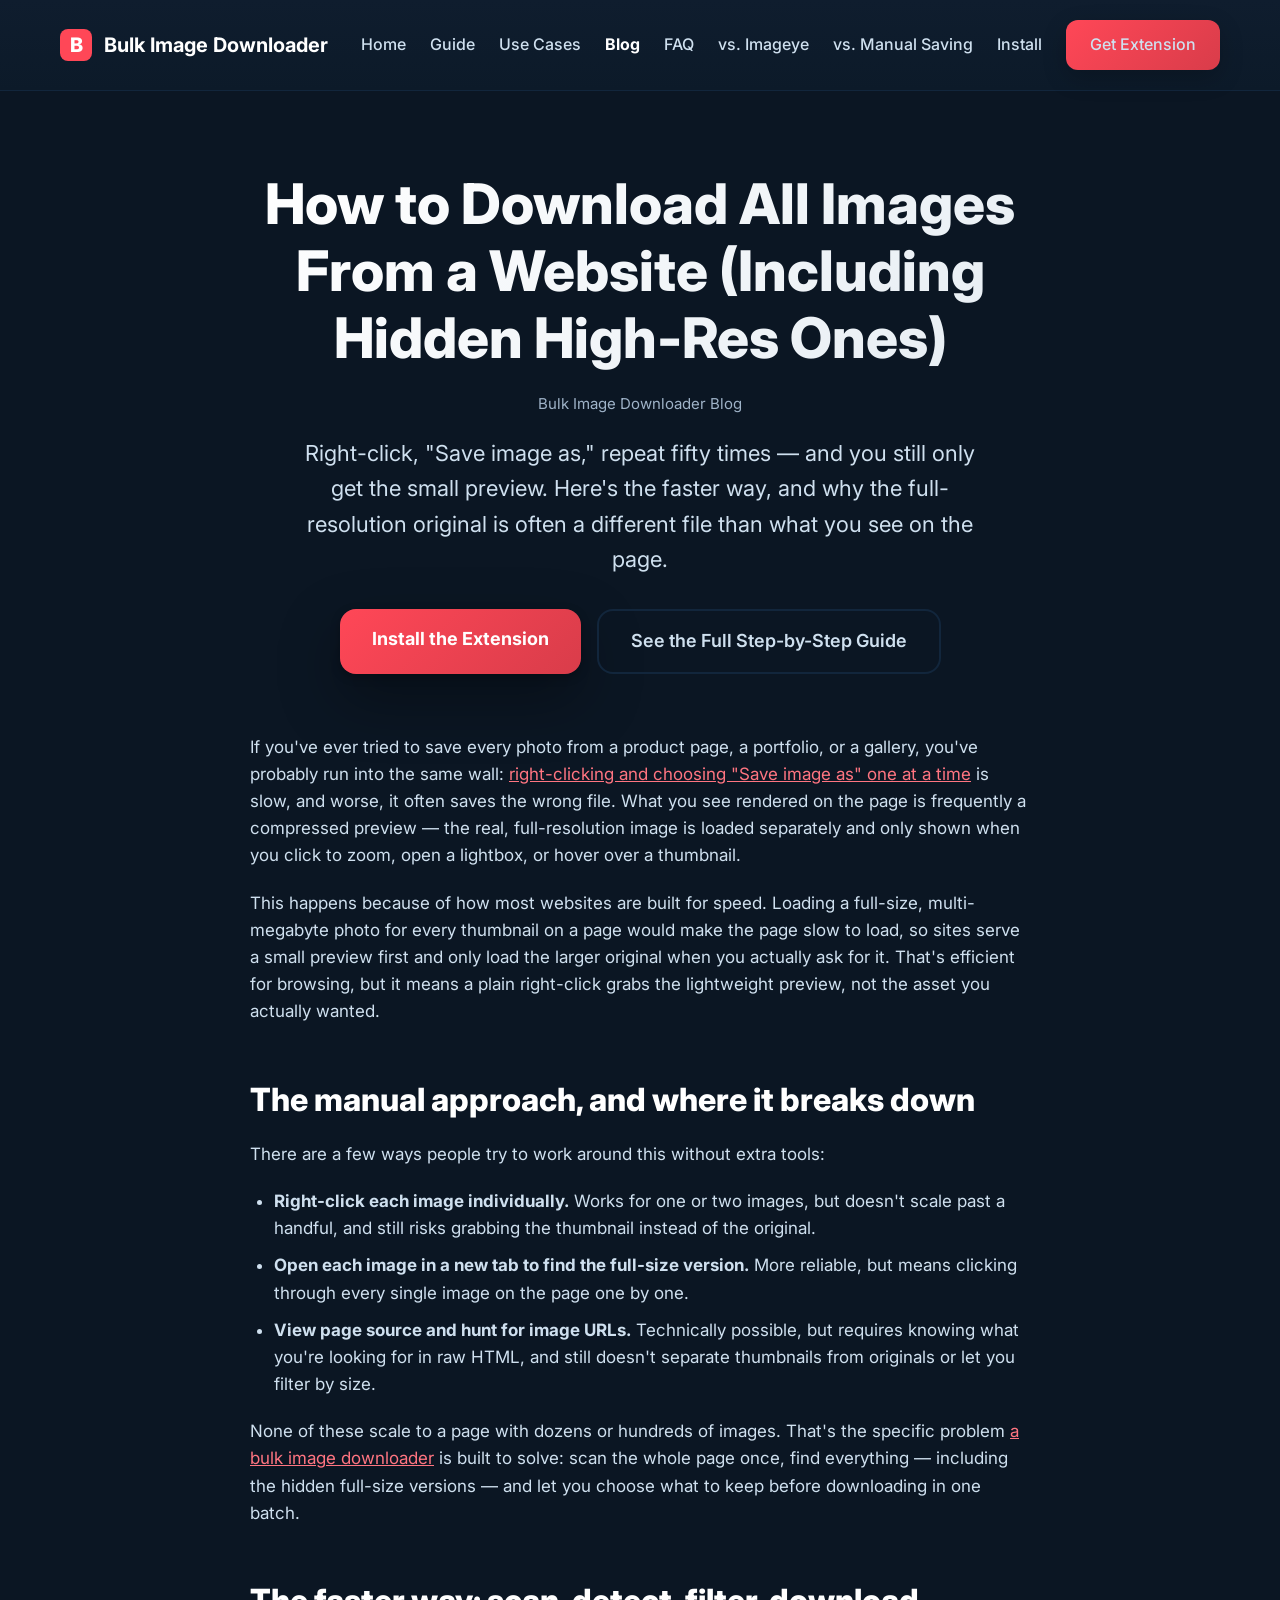
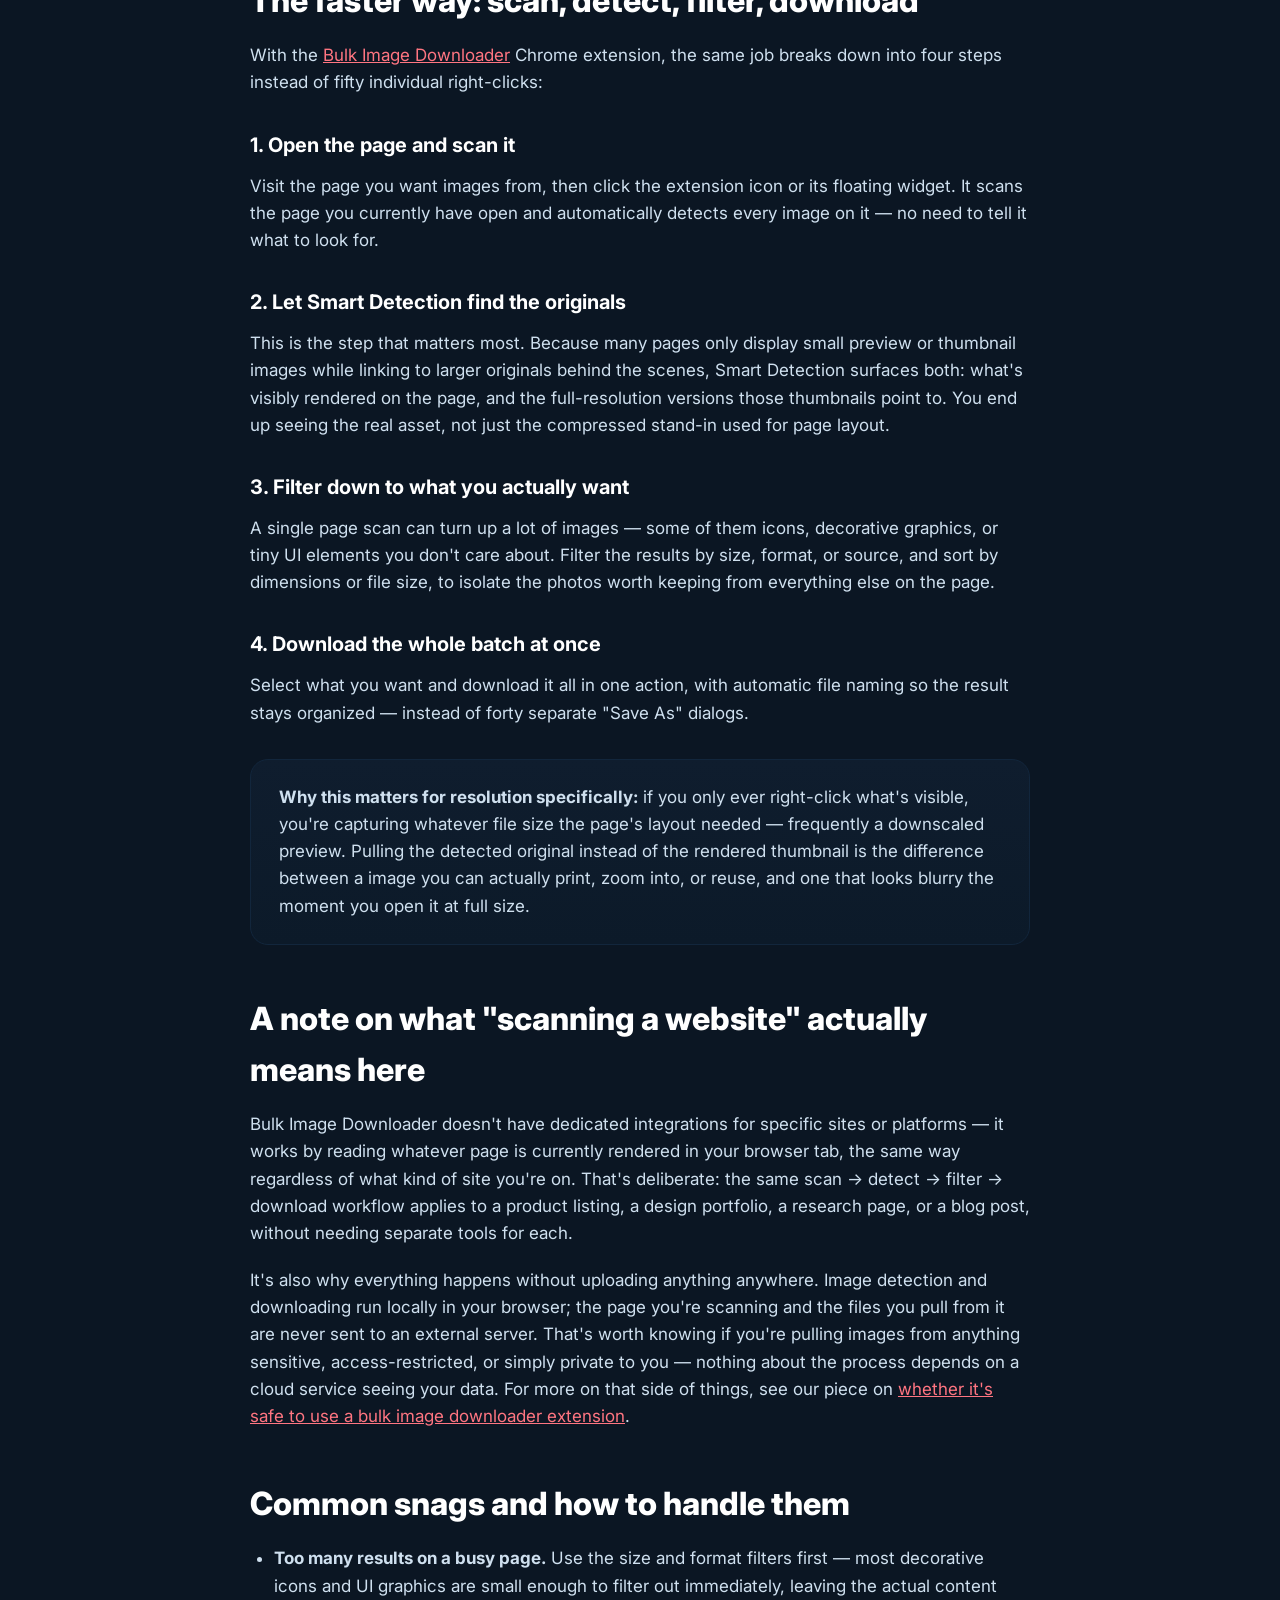
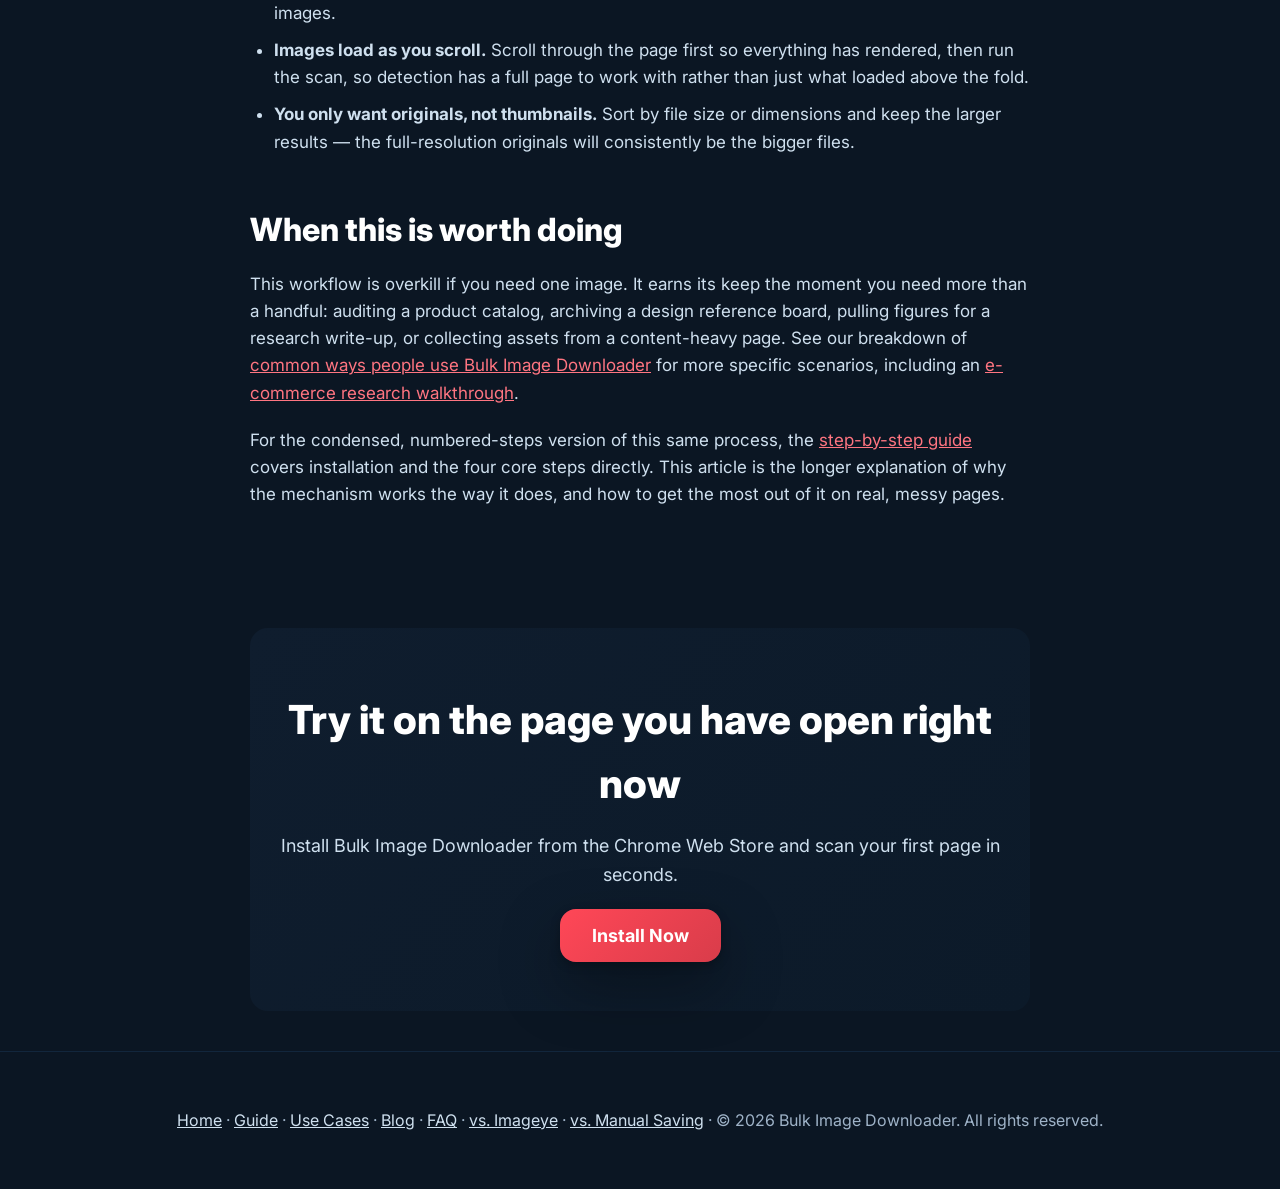
<file: blog/how-to-download-all-images-from-a-website/index.html>
<!DOCTYPE html>
<html lang="en">
<head>
  <meta charset="utf-8" />
  <meta name="viewport" content="width=device-width, initial-scale=1" />
  <title>How to Download All Images From a Website (Including Hidden High-Res Ones) | Bulk Image Downloader</title>
  <meta name="description" content="Right-click-save only gets you the small preview. Here's how to download every image on a page at once, including the full-resolution originals hiding behind the thumbnails." />
  <meta name="keywords" content="download all images from a website chrome, download high resolution images from website, bulk image downloader, image downloader extension" />
  <link rel="canonical" href="https://bulk-image-downloader.com/blog/how-to-download-all-images-from-a-website/" />

  <!-- Open Graph -->
  <meta property="og:type" content="article" />
  <meta property="og:url" content="https://bulk-image-downloader.com/blog/how-to-download-all-images-from-a-website/" />
  <meta property="og:title" content="How to Download All Images From a Website (Including Hidden High-Res Ones)" />
  <meta property="og:description" content="Right-click-save only gets you the small preview. Here's how to download every image on a page at once, including the full-resolution originals hiding behind the thumbnails." />
  <meta property="og:image" content="https://bulk-image-downloader.com/Landing_Screen_1.png" />
  <meta property="og:site_name" content="Bulk Image Downloader" />

  <!-- Twitter Card -->
  <meta name="twitter:card" content="summary_large_image" />
  <meta name="twitter:title" content="How to Download All Images From a Website (Including Hidden High-Res Ones)" />
  <meta name="twitter:description" content="Right-click-save only gets you the small preview. Here's how to download every image on a page at once, including the full-resolution originals hiding behind the thumbnails." />
  <meta name="twitter:image" content="https://bulk-image-downloader.com/Landing_Screen_1.png" />

  <!-- Google Tag Manager -->
  <script>(function(w,d,s,l,i){w[l]=w[l]||[];w[l].push({'gtm.start':
  new Date().getTime(),event:'gtm.js'});var f=d.getElementsByTagName(s)[0],
  j=d.createElement(s),dl=l!='dataLayer'?'&l='+l:'';j.async=true;j.src=
  'https://www.googletagmanager.com/gtm.js?id='+i+dl;f.parentNode.insertBefore(j,f);
  })(window,document,'script','dataLayer','GTM-KWNNQT8N');</script>
  <!-- End Google Tag Manager -->

  <!-- Umami tracking -->
  <script defer src="https://cloud.umami.is/script.js" data-website-id="cbf2f890-7747-4fc9-b581-79adfbaeee85"></script>

  <!-- Favicons -->
  <link rel="icon" type="image/png" href="/favicon-96x96.png" sizes="96x96" />
  <link rel="icon" type="image/svg+xml" href="/favicon.svg" />
  <link rel="shortcut icon" href="/favicon.ico" />
  <link rel="apple-touch-icon" sizes="180x180" href="/apple-touch-icon.png" />
  <link rel="manifest" href="/site.webmanifest" />

  <!-- Typography -->
  <link rel="preconnect" href="https://fonts.googleapis.com">
  <link rel="preconnect" href="https://fonts.gstatic.com" crossorigin>
  <link href="https://fonts.googleapis.com/css2?family=Inter:wght@400;500;600;700;800&display=swap" rel="stylesheet">

  <link rel="stylesheet" href="/shared/base.css" />
  <style>
    .hero {
      padding: 80px 0 40px;
    }

    @media (max-width: 768px) {
      .hero {
        padding: 60px 0 30px;
      }
    }
  </style>

  <!-- Structured Data: Article -->
  <script type="application/ld+json">
  {
    "@context": "https://schema.org",
    "@type": "Article",
    "headline": "How to Download All Images From a Website (Including Hidden High-Res Ones)",
    "description": "Right-click-save only gets you the small preview. Here's how to download every image on a page at once, including the full-resolution originals hiding behind the thumbnails.",
    "image": "https://bulk-image-downloader.com/Landing_Screen_1.png",
    "author": {
      "@type": "Organization",
      "name": "Bulk Image Downloader"
    },
    "publisher": {
      "@type": "Organization",
      "name": "Bulk Image Downloader",
      "logo": {
        "@type": "ImageObject",
        "url": "https://bulk-image-downloader.com/web-app-manifest-512x512.png"
      }
    },
    "mainEntityOfPage": "https://bulk-image-downloader.com/blog/how-to-download-all-images-from-a-website/",
    "datePublished": "2026-10-09",
    "dateModified": "2026-10-09"
  }
  </script>
</head>
<body>
  <!-- Google Tag Manager (noscript) -->
  <noscript><iframe src="https://www.googletagmanager.com/ns.html?id=GTM-KWNNQT8N"
  height="0" width="0" style="display:none;visibility:hidden"></iframe></noscript>
  <!-- End Google Tag Manager (noscript) -->

    <header class="header">
    <div class="header-content">
      <a href="/" class="logo">
        <div class="logo-icon">B</div>
        Bulk Image Downloader
      </a>
      <nav class="nav">
        <a href="/" class="nav-link">Home</a>
        <a href="/guide/" class="nav-link">Guide</a>
        <a href="/use-cases/" class="nav-link">Use Cases</a>
        <a href="/blog/" class="nav-link active">Blog</a>
        <a href="/faq/" class="nav-link">FAQ</a>
        <a href="/vs-imageye/" class="nav-link">vs. Imageye</a>
        <a href="/vs-manual-saving/" class="nav-link">vs. Manual Saving</a>
        <a href="/install" class="nav-link">Install</a>
        <a href="https://chromewebstore.google.com/detail/bulk-image-downloader/kbafpfajhhaeilcldcmmjbgjlecnbfgj" class="cta-button" target="_blank">Get Extension</a>
      </nav>
    </div>
  </header>

  <main class="main">
    <article class="article">
      <!-- Hero -->
      <section class="hero">
        <h1>How to Download All Images From a Website (Including Hidden High-Res Ones)</h1>
        <p class="meta">Bulk Image Downloader Blog</p>
        <p>Right-click, "Save image as," repeat fifty times — and you still only get the small preview. Here's the faster way, and why the full-resolution original is often a different file than what you see on the page.</p>
        <div class="hero-cta">
          <a href="https://chromewebstore.google.com/detail/bulk-image-downloader/kbafpfajhhaeilcldcmmjbgjlecnbfgj" class="btn-primary" target="_blank">Install the Extension</a>
          <a href="/guide/" class="btn-secondary">See the Full Step-by-Step Guide</a>
        </div>
      </section>

      <section class="article-body">
        <p>If you've ever tried to save every photo from a product page, a portfolio, or a gallery, you've probably run into the same wall: <a href="/vs-manual-saving/">right-clicking and choosing "Save image as" one at a time</a> is slow, and worse, it often saves the wrong file. What you see rendered on the page is frequently a compressed preview — the real, full-resolution image is loaded separately and only shown when you click to zoom, open a lightbox, or hover over a thumbnail.</p>

        <p>This happens because of how most websites are built for speed. Loading a full-size, multi-megabyte photo for every thumbnail on a page would make the page slow to load, so sites serve a small preview first and only load the larger original when you actually ask for it. That's efficient for browsing, but it means a plain right-click grabs the lightweight preview, not the asset you actually wanted.</p>

        <h2>The manual approach, and where it breaks down</h2>
        <p>There are a few ways people try to work around this without extra tools:</p>
        <ul>
          <li><strong>Right-click each image individually.</strong> Works for one or two images, but doesn't scale past a handful, and still risks grabbing the thumbnail instead of the original.</li>
          <li><strong>Open each image in a new tab to find the full-size version.</strong> More reliable, but means clicking through every single image on the page one by one.</li>
          <li><strong>View page source and hunt for image URLs.</strong> Technically possible, but requires knowing what you're looking for in raw HTML, and still doesn't separate thumbnails from originals or let you filter by size.</li>
        </ul>
        <p>None of these scale to a page with dozens or hundreds of images. That's the specific problem <a href="/vs-imageye/">a bulk image downloader</a> is built to solve: scan the whole page once, find everything — including the hidden full-size versions — and let you choose what to keep before downloading in one batch.</p>

        <h2>The faster way: scan, detect, filter, download</h2>
        <p>With the <a href="https://chromewebstore.google.com/detail/bulk-image-downloader/kbafpfajhhaeilcldcmmjbgjlecnbfgj" target="_blank">Bulk Image Downloader</a> Chrome extension, the same job breaks down into four steps instead of fifty individual right-clicks:</p>

        <h3>1. Open the page and scan it</h3>
        <p>Visit the page you want images from, then click the extension icon or its floating widget. It scans the page you currently have open and automatically detects every image on it — no need to tell it what to look for.</p>

        <h3>2. Let Smart Detection find the originals</h3>
        <p>This is the step that matters most. Because many pages only display small preview or thumbnail images while linking to larger originals behind the scenes, Smart Detection surfaces both: what's visibly rendered on the page, and the full-resolution versions those thumbnails point to. You end up seeing the real asset, not just the compressed stand-in used for page layout.</p>

        <h3>3. Filter down to what you actually want</h3>
        <p>A single page scan can turn up a lot of images — some of them icons, decorative graphics, or tiny UI elements you don't care about. Filter the results by size, format, or source, and sort by dimensions or file size, to isolate the photos worth keeping from everything else on the page.</p>

        <h3>4. Download the whole batch at once</h3>
        <p>Select what you want and download it all in one action, with automatic file naming so the result stays organized — instead of forty separate "Save As" dialogs.</p>

        <div class="callout">
          <p><strong>Why this matters for resolution specifically:</strong> if you only ever right-click what's visible, you're capturing whatever file size the page's layout needed — frequently a downscaled preview. Pulling the detected original instead of the rendered thumbnail is the difference between a image you can actually print, zoom into, or reuse, and one that looks blurry the moment you open it at full size.</p>
        </div>

        <h2>A note on what "scanning a website" actually means here</h2>
        <p>Bulk Image Downloader doesn't have dedicated integrations for specific sites or platforms — it works by reading whatever page is currently rendered in your browser tab, the same way regardless of what kind of site you're on. That's deliberate: the same scan → detect → filter → download workflow applies to a product listing, a design portfolio, a research page, or a blog post, without needing separate tools for each.</p>

        <p>It's also why everything happens without uploading anything anywhere. Image detection and downloading run locally in your browser; the page you're scanning and the files you pull from it are never sent to an external server. That's worth knowing if you're pulling images from anything sensitive, access-restricted, or simply private to you — nothing about the process depends on a cloud service seeing your data. For more on that side of things, see our piece on <a href="/blog/is-it-safe-bulk-image-downloader-extension/">whether it's safe to use a bulk image downloader extension</a>.</p>

        <h2>Common snags and how to handle them</h2>
        <ul>
          <li><strong>Too many results on a busy page.</strong> Use the size and format filters first — most decorative icons and UI graphics are small enough to filter out immediately, leaving the actual content images.</li>
          <li><strong>Images load as you scroll.</strong> Scroll through the page first so everything has rendered, then run the scan, so detection has a full page to work with rather than just what loaded above the fold.</li>
          <li><strong>You only want originals, not thumbnails.</strong> Sort by file size or dimensions and keep the larger results — the full-resolution originals will consistently be the bigger files.</li>
        </ul>

        <h2>When this is worth doing</h2>
        <p>This workflow is overkill if you need one image. It earns its keep the moment you need more than a handful: auditing a product catalog, archiving a design reference board, pulling figures for a research write-up, or collecting assets from a content-heavy page. See our breakdown of <a href="/use-cases/">common ways people use Bulk Image Downloader</a> for more specific scenarios, including an <a href="/blog/ecommerce-product-image-research/">e-commerce research walkthrough</a>.</p>

        <p>For the condensed, numbered-steps version of this same process, the <a href="/guide/">step-by-step guide</a> covers installation and the four core steps directly. This article is the longer explanation of why the mechanism works the way it does, and how to get the most out of it on real, messy pages.</p>
      </section>

      <!-- CTA -->
      <section class="cta-section">
        <h2>Try it on the page you have open right now</h2>
        <p>Install Bulk Image Downloader from the Chrome Web Store and scan your first page in seconds.</p>
        <a href="https://chromewebstore.google.com/detail/bulk-image-downloader/kbafpfajhhaeilcldcmmjbgjlecnbfgj" class="btn-primary" target="_blank">Install Now</a>
      </section>
    </article>
  </main>

    <footer class="footer">
    <p><a href="/">Home</a> · <a href="/guide/">Guide</a> · <a href="/use-cases/">Use Cases</a> · <a href="/blog/">Blog</a> · <a href="/faq/">FAQ</a> · <a href="/vs-imageye/">vs. Imageye</a> · <a href="/vs-manual-saving/">vs. Manual Saving</a> · © 2026 Bulk Image Downloader. All rights reserved.</p>
  </footer>
</body>
</html>
</file>
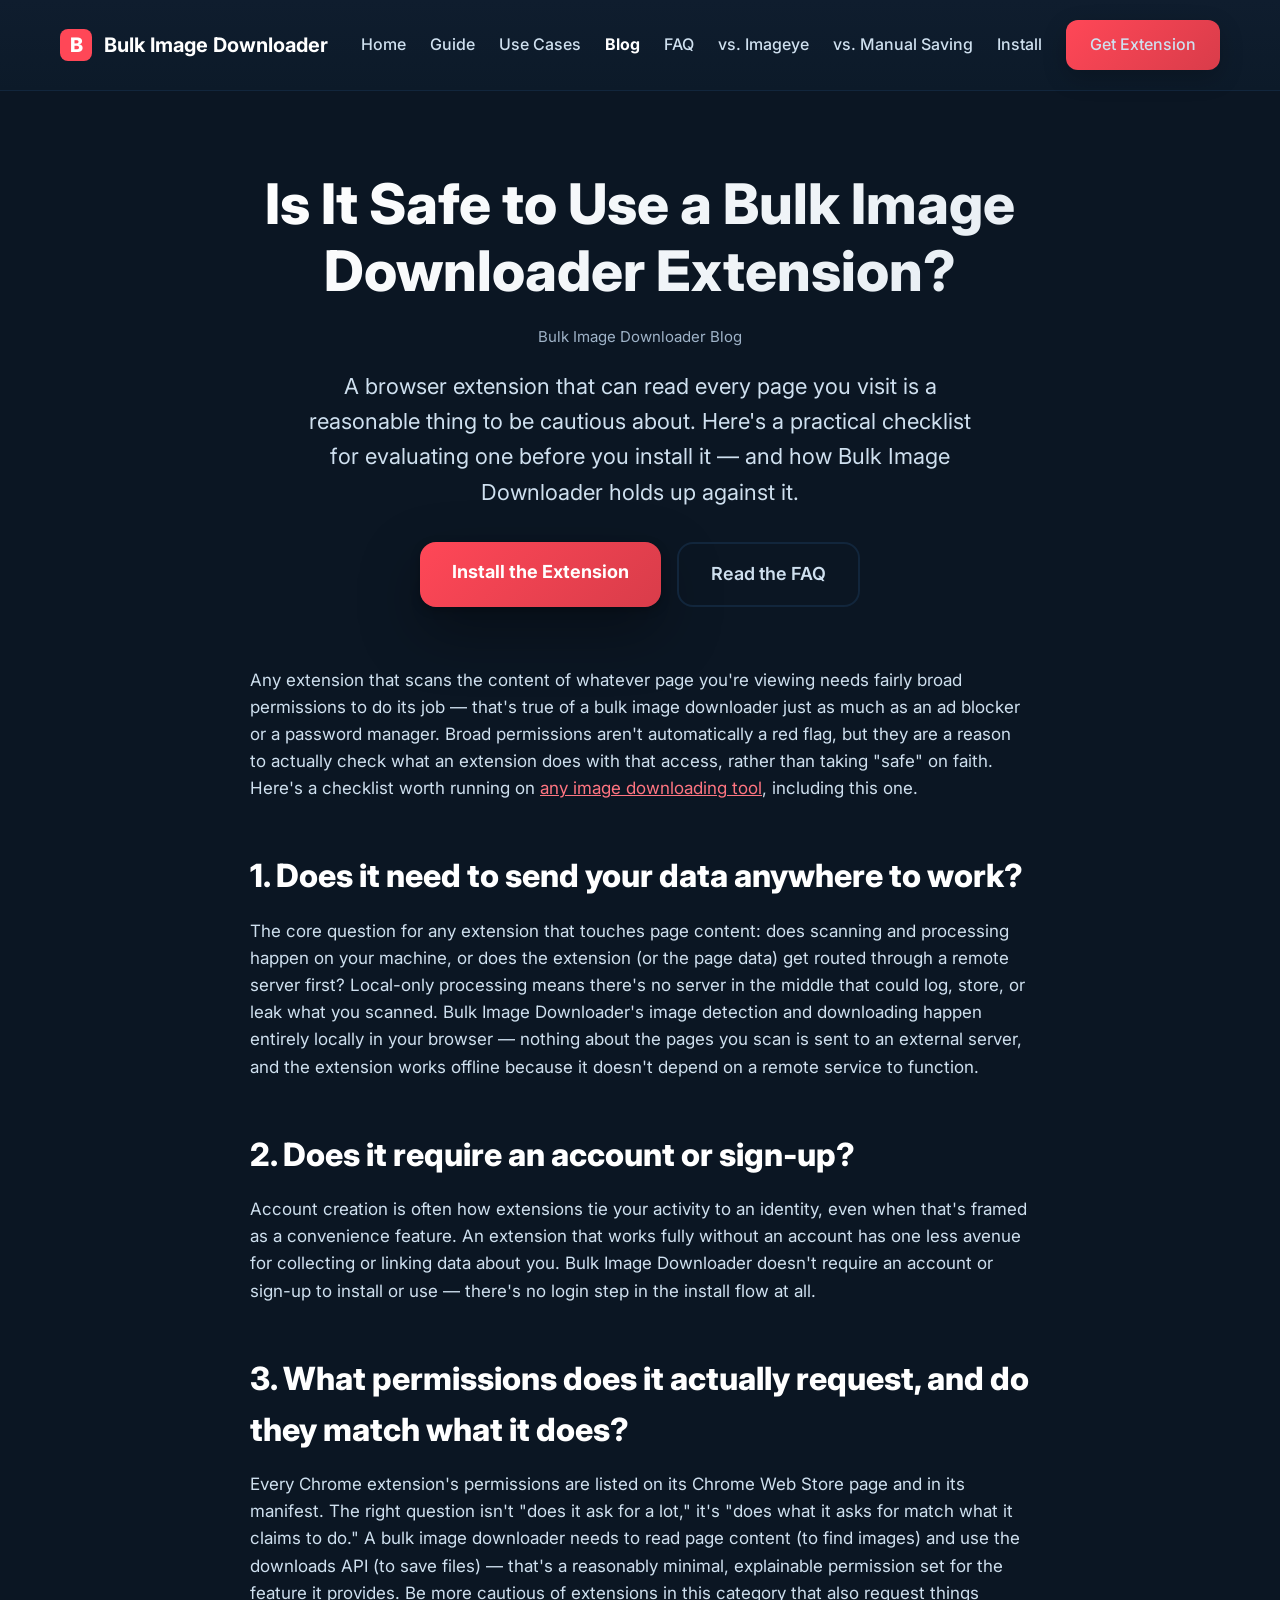
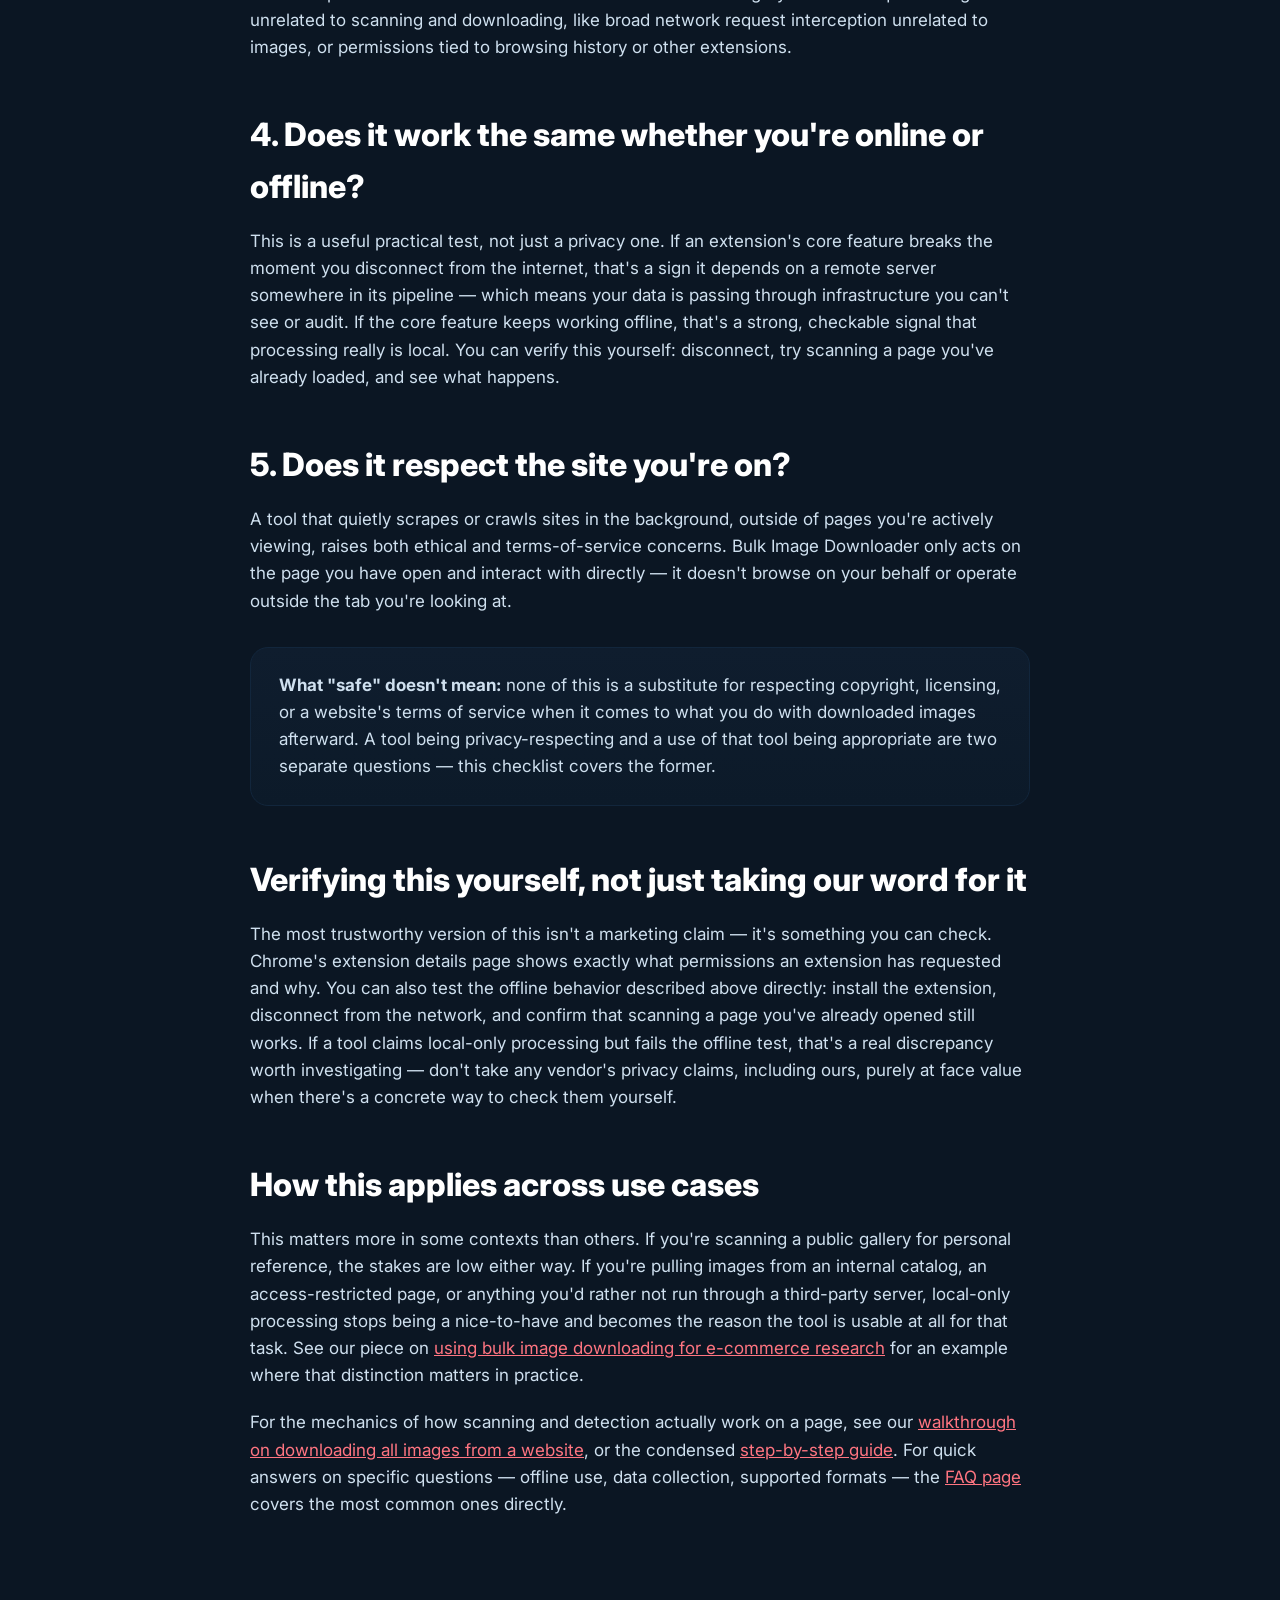
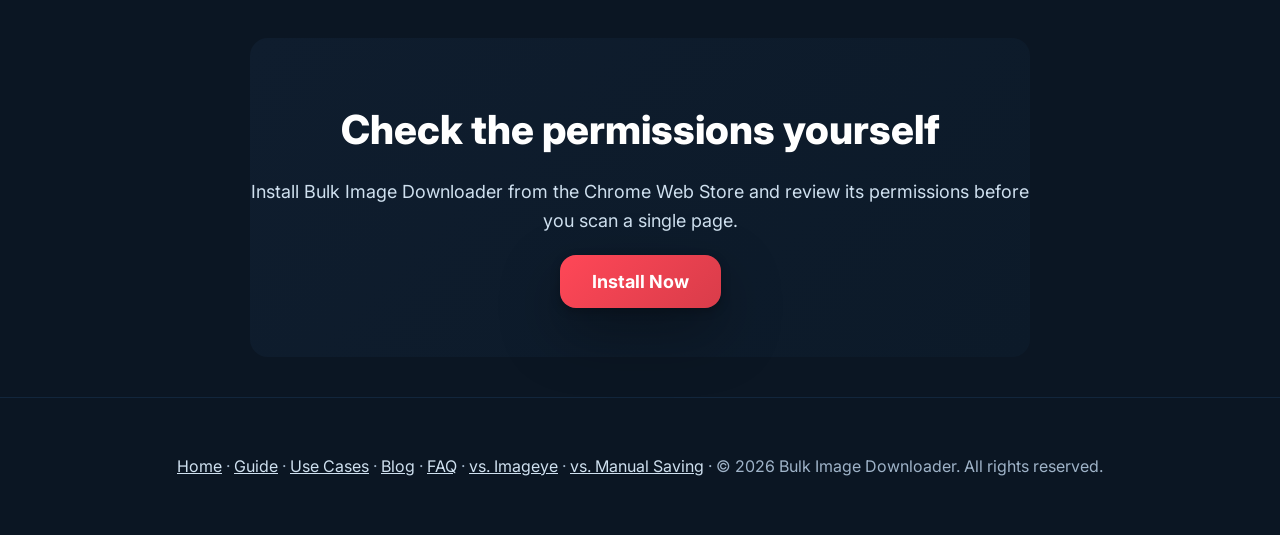
<file: blog/is-it-safe-bulk-image-downloader-extension/index.html>
<!DOCTYPE html>
<html lang="en">
<head>
  <meta charset="utf-8" />
  <meta name="viewport" content="width=device-width, initial-scale=1" />
  <title>Is It Safe to Use a Bulk Image Downloader Extension? A Security Checklist | Bulk Image Downloader</title>
  <meta name="description" content="A practical checklist for evaluating whether a bulk image downloader extension is safe to install: permissions, data collection, offline capability, and what to verify yourself." />
  <meta name="keywords" content="image downloader chrome extension no ads, image downloader no data collection, is bulk image downloader safe, chrome extension permissions safe" />
  <link rel="canonical" href="https://bulk-image-downloader.com/blog/is-it-safe-bulk-image-downloader-extension/" />

  <!-- Open Graph -->
  <meta property="og:type" content="article" />
  <meta property="og:url" content="https://bulk-image-downloader.com/blog/is-it-safe-bulk-image-downloader-extension/" />
  <meta property="og:title" content="Is It Safe to Use a Bulk Image Downloader Extension? A Security Checklist" />
  <meta property="og:description" content="A practical checklist for evaluating whether a bulk image downloader extension is safe to install: permissions, data collection, offline capability, and what to verify yourself." />
  <meta property="og:image" content="https://bulk-image-downloader.com/Landing_Screen_1.png" />
  <meta property="og:site_name" content="Bulk Image Downloader" />

  <!-- Twitter Card -->
  <meta name="twitter:card" content="summary_large_image" />
  <meta name="twitter:title" content="Is It Safe to Use a Bulk Image Downloader Extension? A Security Checklist" />
  <meta name="twitter:description" content="A practical checklist for evaluating whether a bulk image downloader extension is safe to install: permissions, data collection, offline capability, and what to verify yourself." />
  <meta name="twitter:image" content="https://bulk-image-downloader.com/Landing_Screen_1.png" />

  <!-- Google Tag Manager -->
  <script>(function(w,d,s,l,i){w[l]=w[l]||[];w[l].push({'gtm.start':
  new Date().getTime(),event:'gtm.js'});var f=d.getElementsByTagName(s)[0],
  j=d.createElement(s),dl=l!='dataLayer'?'&l='+l:'';j.async=true;j.src=
  'https://www.googletagmanager.com/gtm.js?id='+i+dl;f.parentNode.insertBefore(j,f);
  })(window,document,'script','dataLayer','GTM-KWNNQT8N');</script>
  <!-- End Google Tag Manager -->

  <!-- Umami tracking -->
  <script defer src="https://cloud.umami.is/script.js" data-website-id="cbf2f890-7747-4fc9-b581-79adfbaeee85"></script>

  <!-- Favicons -->
  <link rel="icon" type="image/png" href="/favicon-96x96.png" sizes="96x96" />
  <link rel="icon" type="image/svg+xml" href="/favicon.svg" />
  <link rel="shortcut icon" href="/favicon.ico" />
  <link rel="apple-touch-icon" sizes="180x180" href="/apple-touch-icon.png" />
  <link rel="manifest" href="/site.webmanifest" />

  <!-- Typography -->
  <link rel="preconnect" href="https://fonts.googleapis.com">
  <link rel="preconnect" href="https://fonts.gstatic.com" crossorigin>
  <link href="https://fonts.googleapis.com/css2?family=Inter:wght@400;500;600;700;800&display=swap" rel="stylesheet">

  <link rel="stylesheet" href="/shared/base.css" />
  <style>
    .hero {
      padding: 80px 0 40px;
    }

    @media (max-width: 768px) {
      .hero {
        padding: 60px 0 30px;
      }
    }
  </style>

  <!-- Structured Data: Article -->
  <script type="application/ld+json">
  {
    "@context": "https://schema.org",
    "@type": "Article",
    "headline": "Is It Safe to Use a Bulk Image Downloader Extension? A Security Checklist",
    "description": "A practical checklist for evaluating whether a bulk image downloader extension is safe to install: permissions, data collection, offline capability, and what to verify yourself.",
    "image": "https://bulk-image-downloader.com/Landing_Screen_1.png",
    "author": {
      "@type": "Organization",
      "name": "Bulk Image Downloader"
    },
    "publisher": {
      "@type": "Organization",
      "name": "Bulk Image Downloader",
      "logo": {
        "@type": "ImageObject",
        "url": "https://bulk-image-downloader.com/web-app-manifest-512x512.png"
      }
    },
    "mainEntityOfPage": "https://bulk-image-downloader.com/blog/is-it-safe-bulk-image-downloader-extension/",
    "datePublished": "2026-10-09",
    "dateModified": "2026-10-09"
  }
  </script>
</head>
<body>
  <!-- Google Tag Manager (noscript) -->
  <noscript><iframe src="https://www.googletagmanager.com/ns.html?id=GTM-KWNNQT8N"
  height="0" width="0" style="display:none;visibility:hidden"></iframe></noscript>
  <!-- End Google Tag Manager (noscript) -->

    <header class="header">
    <div class="header-content">
      <a href="/" class="logo">
        <div class="logo-icon">B</div>
        Bulk Image Downloader
      </a>
      <nav class="nav">
        <a href="/" class="nav-link">Home</a>
        <a href="/guide/" class="nav-link">Guide</a>
        <a href="/use-cases/" class="nav-link">Use Cases</a>
        <a href="/blog/" class="nav-link active">Blog</a>
        <a href="/faq/" class="nav-link">FAQ</a>
        <a href="/vs-imageye/" class="nav-link">vs. Imageye</a>
        <a href="/vs-manual-saving/" class="nav-link">vs. Manual Saving</a>
        <a href="/install" class="nav-link">Install</a>
        <a href="https://chromewebstore.google.com/detail/bulk-image-downloader/kbafpfajhhaeilcldcmmjbgjlecnbfgj" class="cta-button" target="_blank">Get Extension</a>
      </nav>
    </div>
  </header>

  <main class="main">
    <article class="article">
      <!-- Hero -->
      <section class="hero">
        <h1>Is It Safe to Use a Bulk Image Downloader Extension?</h1>
        <p class="meta">Bulk Image Downloader Blog</p>
        <p>A browser extension that can read every page you visit is a reasonable thing to be cautious about. Here's a practical checklist for evaluating one before you install it — and how Bulk Image Downloader holds up against it.</p>
        <div class="hero-cta">
          <a href="https://chromewebstore.google.com/detail/bulk-image-downloader/kbafpfajhhaeilcldcmmjbgjlecnbfgj" class="btn-primary" target="_blank">Install the Extension</a>
          <a href="/faq/" class="btn-secondary">Read the FAQ</a>
        </div>
      </section>

      <section class="article-body">
        <p>Any extension that scans the content of whatever page you're viewing needs fairly broad permissions to do its job — that's true of a bulk image downloader just as much as an ad blocker or a password manager. Broad permissions aren't automatically a red flag, but they are a reason to actually check what an extension does with that access, rather than taking "safe" on faith. Here's a checklist worth running on <a href="/vs-imageye/">any image downloading tool</a>, including this one.</p>

        <h2>1. Does it need to send your data anywhere to work?</h2>
        <p>The core question for any extension that touches page content: does scanning and processing happen on your machine, or does the extension (or the page data) get routed through a remote server first? Local-only processing means there's no server in the middle that could log, store, or leak what you scanned. Bulk Image Downloader's image detection and downloading happen entirely locally in your browser — nothing about the pages you scan is sent to an external server, and the extension works offline because it doesn't depend on a remote service to function.</p>

        <h2>2. Does it require an account or sign-up?</h2>
        <p>Account creation is often how extensions tie your activity to an identity, even when that's framed as a convenience feature. An extension that works fully without an account has one less avenue for collecting or linking data about you. Bulk Image Downloader doesn't require an account or sign-up to install or use — there's no login step in the install flow at all.</p>

        <h2>3. What permissions does it actually request, and do they match what it does?</h2>
        <p>Every Chrome extension's permissions are listed on its Chrome Web Store page and in its manifest. The right question isn't "does it ask for a lot," it's "does what it asks for match what it claims to do." A bulk image downloader needs to read page content (to find images) and use the downloads API (to save files) — that's a reasonably minimal, explainable permission set for the feature it provides. Be more cautious of extensions in this category that also request things unrelated to scanning and downloading, like broad network request interception unrelated to images, or permissions tied to browsing history or other extensions.</p>

        <h2>4. Does it work the same whether you're online or offline?</h2>
        <p>This is a useful practical test, not just a privacy one. If an extension's core feature breaks the moment you disconnect from the internet, that's a sign it depends on a remote server somewhere in its pipeline — which means your data is passing through infrastructure you can't see or audit. If the core feature keeps working offline, that's a strong, checkable signal that processing really is local. You can verify this yourself: disconnect, try scanning a page you've already loaded, and see what happens.</p>

        <h2>5. Does it respect the site you're on?</h2>
        <p>A tool that quietly scrapes or crawls sites in the background, outside of pages you're actively viewing, raises both ethical and terms-of-service concerns. Bulk Image Downloader only acts on the page you have open and interact with directly — it doesn't browse on your behalf or operate outside the tab you're looking at.</p>

        <div class="callout">
          <p><strong>What "safe" doesn't mean:</strong> none of this is a substitute for respecting copyright, licensing, or a website's terms of service when it comes to what you do with downloaded images afterward. A tool being privacy-respecting and a use of that tool being appropriate are two separate questions — this checklist covers the former.</p>
        </div>

        <h2>Verifying this yourself, not just taking our word for it</h2>
        <p>The most trustworthy version of this isn't a marketing claim — it's something you can check. Chrome's extension details page shows exactly what permissions an extension has requested and why. You can also test the offline behavior described above directly: install the extension, disconnect from the network, and confirm that scanning a page you've already opened still works. If a tool claims local-only processing but fails the offline test, that's a real discrepancy worth investigating — don't take any vendor's privacy claims, including ours, purely at face value when there's a concrete way to check them yourself.</p>

        <h2>How this applies across use cases</h2>
        <p>This matters more in some contexts than others. If you're scanning a public gallery for personal reference, the stakes are low either way. If you're pulling images from an internal catalog, an access-restricted page, or anything you'd rather not run through a third-party server, local-only processing stops being a nice-to-have and becomes the reason the tool is usable at all for that task. See our piece on <a href="/blog/ecommerce-product-image-research/">using bulk image downloading for e-commerce research</a> for an example where that distinction matters in practice.</p>

        <p>For the mechanics of how scanning and detection actually work on a page, see our <a href="/blog/how-to-download-all-images-from-a-website/">walkthrough on downloading all images from a website</a>, or the condensed <a href="/guide/">step-by-step guide</a>. For quick answers on specific questions — offline use, data collection, supported formats — the <a href="/faq/">FAQ page</a> covers the most common ones directly.</p>
      </section>

      <!-- CTA -->
      <section class="cta-section">
        <h2>Check the permissions yourself</h2>
        <p>Install Bulk Image Downloader from the Chrome Web Store and review its permissions before you scan a single page.</p>
        <a href="https://chromewebstore.google.com/detail/bulk-image-downloader/kbafpfajhhaeilcldcmmjbgjlecnbfgj" class="btn-primary" target="_blank">Install Now</a>
      </section>
    </article>
  </main>

    <footer class="footer">
    <p><a href="/">Home</a> · <a href="/guide/">Guide</a> · <a href="/use-cases/">Use Cases</a> · <a href="/blog/">Blog</a> · <a href="/faq/">FAQ</a> · <a href="/vs-imageye/">vs. Imageye</a> · <a href="/vs-manual-saving/">vs. Manual Saving</a> · © 2026 Bulk Image Downloader. All rights reserved.</p>
  </footer>
</body>
</html>
</file>
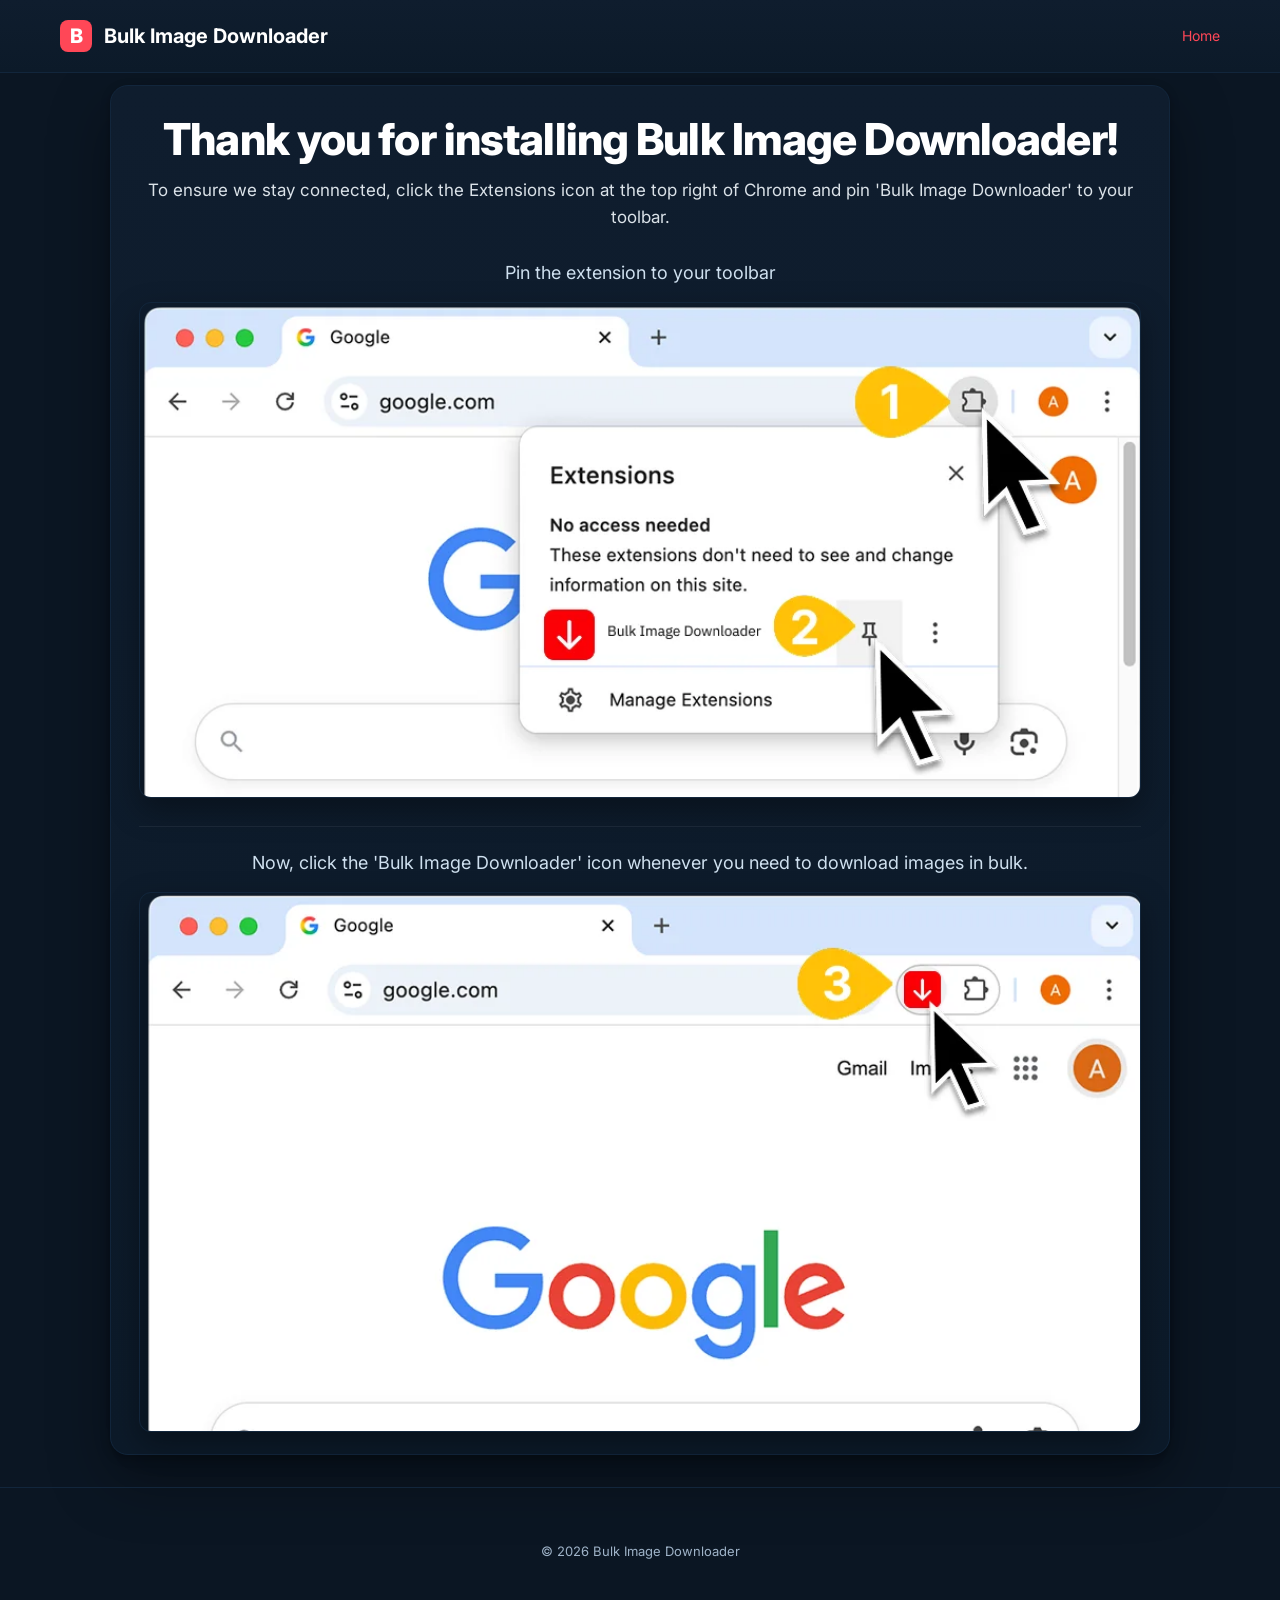
<file: install.html>
<!DOCTYPE html>
<html lang="en">
<head>
  <meta charset="utf-8" />
  <meta name="viewport" content="width=device-width, initial-scale=1" />
  <title>Installation Guide - Bulk Image Downloader</title>
  <meta name="description" content="Step-by-step installation guide for Bulk Image Downloader Chrome extension. Learn how to pin and use the extension." />
  <meta name="robots" content="noindex, follow" />
  <link rel="canonical" href="https://bulk-image-downloader.com/install" />

  <!-- Umami tracking -->
  <script defer src="https://cloud.umami.is/script.js" data-website-id="cbf2f890-7747-4fc9-b581-79adfbaeee85"></script>
  
  <!-- Favicons -->
  <link rel="icon" type="image/png" href="/favicon-96x96.png" sizes="96x96" />
  <link rel="icon" type="image/svg+xml" href="/favicon.svg" />
  <link rel="shortcut icon" href="/favicon.ico" />
  <link rel="apple-touch-icon" sizes="180x180" href="/apple-touch-icon.png" />
  <link rel="manifest" href="/site.webmanifest" />
  
  <!-- Typography -->
  <link rel="preconnect" href="https://fonts.googleapis.com">
  <link rel="preconnect" href="https://fonts.gstatic.com" crossorigin>
  <link href="https://fonts.googleapis.com/css2?family=Inter:wght@400;600;700;800&display=swap" rel="stylesheet">

  <link rel="stylesheet" href="/shared/base.css" />
  <style>
    .breadcrumb {
      display: flex;
      align-items: center;
      gap: 8px;
      color: var(--text-muted);
      font-size: 14px;
    }

    .breadcrumb a {
      color: var(--accent);
      text-decoration: none;
    }

    .breadcrumb a:hover {
      text-decoration: underline;
    }

    /* Main content */
    .main {
      max-width: 1100px;
      margin: 12px auto 32px;
      padding: 0 20px;
    }

    /* Panel */
    .panel {
      background: linear-gradient(180deg, var(--card-bg), var(--card-bg-2));
      border: 1px solid var(--card-border);
      border-radius: var(--radius);
      box-shadow: var(--shadow);
      padding: 28px 28px 22px;
    }

    .panel__header {
      text-align: center;
      margin-bottom: 28px;
    }

    .panel__icon {
      display: inline-flex;
      align-items: center;
      justify-content: center;
      width: 72px;
      height: 72px;
      border-radius: 50%;
      background: #0f2a44;
      border: 1px solid #12314e;
      color: var(--accent);
      box-shadow: 0 4px 12px rgba(0,0,0,.25) inset;
      margin: 4px auto 18px;
      font-size: 36px;
    }

    .panel__header h1 {
      font-size: clamp(28px, 4.4vw, 44px);
      line-height: 1.15;
      letter-spacing: -.02em;
      margin: 0 0 12px;
      font-weight: 800;
      color: #fff;
      text-wrap: balance;
    }

    .panel__header p {
      margin: 0;
      font-size: 17px;
      color: var(--text-hero);
      opacity: .95;
    }

    .panel__section + .panel__section {
      margin-top: 28px;
      padding-top: 22px;
      border-top: 1px solid rgba(255,255,255,.06);
    }

    .panel__caption {
      color: var(--text-muted);
      font-size: clamp(16px, 2.1vw, 18px);
      margin: 0 0 14px;
      text-align: center;
    }

    .panel__media {
      display: block;
      width: 100%;
      height: auto;
      border-radius: 12px;
      border: 1px solid var(--card-border);
      box-shadow: 0 12px 30px rgba(0,0,0,.35);
      max-height: 60vh;
      object-fit: cover;
      object-position: top;
    }

    /* CTA Section */
    .cta-section {
      background: linear-gradient(135deg, var(--card-bg), var(--card-bg-2));
      border: 1px solid var(--card-border);
      border-radius: var(--radius);
      padding: 40px;
      text-align: center;
      margin: 40px 0;
    }

    .cta-section h2 {
      font-size: 28px;
      font-weight: 800;
      margin: 0 0 16px;
      color: #fff;
    }

    .cta-section p {
      font-size: 18px;
      color: var(--text-muted);
      margin: 0 0 32px;
    }

    .cta-button {
      padding: 16px 32px;
      border-radius: 16px;
      font-size: 18px;
      display: inline-block;
    }

    /* Footer */
    .footer {
      font-size: 13px;
    }

    /* Responsive */
    @media (max-width: 768px) {
      .header-content {
        text-align: center;
      }

      .panel {
        padding: 20px;
      }

      .cta-section {
        padding: 32px 20px;
      }
    }
  </style>
</head>
<body>

  <header class="header">
    <div class="header-content">
      <a href="/" class="logo">
        <div class="logo-icon">B</div>
        Bulk Image Downloader
      </a>
      <div class="breadcrumb">
        <a href="/">Home</a>
      </div>
    </div>
  </header>

  <main class="main">
    <section class="panel" aria-label="Installation guide">
      <div class="panel__header">
        <h1>Thank you for installing Bulk Image Downloader!</h1>
        <p>To ensure we stay connected, click the Extensions icon at the top right of Chrome and pin 'Bulk Image Downloader' to your toolbar.</p>
      </div>

      <div class="panel__section">
        <p class="panel__caption">Pin the extension to your toolbar</p>
        <picture>
          <source srcset="Landing_Screen_1.webp" type="image/webp" />
          <img class="panel__media" src="Landing_Screen_1.png" width="948" height="469" alt="Chrome toolbar with the Extensions menu open: step 1 points to the puzzle-piece Extensions icon, step 2 points to the pin icon next to Bulk Image Downloader" />
        </picture>
      </div>

      <div class="panel__section">
        <p class="panel__caption">Now, click the 'Bulk Image Downloader' icon whenever you need to download images in bulk.</p>
        <picture>
          <source srcset="Landing_Screen_2.webp" type="image/webp" />
          <img class="panel__media" src="Landing_Screen_2.png" width="949" height="582" loading="lazy" alt="Step 3: the red Bulk Image Downloader download-arrow icon pinned in the Chrome toolbar, ready to click" />
        </picture>
      </div>
    </section>

  </main>

  <footer class="footer">
    <p>© 2026 Bulk Image Downloader</p>
  </footer>
</body>
</html>
</file>
<file: shared/base.css>
/* Shared base.css — common structure/behavior across all 4 product sites.
   Only --accent is overridden per site; everything else stays identical so the
   4 copies can be diffed/kept in sync. Load this BEFORE the page's own <style>
   block, which should only contain what's unique to that page. */

:root {
  --brand: #0A1625;
  --body: #0b1623;
  --card-bg: #0f1d2e;
  --card-bg-2: #0c1a29;
  --card-border: #12263c;
  --text-hero: #e6edf3;
  --text-muted: #cfe0ef;
  --muted: #9fb3c8;
  --radius: 18px;
  --accent: #ff4757; /* bulk-image-downloader brand color (overridden from the shared default) */
  --accent-hover: color-mix(in srgb, var(--accent) 85%, black);
  --accent-light: color-mix(in srgb, var(--accent) 75%, white);
  --shadow: 0 24px 60px rgba(0, 0, 0, .35), 0 3px 10px rgba(0, 0, 0, .25);
  --shadow-sm: 0 8px 25px rgba(0, 0, 0, .2);
  --container-max: 1200px;
  --gap-section: clamp(40px, 8vw, 80px);
}

* { box-sizing: border-box; }
html, body { height: 100%; }
body {
  margin: 0;
  font-family: Inter, system-ui, -apple-system, "Segoe UI", Roboto, Helvetica, Arial, sans-serif;
  background: var(--body);
  color: #dbe7f3;
  line-height: 1.6;
}

/* Fallback colour for unclassed in-text links: the browser default (#0000ee) is
   unreadable on the dark background. Element-level specificity, so any page or
   component rule (.nav a, .btn-primary, footer a, ...) still overrides it. */
a {
  color: var(--accent-light);
}

/* ---------- Shared layout containers ---------- */

.wrap,
.main {
  max-width: var(--container-max);
  margin: 0 auto;
  padding: 0 20px;
}

.article {
  max-width: 780px;
  margin: 0 auto;
}

/* ---------- Header / nav ---------- */

.header {
  background: linear-gradient(180deg, var(--card-bg), var(--card-bg-2));
  border-bottom: 1px solid var(--card-border);
  padding: 20px 0;
  position: sticky;
  top: 0;
  z-index: 100;
}

.header-content {
  max-width: var(--container-max);
  margin: 0 auto;
  padding: 0 20px;
  display: flex;
  align-items: center;
  justify-content: space-between;
  gap: 16px;
}

.logo {
  display: flex;
  align-items: center;
  gap: 12px;
  font-size: 20px;
  font-weight: 700;
  color: #fff;
  text-decoration: none;
  flex-shrink: 0;
}

.logo-icon {
  width: 32px;
  height: 32px;
  background: var(--accent);
  border-radius: 8px;
  display: flex;
  align-items: center;
  justify-content: center;
  color: white;
  font-weight: 800;
  flex-shrink: 0;
}

.nav {
  display: flex;
  gap: 24px;
  align-items: center;
  flex-wrap: wrap;
  justify-content: flex-end;
}

.nav-link,
.nav a {
  color: var(--text-muted);
  text-decoration: none;
  font-weight: 500;
  transition: color 0.2s;
}

.nav-link:hover,
.nav a:hover {
  color: #fff;
}

/* Current-page indicator, set by the partial-include generator's {{active:KEY}} marker */
.nav-link.active {
  color: #fff;
  font-weight: 700;
}

/* Header-less pages (nav sits directly inside .wrap): centre it and give it breathing room */
.wrap > .nav {
  justify-content: center;
  margin: 40px 0;
}

.cta-button {
  background: linear-gradient(135deg, var(--accent), var(--accent-hover));
  color: white;
  padding: 12px 24px;
  border-radius: 12px;
  text-decoration: none;
  font-weight: 600;
  transition: all 0.2s;
  box-shadow: var(--shadow-sm);
  white-space: nowrap;
}

.cta-button:hover {
  transform: translateY(-2px);
  box-shadow: 0 12px 35px rgba(0, 0, 0, 0.3);
}

/* ---------- Hero ---------- */

.hero {
  text-align: center;
  padding: 80px 0 60px;
}

.hero h1 {
  font-size: clamp(30px, 5vw, 56px);
  font-weight: 800;
  line-height: 1.2;
  margin: 0 0 20px;
  background: linear-gradient(135deg, #fff, var(--text-hero));
  -webkit-background-clip: text;
  -webkit-text-fill-color: transparent;
  background-clip: text;
}

.hero .meta {
  color: var(--muted);
  font-size: 15px;
  margin-bottom: 20px;
}

.hero p {
  font-size: clamp(17px, 2.5vw, 22px);
  color: var(--text-muted);
  margin: 0 0 32px;
  max-width: 680px;
  margin-left: auto;
  margin-right: auto;
}

.hero-cta {
  display: flex;
  gap: 16px;
  justify-content: center;
  flex-wrap: wrap;
}

.btn-primary {
  background: linear-gradient(135deg, var(--accent), var(--accent-hover));
  color: white;
  padding: 16px 32px;
  border-radius: 16px;
  text-decoration: none;
  font-weight: 700;
  font-size: 18px;
  transition: all 0.2s;
  box-shadow: var(--shadow);
  text-align: center;
}

.btn-primary:hover {
  transform: translateY(-3px);
  box-shadow: 0 20px 50px rgba(0, 0, 0, 0.4);
}

.btn-secondary {
  background: transparent;
  color: var(--text-muted);
  padding: 16px 32px;
  border: 2px solid var(--card-border);
  border-radius: 16px;
  text-decoration: none;
  font-weight: 600;
  font-size: 18px;
  transition: all 0.2s;
  text-align: center;
}

.btn-secondary:hover {
  border-color: var(--accent);
  color: var(--accent);
}

/* ---------- Section headers ---------- */

.section-header {
  text-align: center;
  margin-bottom: 60px;
}

.section-title {
  font-size: clamp(28px, 4vw, 44px);
  font-weight: 800;
  margin: 0 0 16px;
  color: #fff;
}

.section-subtitle {
  font-size: clamp(16px, 2vw, 20px);
  color: var(--text-muted);
  margin: 0;
  max-width: 700px;
  margin-left: auto;
  margin-right: auto;
}

/* ---------- Feature / card grids (mobile-safe: no minmax(300px,...) on narrow screens) ---------- */

.features-grid,
.features {
  display: grid;
  grid-template-columns: repeat(auto-fit, minmax(260px, 1fr));
  gap: 28px;
  margin-top: 40px;
}

.feature-card {
  background: linear-gradient(180deg, var(--card-bg), var(--card-bg-2));
  border: 1px solid var(--card-border);
  border-radius: var(--radius);
  padding: 28px;
  text-align: center;
  transition: transform 0.2s, box-shadow 0.2s;
}

.feature-card:hover {
  transform: translateY(-4px);
  box-shadow: var(--shadow);
}

/* Modifier: left-align a feature-card used for Q&A / list content instead of a centered pitch */
.feature-card--left {
  text-align: left;
}

.feature-icon {
  width: 60px;
  height: 60px;
  background: linear-gradient(135deg, var(--accent), var(--accent-light));
  border-radius: 16px;
  display: flex;
  align-items: center;
  justify-content: center;
  margin: 0 auto 20px;
  font-size: 26px;
}

.feature-title,
.feature-card h3 {
  font-size: 20px;
  font-weight: 700;
  margin: 0 0 12px;
  color: #fff;
}

.feature-description,
.feature-card p {
  color: var(--text-muted);
  margin: 0;
  line-height: 1.6;
}

/* ---------- Benefits / checklist ---------- */

.benefits-list {
  list-style: none;
  padding: 0;
  margin: 0;
}

.benefits-list li {
  display: flex;
  align-items: flex-start;
  gap: 12px;
  margin-bottom: 16px;
  color: var(--text-muted);
}

.benefits-list li::before {
  content: "✓";
  color: var(--accent);
  font-weight: 700;
  font-size: 18px;
}

.benefits-list--narrow {
  max-width: 700px;
  margin: 0 auto;
}

/* ---------- Benefits section (was hand-copied identically into index/guide/use-cases <style> blocks) ---------- */

.benefits {
  padding: 60px 0;
  background: linear-gradient(180deg, transparent, rgba(255, 71, 87, 0.05));
}

.benefits-content {
  display: grid;
  grid-template-columns: 1fr 1fr;
  gap: 80px;
  align-items: center;
}

/* Modifier: single centered column (used by the "Perfect for Everyone" persona section) */
.benefits-content--center {
  grid-template-columns: 1fr;
  text-align: center;
  max-width: 800px;
  margin: 0 auto;
}

/* Modifier: single narrow column, left-aligned (used by explainer-only benefits sections) */
.benefits-content--narrow {
  grid-template-columns: 1fr;
  max-width: 800px;
  margin: 0 auto;
}

.benefits-text h2 {
  font-size: clamp(28px, 4vw, 40px);
  font-weight: 800;
  margin: 0 0 24px;
  color: #fff;
}

.benefits-text p {
  font-size: 18px;
  color: var(--text-muted);
  margin: 0 0 24px;
}

/* Modifier: larger hero-style heading/lead for the persona section */
.benefits-text--hero h2 {
  font-size: clamp(32px, 4vw, 48px);
  margin-bottom: 24px;
}

.benefits-text--hero p {
  font-size: 20px;
  margin-bottom: 40px;
}

.benefits-visual {
  text-align: center;
}

.benefits-visual img {
  max-width: 100%;
  height: auto;
  border-radius: 16px;
  box-shadow: var(--shadow);
}

/* ---------- Persona / "who it's for" cards (previously 6 hand-copied inline-style blocks on index.html) ---------- */

.persona-grid {
  display: grid;
  grid-template-columns: repeat(auto-fit, minmax(300px, 1fr));
  gap: 24px;
  margin-top: 40px;
}

.persona-card {
  background: linear-gradient(180deg, var(--card-bg), var(--card-bg-2));
  border: 1px solid var(--card-border);
  border-radius: 16px;
  padding: 24px;
  text-align: left;
  transition: transform 0.2s, box-shadow 0.2s;
}

.persona-card:hover {
  transform: translateY(-4px);
  box-shadow: var(--shadow-sm);
}

.persona-card__header {
  display: flex;
  align-items: center;
  gap: 12px;
  margin-bottom: 12px;
}

.persona-card__check {
  width: 24px;
  height: 24px;
  background: var(--accent);
  border-radius: 50%;
  display: flex;
  align-items: center;
  justify-content: center;
  color: white;
  font-weight: 700;
  font-size: 14px;
  flex-shrink: 0;
}

.persona-card h3 {
  margin: 0;
  color: #fff;
  font-size: 18px;
  font-weight: 600;
}

.persona-card p {
  margin: 0;
  color: var(--text-muted);
  font-size: 14px;
}

/* ---------- Small section-spacing utilities (replace one-off inline padding/margin overrides) ---------- */

.section-pad-t20 { padding: 20px 0 0; }
.section-pad-t20-b40 { padding: 20px 0 40px; }
.section-pad-t20-b60 { padding: 20px 0 60px; }
.section-pad-b60 { padding: 0 0 60px; }
.section-pad-b20 { padding: 0 0 20px; }

.features-section {
  padding-top: 40px;
}

.section-header--tight {
  margin-bottom: 40px;
}

.section-title--md {
  font-size: clamp(28px, 3.5vw, 40px);
}

.features-grid--flush {
  margin-top: 0;
}

/* Shared "list of Q&A cards" wrapper (was a repeated inline style on index/guide/faq) */
.qa-list {
  max-width: 800px;
  margin: 0 auto;
  display: grid;
  gap: 20px;
}

.link-accent {
  color: var(--accent);
}

/* ---------- FAQ accordion (plain CSS, no JS) — for future Q&A sections ---------- */

.faq-accordion {
  background: linear-gradient(180deg, var(--card-bg), var(--card-bg-2));
  border: 1px solid var(--card-border);
  border-radius: var(--radius);
  padding: 4px 24px;
  margin-bottom: 12px;
}

.faq-accordion summary {
  cursor: pointer;
  list-style: none;
  padding: 20px 0;
  font-size: 18px;
  font-weight: 700;
  color: #fff;
  display: flex;
  align-items: center;
  justify-content: space-between;
  gap: 16px;
}

.faq-accordion summary::-webkit-details-marker {
  display: none;
}

.faq-accordion summary::after {
  content: "+";
  font-size: 22px;
  color: var(--accent);
  flex-shrink: 0;
  transition: transform 0.2s;
}

.faq-accordion[open] summary::after {
  transform: rotate(45deg);
}

.faq-accordion p {
  color: var(--text-muted);
  margin: 0 0 20px;
  line-height: 1.6;
}

/* ---------- Article body (blog/guide copy) ---------- */

.article-body {
  padding: 20px 0 60px;
}

.article-body h2 {
  font-size: clamp(24px, 3vw, 32px);
  font-weight: 800;
  color: #fff;
  margin: 48px 0 16px;
}

.article-body h3 {
  font-size: 20px;
  font-weight: 700;
  color: #fff;
  margin: 32px 0 12px;
}

.article-body p {
  font-size: 17px;
  color: var(--text-muted);
  margin: 0 0 20px;
}

.article-body a {
  color: var(--accent-light);
}

.article-body ul,
.article-body ol {
  color: var(--text-muted);
  font-size: 17px;
  padding-left: 24px;
  margin: 0 0 20px;
}

.article-body li {
  margin-bottom: 10px;
}

.callout {
  background: linear-gradient(180deg, var(--card-bg), var(--card-bg-2));
  border: 1px solid var(--card-border);
  border-radius: var(--radius);
  padding: 24px 28px;
  margin: 32px 0;
}

.callout p {
  margin: 0;
}

/* ---------- Comparison tables: desktop = table, mobile (<=768px) = stacked cards ---------- */

.compare-table-wrap,
.comparison-table-wrap {
  overflow-x: auto;
  margin: 32px 0;
  border: 1px solid var(--card-border);
  border-radius: var(--radius);
}

table.compare-table,
table.comparison-table {
  width: 100%;
  border-collapse: collapse;
  font-size: 16px;
}

table.compare-table th,
table.compare-table td,
table.comparison-table th,
table.comparison-table td {
  padding: 16px 18px;
  text-align: left;
  border-bottom: 1px solid var(--card-border);
  color: var(--text-muted);
}

table.compare-table th,
table.comparison-table th {
  background: var(--card-bg-2);
  color: #fff;
  font-weight: 700;
}

table.compare-table tr:last-child td,
table.comparison-table tr:last-child td {
  border-bottom: none;
}

table.compare-table td.dash {
  color: var(--muted);
}

.table-footnote {
  font-size: 14px;
  color: var(--muted);
  margin: -12px 0 32px;
}

/* ---------- CTA / Footer ---------- */

.cta-section {
  padding: 60px 0;
  text-align: center;
  background: linear-gradient(135deg, var(--card-bg), var(--card-bg-2));
  border-radius: var(--radius);
  margin: 40px 0;
}

.cta-section h2 {
  font-size: clamp(28px, 4vw, 40px);
  font-weight: 800;
  margin: 0 0 16px;
  color: #fff;
}

.cta-section p {
  font-size: 18px;
  color: var(--text-muted);
  margin: 0 0 32px;
}

.footer {
  border-top: 1px solid var(--card-border);
  padding: 40px 0;
  text-align: center;
  color: var(--muted);
}

.footer a {
  color: var(--text-muted);
}

/* ================= Responsive: 3 required breakpoints ================= */

/* Tablet: mainly guard against comparison-table overflow and 2-col grids getting tight */
@media (max-width: 1024px) {
  .features-grid,
  .features {
    gap: 20px;
  }
}

/* Main breakpoint — every page must behave correctly here */
@media (max-width: 768px) {
  .header-content {
    flex-direction: column;
    gap: 14px;
    align-items: stretch;
  }

  .nav {
    gap: 14px;
    justify-content: center;
  }

  .hero {
    padding: 44px 0 32px;
  }

  .hero-cta {
    flex-direction: column;
    align-items: center;
  }

  .features-grid,
  .features {
    grid-template-columns: 1fr;
  }

  .section-header {
    margin-bottom: 36px;
  }

  .benefits-content {
    grid-template-columns: 1fr;
    gap: 40px;
  }

  /* Comparison tables become stacked cards instead of a horizontally-scrolling table.
     Requires each <td> to carry data-label="<column header text>" in markup. */
  .compare-table-wrap table,
  .comparison-table-wrap table {
    border: 0;
  }

  .compare-table-wrap table thead,
  .comparison-table-wrap table thead {
    display: none;
  }

  .compare-table-wrap table tr,
  .comparison-table-wrap table tr {
    display: block;
    border-bottom: 1px solid var(--card-border);
    padding: 16px 18px;
  }

  .compare-table-wrap table tr:last-child,
  .comparison-table-wrap table tr:last-child {
    border-bottom: 0;
  }

  .compare-table-wrap table td,
  .comparison-table-wrap table td {
    display: block;
    border-bottom: none;
    padding: 6px 0;
  }

  .compare-table-wrap table td[data-label]::before,
  .comparison-table-wrap table td[data-label]::before {
    content: attr(data-label);
    display: block;
    font-size: 12px;
    font-weight: 700;
    text-transform: uppercase;
    letter-spacing: .04em;
    color: var(--muted);
    margin-bottom: 4px;
  }

  table.compare-table td:first-child,
  table.comparison-table td:first-child {
    color: #fff;
    font-weight: 700;
  }
}

/* Small phones */
@media (max-width: 480px) {
  .hero {
    padding: 36px 0 24px;
  }

  .btn-primary,
  .btn-secondary,
  .cta-button {
    width: 100%;
  }

  .hero-cta {
    width: 100%;
  }
}
</file>
